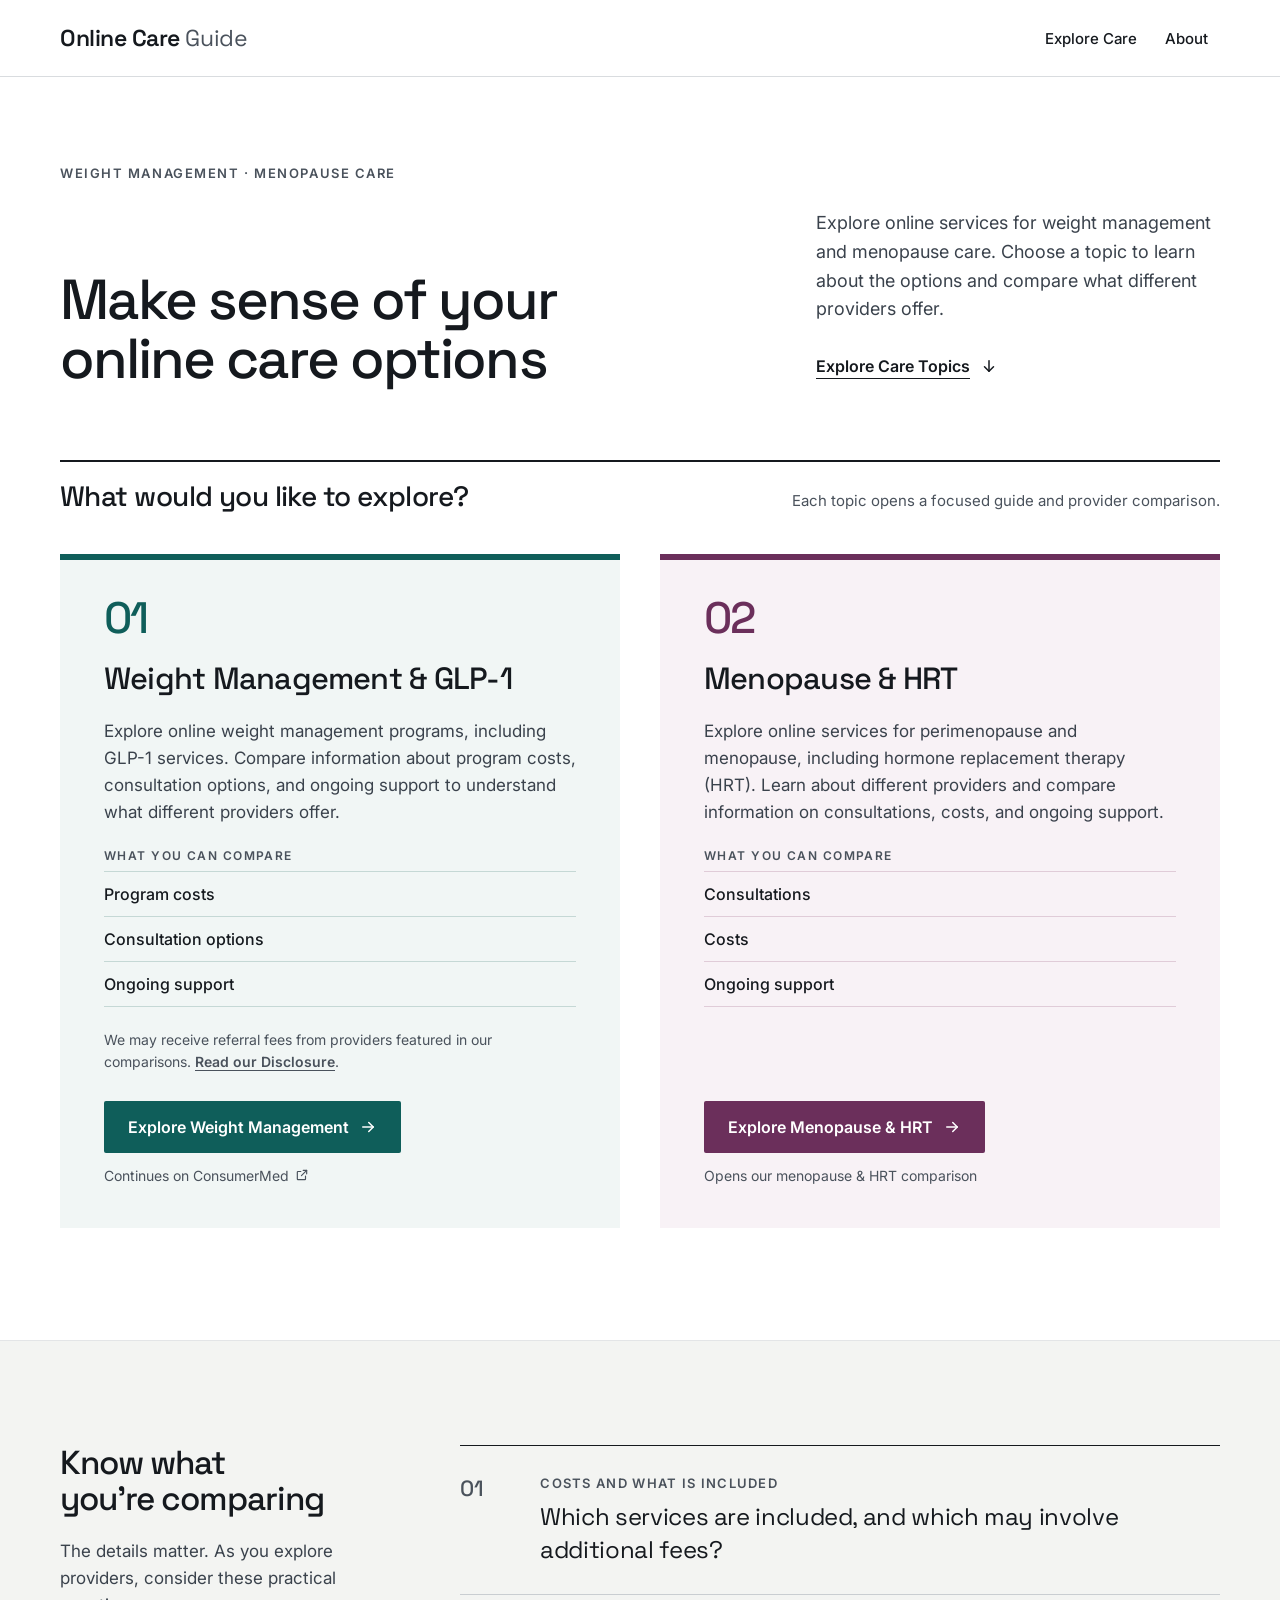
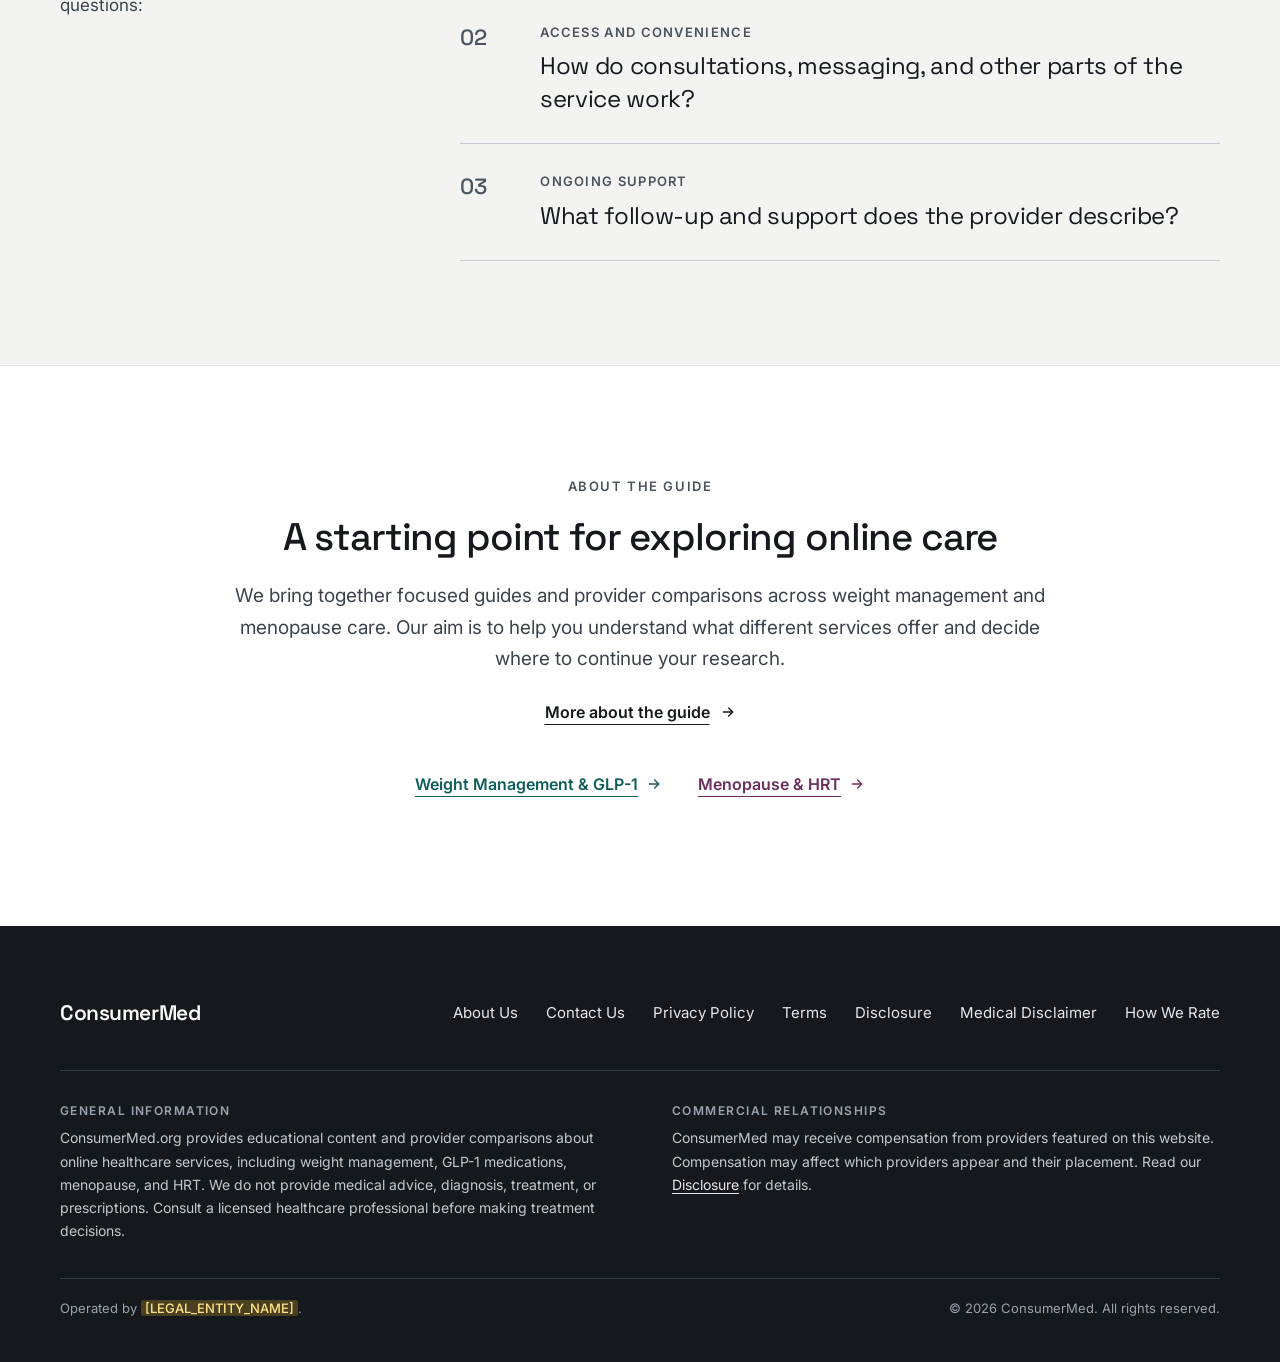
<file: index.html>
<!doctype html>
<!--
  Online Care Guide — homepage, design direction A3. Styles: assets/site.css.

  SWITCHES on <html>:
  - data-brand="separate" (umbrella site, default) | "consumermed" (ConsumerMed root page).
    Swaps the wordmark, weight attribution, ownership note, footer commercial text and copyright name.
    ConsumerMed mode also needs both data-todo="WEIGHT" hrefs changed and the content-pack section 7
    substitutions applied to every page.
  - data-hrt="active" (HRT comparison is live) | "interim" (unavailable; links go to menopause-hrt/).
    Set the same value on every page.

  BEFORE GOING LIVE: resolve every data-todo and every highlighted field in square brackets; no placeholder may remain. See 04-publishing.
-->
<html lang="en" data-brand="separate" data-hrt="active">
<head>
<meta charset="utf-8">
<meta name="viewport" content="width=device-width, initial-scale=1">
<title>Online Care Guide | Weight Management and Menopause Care</title>
<meta name="description" content="Explore online care resources for weight management and menopause. Compare program information, understand practical differences, and continue your research.">
<meta property="og:title" content="Online Care Guide">
<meta property="og:description" content="A starting point for exploring online weight management and menopause care.">
<meta property="og:type" content="website">
<!-- INTERIM: keeps the working-title site out of search results. Remove at the final launch. -->
<meta name="robots" content="noindex">
<link rel="preconnect" href="https://fonts.googleapis.com">
<link rel="preconnect" href="https://fonts.gstatic.com" crossorigin>
<link rel="stylesheet" href="https://fonts.googleapis.com/css2?family=Inter:wght@400;500;600&family=Space+Grotesk:wght@400;500;600&display=swap">
<link rel="stylesheet" href="assets/site.css">
</head>
<body>
<a class="skip-link" href="#main">Skip to content</a>

<header class="site-header">
  <div class="container site-header__bar">
    <a class="wordmark" href="./">
      <span data-only="separate">Online Care <span class="wordmark__light">Guide</span></span>
      <span data-only="consumermed">ConsumerMed</span>
    </a>
    <nav class="nav" aria-label="Main">
      <a href="#topics">Explore Care</a>
      <a href="about/">About</a>
    </nav>
  </div>
</header>

<main id="main">
  <section class="container opening" aria-labelledby="page-title">
    <p class="kicker">Weight management · Menopause care</p>
    <div class="opening__row">
      <h1 id="page-title">Make sense of your online care options</h1>
      <div class="opening__aside">
        <p class="lead" data-hrt-only="active">Explore online services for weight management and menopause care. Choose a topic to learn about the options and compare what different providers offer.</p>
        <a class="text-link" href="#topics">Explore Care Topics<svg width="18" height="18" viewBox="0 0 24 24" fill="none" stroke="currentColor" stroke-width="2" stroke-linecap="round" stroke-linejoin="round" aria-hidden="true"><path d="M12 5v14"/><path d="M6 13l6 6 6-6"/></svg></a>
      </div>
    </div>
  </section>

  <section class="container topics" id="topics" aria-labelledby="topics-title">
    <div class="topics__head">
      <h2 id="topics-title">What would you like to explore?</h2>
      <p class="topics__sub" data-hrt-only="active">Each topic opens a focused guide and provider comparison.</p>
    </div>

    <div class="topics__grid">
      <article class="card card--weight" aria-labelledby="weight-title">
        <span class="card__num" aria-hidden="true">01</span>
        <h3 id="weight-title">Weight Management &amp; GLP-1</h3>
        <p class="card__desc">Explore online weight management programs, including GLP-1 services. Compare information about program costs, consultation options, and ongoing support to understand what different providers offer.</p>
        <div>
          <p class="label" id="weight-compare">What you can compare</p>
          <ul class="compare-list" aria-labelledby="weight-compare">
            <li>Program costs</li>
            <li>Consultation options</li>
            <li>Ongoing support</li>
          </ul>
        </div>
        <p class="card__note" id="weight-note">
          We may receive referral fees from providers featured in our comparisons. <a href="disclosure/">Read our Disclosure</a>.
        </p>
        <div class="card__cta">
          <!-- data-todo="WEIGHT": in consumermed mode replace this href with the weight comparison's internal path -->
          <a class="btn" href="https://www.consumermed.org/" aria-describedby="weight-attr" data-todo="WEIGHT" target="_blank" rel="noopener">Explore Weight Management<svg width="18" height="18" viewBox="0 0 24 24" fill="none" stroke="currentColor" stroke-width="2" stroke-linecap="round" stroke-linejoin="round" aria-hidden="true"><path d="M5 12h14"/><path d="M13 6l6 6-6 6"/></svg><span class="visually-hidden"> (opens in a new tab)</span></a>
          <span class="attribution" id="weight-attr">
            <span data-only="separate">Continues on ConsumerMed<svg width="14" height="14" viewBox="0 0 24 24" fill="none" stroke="currentColor" stroke-width="2" stroke-linecap="round" stroke-linejoin="round" aria-hidden="true"><path d="M14 4h6v6"/><path d="M20 4l-9 9"/><path d="M18 14v5a1 1 0 0 1-1 1H5a1 1 0 0 1-1-1V7a1 1 0 0 1 1-1h5"/></svg></span>
            <span data-only="consumermed">Opens our weight management comparison</span>
          </span>
        </div>
      </article>

      <article class="card card--meno" aria-labelledby="meno-title">
        <span class="card__num" aria-hidden="true">02</span>
        <h3 id="meno-title">Menopause &amp; HRT</h3>
        <p class="card__desc" data-hrt-only="active">Explore online services for perimenopause and menopause, including hormone replacement therapy (HRT). Learn about different providers and compare information on consultations, costs, and ongoing support.</p>
        <div>
          <p class="label" id="meno-compare"><span data-hrt-only="active">What you can compare</span></p>
          <ul class="compare-list" aria-labelledby="meno-compare">
            <li>Consultations</li>
            <li>Costs</li>
            <li>Ongoing support</li>
          </ul>
        </div>
        <!-- Optional, active state only, once the arrangement is confirmed (content pack, section 6):
             <p class="card__note">The linked menopause and HRT guide is under common ownership with Online Care Guide and may receive referral fees from featured providers. <a href="disclosure/">Read our Disclosure</a>.</p> -->
        <div class="card__cta" data-hrt-only="active">
          <!-- data-todo="HRT": replace with the verified HRT resource URL from the owner (never the old third-party HRT domain; see CLAUDE.md) -->
          <a class="btn" href="#HRT_DESTINATION_TBD" aria-describedby="meno-attr" data-todo="HRT">Explore Menopause &amp; HRT<svg width="18" height="18" viewBox="0 0 24 24" fill="none" stroke="currentColor" stroke-width="2" stroke-linecap="round" stroke-linejoin="round" aria-hidden="true"><path d="M5 12h14"/><path d="M13 6l6 6-6 6"/></svg></a>
          <span class="attribution" id="meno-attr">Opens our menopause &amp; HRT comparison</span>
        </div>
      </article>
    </div>
  </section>

  <section class="compare" aria-labelledby="compare-title">
    <div class="container compare__inner">
      <div class="compare__intro">
        <h2 id="compare-title">Know what you're comparing</h2>
        <p>The details matter. As you explore providers, consider these practical questions:</p>
      </div>
      <ol class="questions">
        <li>
          <span class="questions__num" aria-hidden="true">01</span>
          <div>
            <h3>Costs and what is included</h3>
            <p>Which services are included, and which may involve additional fees?</p>
          </div>
        </li>
        <li>
          <span class="questions__num" aria-hidden="true">02</span>
          <div>
            <h3>Access and convenience</h3>
            <p>How do consultations, messaging, and other parts of the service work?</p>
          </div>
        </li>
        <li>
          <span class="questions__num" aria-hidden="true">03</span>
          <div>
            <h3>Ongoing support</h3>
            <p>What follow-up and support does the provider describe?</p>
          </div>
        </li>
      </ol>
    </div>
  </section>

  <section class="container about" id="about" aria-labelledby="about-title">
    <div class="about__inner">
      <p class="kicker">About the guide</p>
      <h2 id="about-title">A starting point for exploring online care</h2>
      <p class="about__body" data-hrt-only="active">We bring together focused guides and provider comparisons across weight management and menopause care. Our aim is to help you understand what different services offer and decide where to continue your research.</p>
      <a class="text-link about__more" href="about/">More about the guide<svg width="16" height="16" viewBox="0 0 24 24" fill="none" stroke="currentColor" stroke-width="2" stroke-linecap="round" stroke-linejoin="round" aria-hidden="true"><path d="M5 12h14"/><path d="M13 6l6 6-6 6"/></svg></a>
      <div class="about__links">
        <a class="is-weight" href="https://www.consumermed.org/" data-todo="WEIGHT" target="_blank" rel="noopener">Weight Management &amp; GLP-1<svg width="16" height="16" viewBox="0 0 24 24" fill="none" stroke="currentColor" stroke-width="2" stroke-linecap="round" stroke-linejoin="round" aria-hidden="true"><path d="M5 12h14"/><path d="M13 6l6 6-6 6"/></svg><span class="visually-hidden"> (opens in a new tab)</span></a>
        <a class="is-meno" href="#HRT_DESTINATION_TBD" data-todo="HRT" data-hrt-only="active">Menopause &amp; HRT<svg width="16" height="16" viewBox="0 0 24 24" fill="none" stroke="currentColor" stroke-width="2" stroke-linecap="round" stroke-linejoin="round" aria-hidden="true"><path d="M5 12h14"/><path d="M13 6l6 6-6 6"/></svg></a>
      </div>
    </div>
  </section>
</main>

<footer class="site-footer">
  <div class="container site-footer__inner">
    <div class="site-footer__top">
      <p class="footer-wordmark">ConsumerMed</p>
      <nav class="footer-nav" aria-label="Footer">
        <a href="about/">About Us</a>
        <a href="contact/">Contact Us</a>
        <a href="privacy/">Privacy Policy</a>
        <a href="terms/">Terms</a>
        <a href="disclosure/">Disclosure</a>
        <a href="disclaimer/">Medical Disclaimer</a>
        <a href="how-we-rate/">How We Rate</a>
      </nav>
    </div>
    <div class="site-footer__info">
      <div>
        <p class="footer-label">General information</p>
        <p class="footer-copy">ConsumerMed.org provides educational content and provider comparisons about online healthcare services, including weight management, GLP-1 medications, menopause, and HRT. We do not provide medical advice, diagnosis, treatment, or prescriptions. Consult a licensed healthcare professional before making treatment decisions.</p>
      </div>
      <div>
        <p class="footer-label">Commercial relationships</p>
        <p class="footer-copy">ConsumerMed may receive compensation from providers featured on this website. Compensation may affect which providers appear and their placement. Read our <a href="disclosure/">Disclosure</a> for details.</p>
      </div>
    </div>
    <div class="site-footer__legal">
      <p>Operated by <span class="ph">[LEGAL_ENTITY_NAME]</span>.</p>
      <p>© 2026 ConsumerMed. All rights reserved.</p>
    </div>
  </div>
</footer>

</body>
</html>
</file>
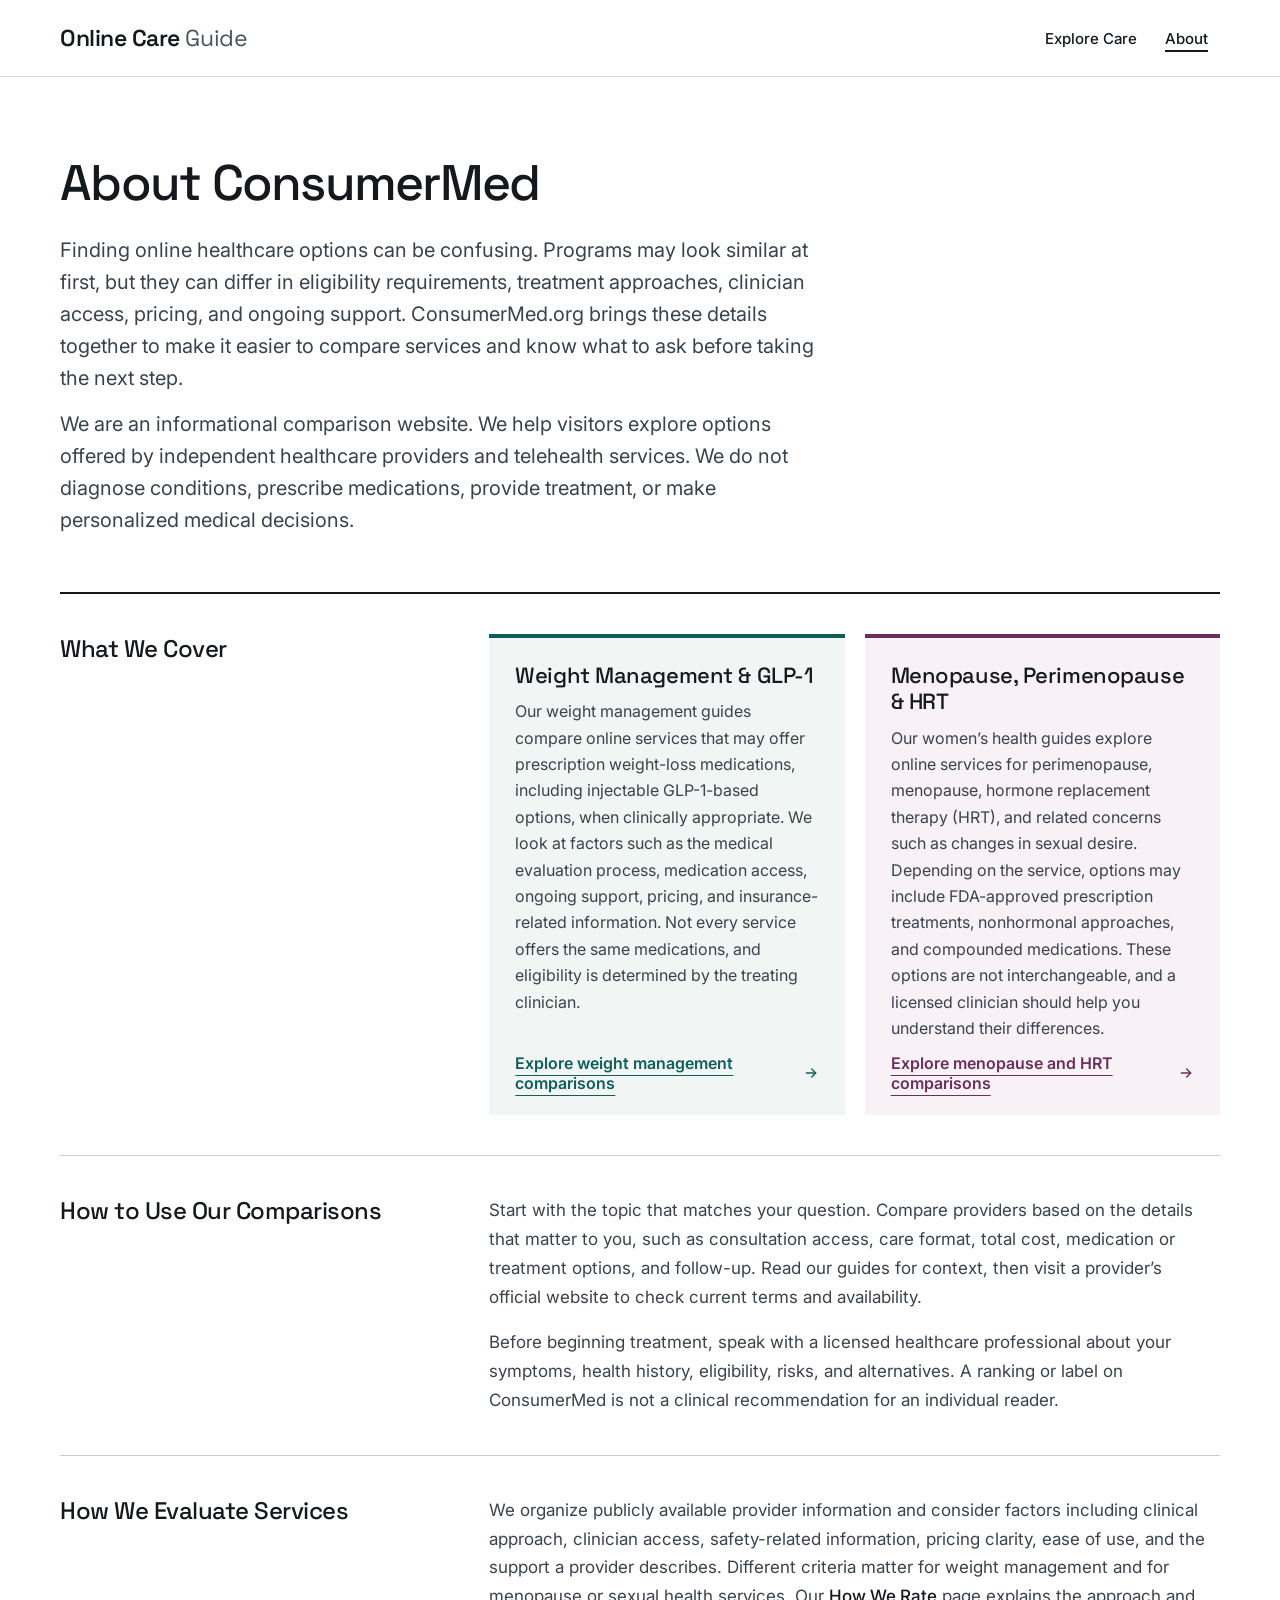
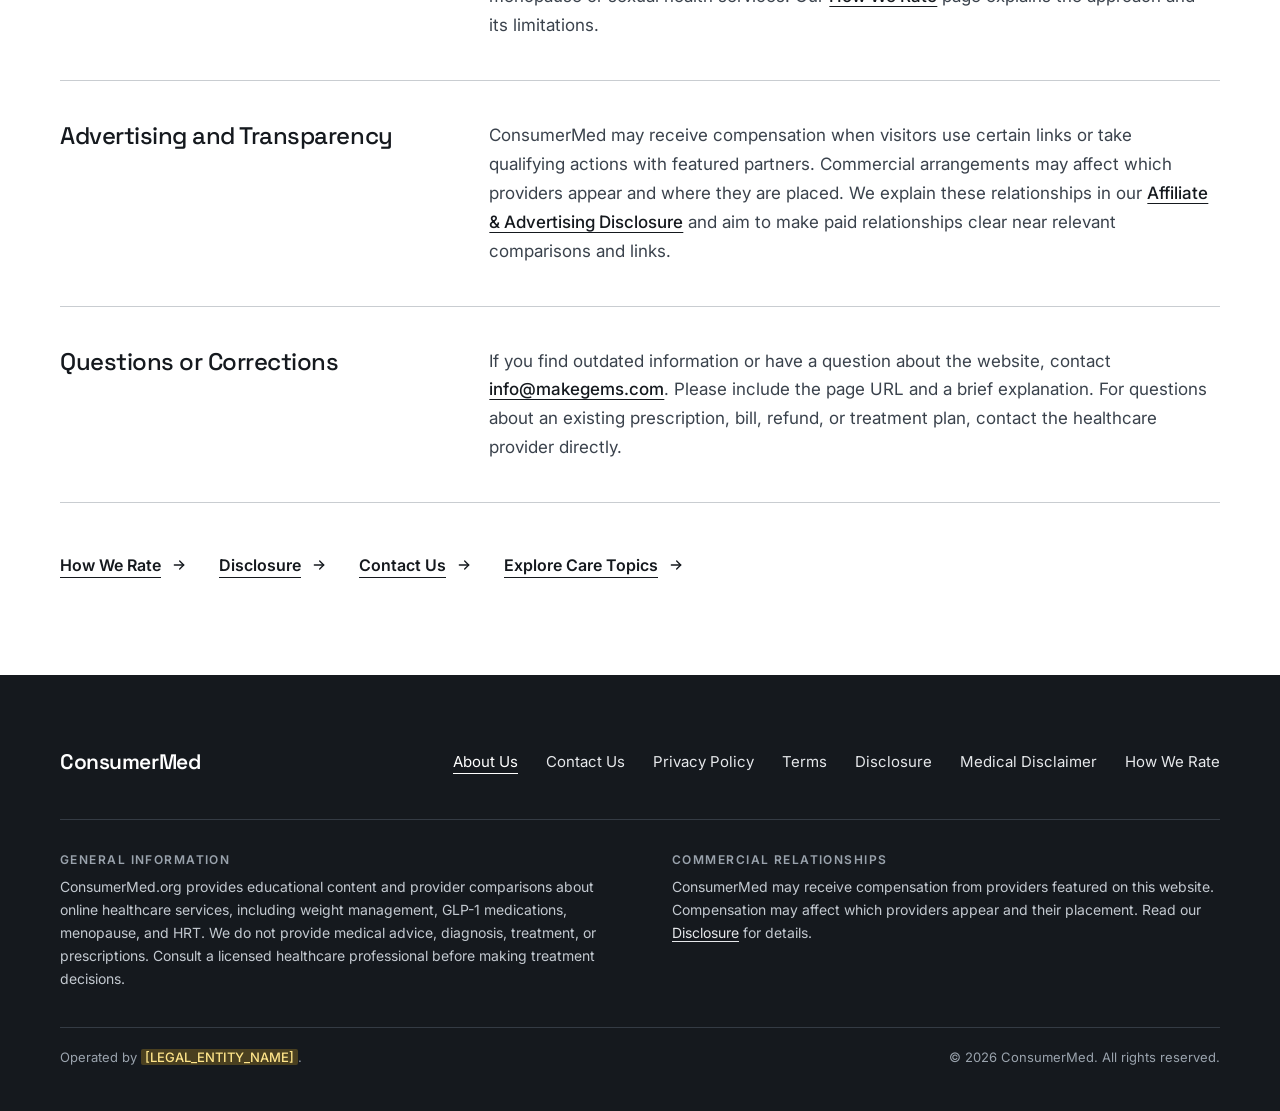
<file: about/index.html>
<!doctype html>
<html lang="en" data-brand="separate" data-hrt="active">
<head>
<meta charset="utf-8">
<meta name="viewport" content="width=device-width, initial-scale=1">
<title>About ConsumerMed | Online Health Provider Comparisons</title>
<meta name="description" content="Learn how ConsumerMed helps people compare online weight management, GLP-1, menopause, and HRT services, and understand our editorial and commercial approach.">
<!-- INTERIM: keeps the working-title site out of search results. Remove at the final launch. -->
<meta name="robots" content="noindex">
<link rel="preconnect" href="https://fonts.googleapis.com">
<link rel="preconnect" href="https://fonts.gstatic.com" crossorigin>
<link rel="stylesheet" href="https://fonts.googleapis.com/css2?family=Inter:wght@400;500;600&family=Space+Grotesk:wght@400;500;600&display=swap">
<link rel="stylesheet" href="../assets/site.css">
</head>
<body>
<div class="page">
<a class="skip-link" href="#main">Skip to content</a>
<header class="site-header">
<div class="container site-header__bar">
<a class="wordmark" href="../"><span>Online Care <span class="wordmark__light">Guide</span></span></a>
<nav class="nav" aria-label="Main">
<a href="../#topics">Explore Care</a>
<a href="../about/" aria-current="page">About</a>
</nav>
</div>
</header>

<main id="main">
<div class="container page-head">
<h1>About ConsumerMed</h1>
<div class="page-lead">
<p>Finding online healthcare options can be confusing. Programs may look similar at first, but they can differ in eligibility requirements, treatment approaches, clinician access, pricing, and ongoing support. ConsumerMed.org brings these details together to make it easier to compare services and know what to ask before taking the next step.</p>
<p>We are an informational comparison website. We help visitors explore options offered by independent healthcare providers and telehealth services. We do not diagnose conditions, prescribe medications, provide treatment, or make personalized medical decisions.</p>
</div>
</div>

<div class="container page-body">
<div class="rows">

<section class="row" aria-labelledby="what-we-cover">
<h2 class="row__title" id="what-we-cover">What We Cover</h2>
<div class="topic-tiles">
<article class="topic-tile" aria-labelledby="tile-weight">
<h3 id="tile-weight">Weight Management &amp; GLP-1</h3>
<p>Our weight management guides compare online services that may offer prescription weight-loss medications, including injectable GLP-1-based options, when clinically appropriate. We look at factors such as the medical evaluation process, medication access, ongoing support, pricing, and insurance-related information. Not every service offers the same medications, and eligibility is determined by the treating clinician.</p>
<a class="text-link" href="https://www.consumermed.org/" data-todo="WEIGHT" target="_blank" rel="noopener">Explore weight management comparisons<span class="visually-hidden"> (opens in a new tab)</span><svg width="16" height="16" viewBox="0 0 24 24" fill="none" stroke="currentColor" stroke-width="2" stroke-linecap="round" stroke-linejoin="round" aria-hidden="true"><path d="M5 12h14"></path><path d="M13 6l6 6-6 6"></path></svg></a>
</article>
<article class="topic-tile topic-tile--meno" aria-labelledby="tile-meno">
<h3 id="tile-meno">Menopause, Perimenopause &amp; HRT</h3>
<p>Our women’s health guides explore online services for perimenopause, menopause, hormone replacement therapy (HRT), and related concerns such as changes in sexual desire. Depending on the service, options may include FDA-approved prescription treatments, nonhormonal approaches, and compounded medications. These options are not interchangeable, and a licensed clinician should help you understand their differences.</p>
<a class="text-link" href="#HRT_DESTINATION_TBD" data-todo="HRT">Explore menopause and HRT comparisons<svg width="16" height="16" viewBox="0 0 24 24" fill="none" stroke="currentColor" stroke-width="2" stroke-linecap="round" stroke-linejoin="round" aria-hidden="true"><path d="M5 12h14"></path><path d="M13 6l6 6-6 6"></path></svg></a>
</article>
</div>
</section>

<section class="row" aria-labelledby="how-to-use">
<h2 class="row__title" id="how-to-use">How to Use Our Comparisons</h2>
<div class="prose">
<p>Start with the topic that matches your question. Compare providers based on the details that matter to you, such as consultation access, care format, total cost, medication or treatment options, and follow-up. Read our guides for context, then visit a provider’s official website to check current terms and availability.</p>
<p>Before beginning treatment, speak with a licensed healthcare professional about your symptoms, health history, eligibility, risks, and alternatives. A ranking or label on ConsumerMed is not a clinical recommendation for an individual reader.</p>
</div>
</section>

<section class="row" aria-labelledby="how-we-evaluate">
<h2 class="row__title" id="how-we-evaluate">How We Evaluate Services</h2>
<div class="prose">
<p>We organize publicly available provider information and consider factors including clinical approach, clinician access, safety-related information, pricing clarity, ease of use, and the support a provider describes. Different criteria matter for weight management and for menopause or sexual health services. Our <a href="../how-we-rate/">How We Rate</a> page explains the approach and its limitations.</p>
</div>
</section>

<section class="row" aria-labelledby="advertising">
<h2 class="row__title" id="advertising">Advertising and Transparency</h2>
<div class="prose">
<p>ConsumerMed may receive compensation when visitors use certain links or take qualifying actions with featured partners. Commercial arrangements may affect which providers appear and where they are placed. We explain these relationships in our <a href="../disclosure/">Affiliate &amp; Advertising Disclosure</a> and aim to make paid relationships clear near relevant comparisons and links.</p>
</div>
</section>

<section class="row" aria-labelledby="questions">
<h2 class="row__title" id="questions">Questions or Corrections</h2>
<div class="prose">
<p>If you find outdated information or have a question about the website, contact <a href="mailto:info@makegems.com">info@makegems.com</a>. Please include the page URL and a brief explanation. For questions about an existing prescription, bill, refund, or treatment plan, contact the healthcare provider directly.</p>
</div>
</section>

</div>
<div class="page-end">
<div class="links">
<a class="text-link" href="../how-we-rate/">How We Rate<svg width="16" height="16" viewBox="0 0 24 24" fill="none" stroke="currentColor" stroke-width="2" stroke-linecap="round" stroke-linejoin="round" aria-hidden="true"><path d="M5 12h14"></path><path d="M13 6l6 6-6 6"></path></svg></a>
<a class="text-link" href="../disclosure/">Disclosure<svg width="16" height="16" viewBox="0 0 24 24" fill="none" stroke="currentColor" stroke-width="2" stroke-linecap="round" stroke-linejoin="round" aria-hidden="true"><path d="M5 12h14"></path><path d="M13 6l6 6-6 6"></path></svg></a>
<a class="text-link" href="../contact/">Contact Us<svg width="16" height="16" viewBox="0 0 24 24" fill="none" stroke="currentColor" stroke-width="2" stroke-linecap="round" stroke-linejoin="round" aria-hidden="true"><path d="M5 12h14"></path><path d="M13 6l6 6-6 6"></path></svg></a>
<a class="text-link" href="../#topics">Explore Care Topics<svg width="16" height="16" viewBox="0 0 24 24" fill="none" stroke="currentColor" stroke-width="2" stroke-linecap="round" stroke-linejoin="round" aria-hidden="true"><path d="M5 12h14"></path><path d="M13 6l6 6-6 6"></path></svg></a>
</div>
</div>
</div>
</main>

<footer class="site-footer">
<div class="container site-footer__inner">
<div class="site-footer__top">
<p class="footer-wordmark">ConsumerMed</p>
<nav class="footer-nav" aria-label="Footer">
<a href="../about/" aria-current="page">About Us</a>
<a href="../contact/">Contact Us</a>
<a href="../privacy/">Privacy Policy</a>
<a href="../terms/">Terms</a>
<a href="../disclosure/">Disclosure</a>
<a href="../disclaimer/">Medical Disclaimer</a>
<a href="../how-we-rate/">How We Rate</a>
</nav>
</div>
<div class="site-footer__info">
<div>
<p class="footer-label">General information</p>
<p class="footer-copy">ConsumerMed.org provides educational content and provider comparisons about online healthcare services, including weight management, GLP-1 medications, menopause, and HRT. We do not provide medical advice, diagnosis, treatment, or prescriptions. Consult a licensed healthcare professional before making treatment decisions.</p>
</div>
<div>
<p class="footer-label">Commercial relationships</p>
<p class="footer-copy">ConsumerMed may receive compensation from providers featured on this website. Compensation may affect which providers appear and their placement. Read our <a href="../disclosure/">Disclosure</a> for details.</p>
</div>
</div>
<div class="site-footer__legal">
<p>Operated by <span class="ph">[LEGAL_ENTITY_NAME]</span>.</p>
<p>© 2026 ConsumerMed. All rights reserved.</p>
</div>
</div>
</footer>
</div>
</body>
</html>
</file>
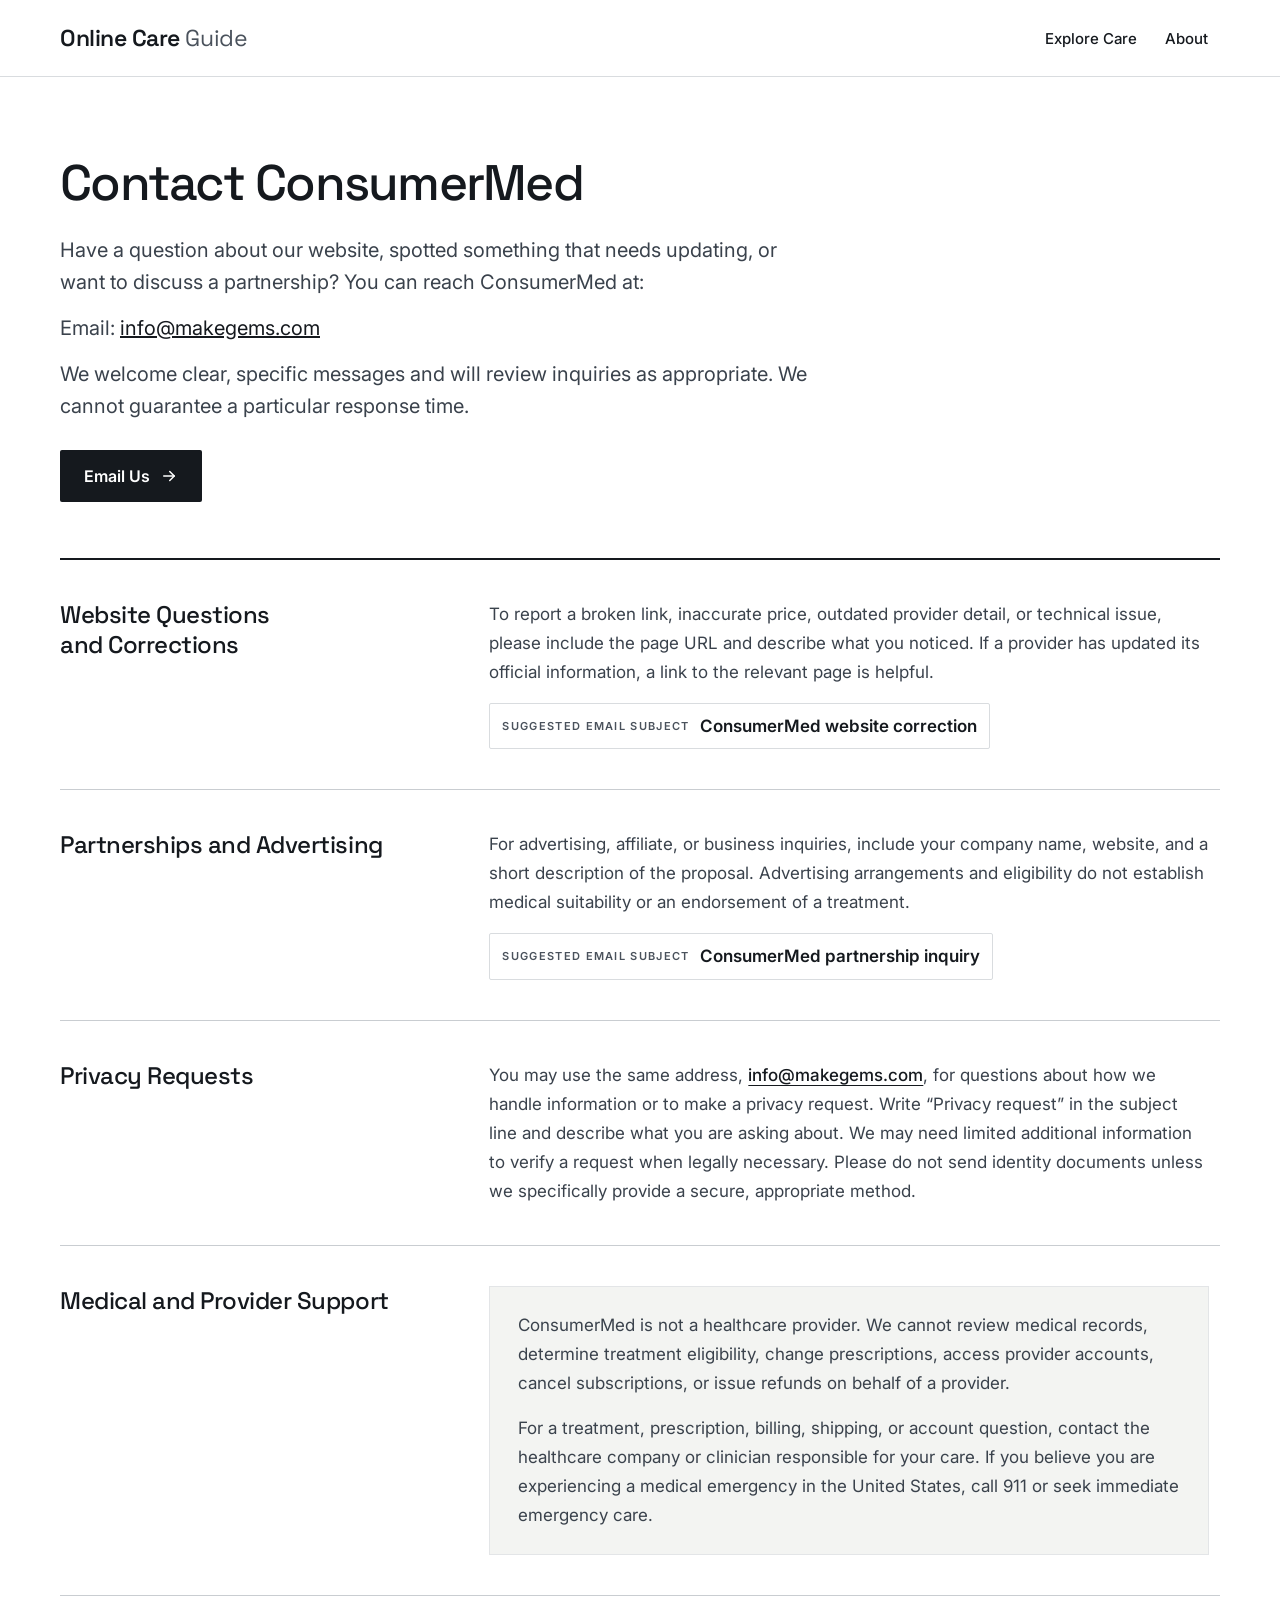
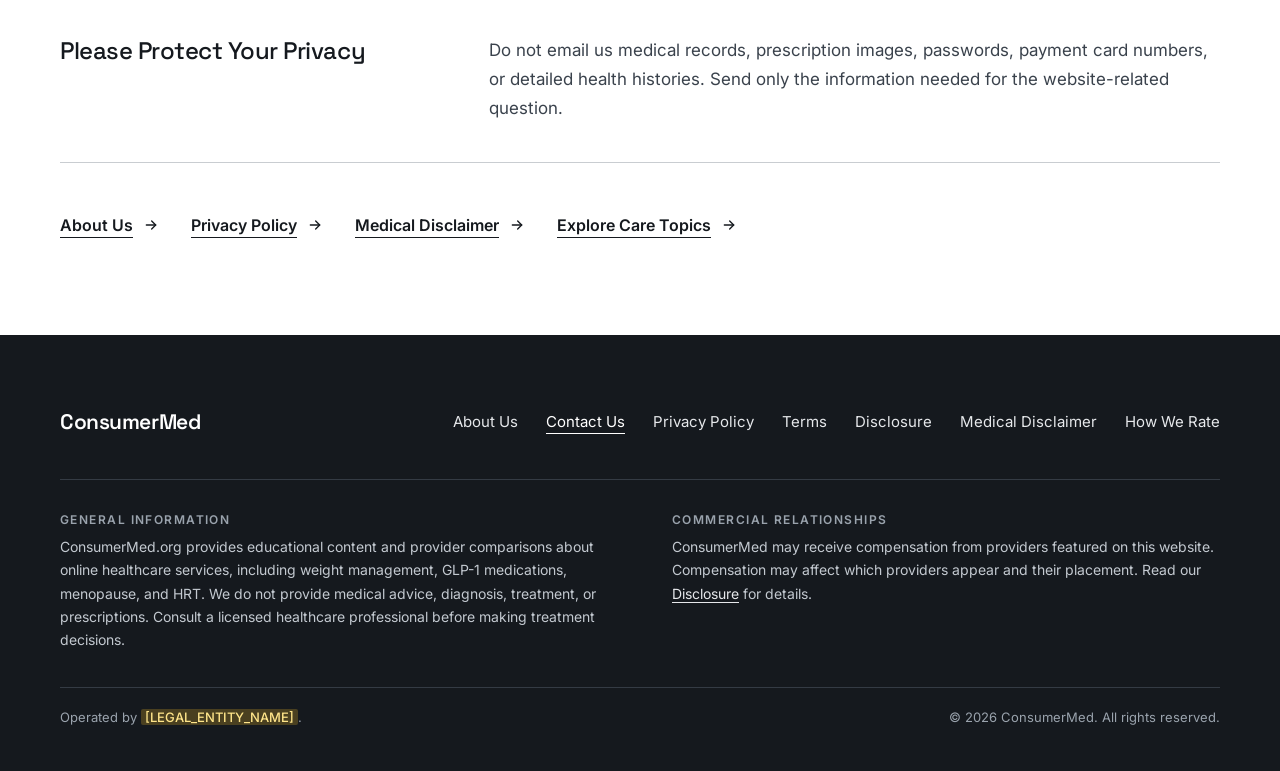
<file: contact/index.html>
<!doctype html>
<html lang="en" data-brand="separate" data-hrt="active">
<head>
<meta charset="utf-8">
<meta name="viewport" content="width=device-width, initial-scale=1">
<title>Contact ConsumerMed | Questions and Corrections</title>
<meta name="description" content="Contact ConsumerMed about website information, corrections, privacy requests, or partnerships. Medical treatment and account questions go to the provider.">
<!-- INTERIM: keeps the working-title site out of search results. Remove at the final launch. -->
<meta name="robots" content="noindex">
<link rel="preconnect" href="https://fonts.googleapis.com">
<link rel="preconnect" href="https://fonts.gstatic.com" crossorigin>
<link rel="stylesheet" href="https://fonts.googleapis.com/css2?family=Inter:wght@400;500;600&family=Space+Grotesk:wght@400;500;600&display=swap">
<link rel="stylesheet" href="../assets/site.css">
</head>
<body>
<div class="page">
<a class="skip-link" href="#main">Skip to content</a>
<header class="site-header">
<div class="container site-header__bar">
<a class="wordmark" href="../"><span>Online Care <span class="wordmark__light">Guide</span></span></a>
<nav class="nav" aria-label="Main">
<a href="../#topics">Explore Care</a>
<a href="../about/">About</a>
</nav>
</div>
</header>

<main id="main">
<div class="container page-head">
<h1>Contact ConsumerMed</h1>
<div class="page-lead">
<p>Have a question about our website, spotted something that needs updating, or want to discuss a partnership? You can reach ConsumerMed at:</p>
<p>Email: <a href="mailto:info@makegems.com">info@makegems.com</a></p>
<p>We welcome clear, specific messages and will review inquiries as appropriate. We cannot guarantee a particular response time.</p>
</div>
<div class="actions">
<a class="btn" href="mailto:info@makegems.com">Email Us<svg width="18" height="18" viewBox="0 0 24 24" fill="none" stroke="currentColor" stroke-width="2" stroke-linecap="round" stroke-linejoin="round" aria-hidden="true"><path d="M5 12h14"></path><path d="M13 6l6 6-6 6"></path></svg></a>
</div>
</div>

<div class="container page-body">
<div class="rows">

<section class="row" aria-labelledby="corrections">
<h2 class="row__title" id="corrections">Website Questions and Corrections</h2>
<div class="prose">
<p>To report a broken link, inaccurate price, outdated provider detail, or technical issue, please include the page URL and describe what you noticed. If a provider has updated its official information, a link to the relevant page is helpful.</p>
<p class="subject"><span class="subject__label">Suggested email subject</span><span class="subject__value">ConsumerMed website correction</span></p>
</div>
</section>

<section class="row" aria-labelledby="partnerships">
<h2 class="row__title" id="partnerships">Partnerships and Advertising</h2>
<div class="prose">
<p>For advertising, affiliate, or business inquiries, include your company name, website, and a short description of the proposal. Advertising arrangements and eligibility do not establish medical suitability or an endorsement of a treatment.</p>
<p class="subject"><span class="subject__label">Suggested email subject</span><span class="subject__value">ConsumerMed partnership inquiry</span></p>
</div>
</section>

<section class="row" aria-labelledby="privacy-requests">
<h2 class="row__title" id="privacy-requests">Privacy Requests</h2>
<div class="prose">
<p>You may use the same address, <a href="mailto:info@makegems.com">info@makegems.com</a>, for questions about how we handle information or to make a privacy request. Write “Privacy request” in the subject line and describe what you are asking about. We may need limited additional information to verify a request when legally necessary. Please do not send identity documents unless we specifically provide a secure, appropriate method.</p>
</div>
</section>

<section class="row" aria-labelledby="provider-support">
<h2 class="row__title" id="provider-support">Medical and Provider Support</h2>
<div class="prose notice">
<p>ConsumerMed is not a healthcare provider. We cannot review medical records, determine treatment eligibility, change prescriptions, access provider accounts, cancel subscriptions, or issue refunds on behalf of a provider.</p>
<p>For a treatment, prescription, billing, shipping, or account question, contact the healthcare company or clinician responsible for your care. If you believe you are experiencing a medical emergency in the United States, call 911 or seek immediate emergency care.</p>
</div>
</section>

<section class="row" aria-labelledby="protect-privacy">
<h2 class="row__title" id="protect-privacy">Please Protect Your Privacy</h2>
<div class="prose">
<p>Do not email us medical records, prescription images, passwords, payment card numbers, or detailed health histories. Send only the information needed for the website-related question.</p>
</div>
</section>

</div>
<div class="page-end">
<div class="links">
<a class="text-link" href="../about/">About Us<svg width="16" height="16" viewBox="0 0 24 24" fill="none" stroke="currentColor" stroke-width="2" stroke-linecap="round" stroke-linejoin="round" aria-hidden="true"><path d="M5 12h14"></path><path d="M13 6l6 6-6 6"></path></svg></a>
<a class="text-link" href="../privacy/">Privacy Policy<svg width="16" height="16" viewBox="0 0 24 24" fill="none" stroke="currentColor" stroke-width="2" stroke-linecap="round" stroke-linejoin="round" aria-hidden="true"><path d="M5 12h14"></path><path d="M13 6l6 6-6 6"></path></svg></a>
<a class="text-link" href="../disclaimer/">Medical Disclaimer<svg width="16" height="16" viewBox="0 0 24 24" fill="none" stroke="currentColor" stroke-width="2" stroke-linecap="round" stroke-linejoin="round" aria-hidden="true"><path d="M5 12h14"></path><path d="M13 6l6 6-6 6"></path></svg></a>
<a class="text-link" href="../#topics">Explore Care Topics<svg width="16" height="16" viewBox="0 0 24 24" fill="none" stroke="currentColor" stroke-width="2" stroke-linecap="round" stroke-linejoin="round" aria-hidden="true"><path d="M5 12h14"></path><path d="M13 6l6 6-6 6"></path></svg></a>
</div>
</div>
</div>
</main>

<footer class="site-footer">
<div class="container site-footer__inner">
<div class="site-footer__top">
<p class="footer-wordmark">ConsumerMed</p>
<nav class="footer-nav" aria-label="Footer">
<a href="../about/">About Us</a>
<a href="../contact/" aria-current="page">Contact Us</a>
<a href="../privacy/">Privacy Policy</a>
<a href="../terms/">Terms</a>
<a href="../disclosure/">Disclosure</a>
<a href="../disclaimer/">Medical Disclaimer</a>
<a href="../how-we-rate/">How We Rate</a>
</nav>
</div>
<div class="site-footer__info">
<div>
<p class="footer-label">General information</p>
<p class="footer-copy">ConsumerMed.org provides educational content and provider comparisons about online healthcare services, including weight management, GLP-1 medications, menopause, and HRT. We do not provide medical advice, diagnosis, treatment, or prescriptions. Consult a licensed healthcare professional before making treatment decisions.</p>
</div>
<div>
<p class="footer-label">Commercial relationships</p>
<p class="footer-copy">ConsumerMed may receive compensation from providers featured on this website. Compensation may affect which providers appear and their placement. Read our <a href="../disclosure/">Disclosure</a> for details.</p>
</div>
</div>
<div class="site-footer__legal">
<p>Operated by <span class="ph">[LEGAL_ENTITY_NAME]</span>.</p>
<p>© 2026 ConsumerMed. All rights reserved.</p>
</div>
</div>
</footer>
</div>
</body>
</html>
</file>
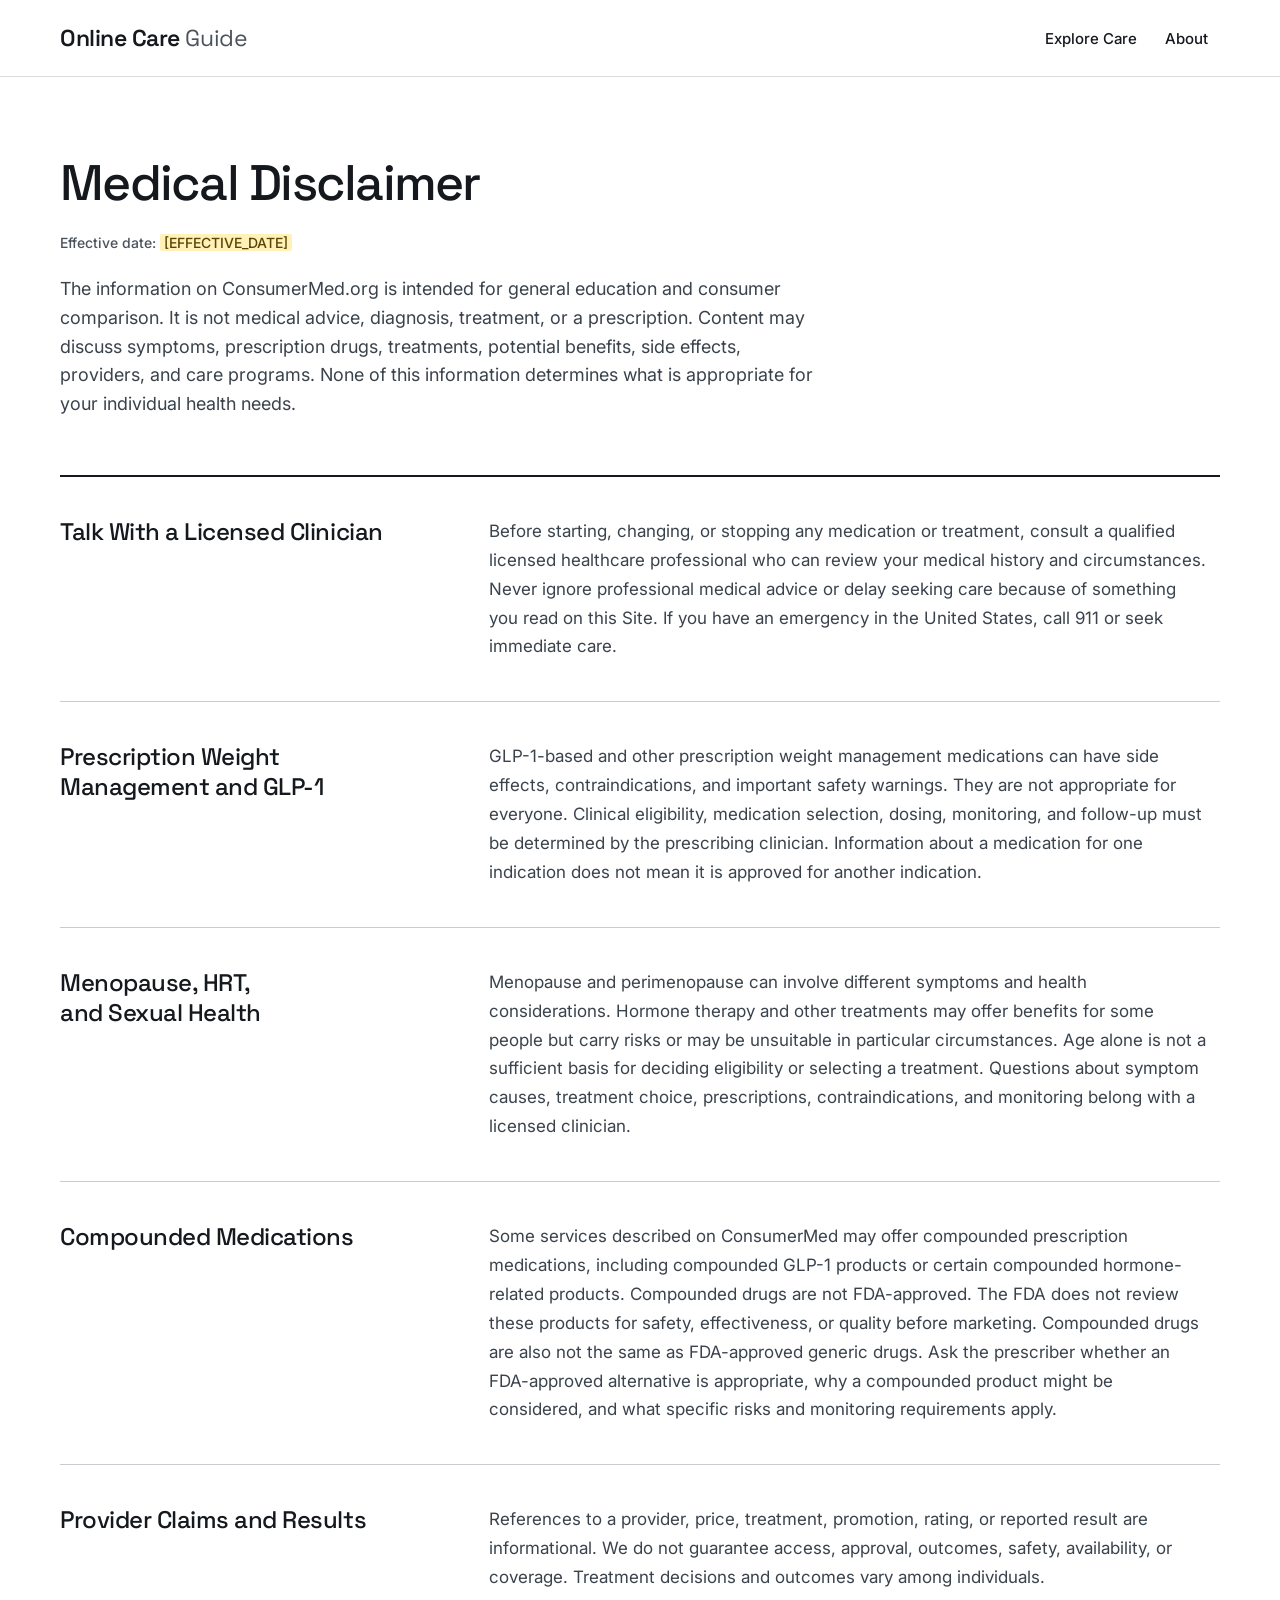
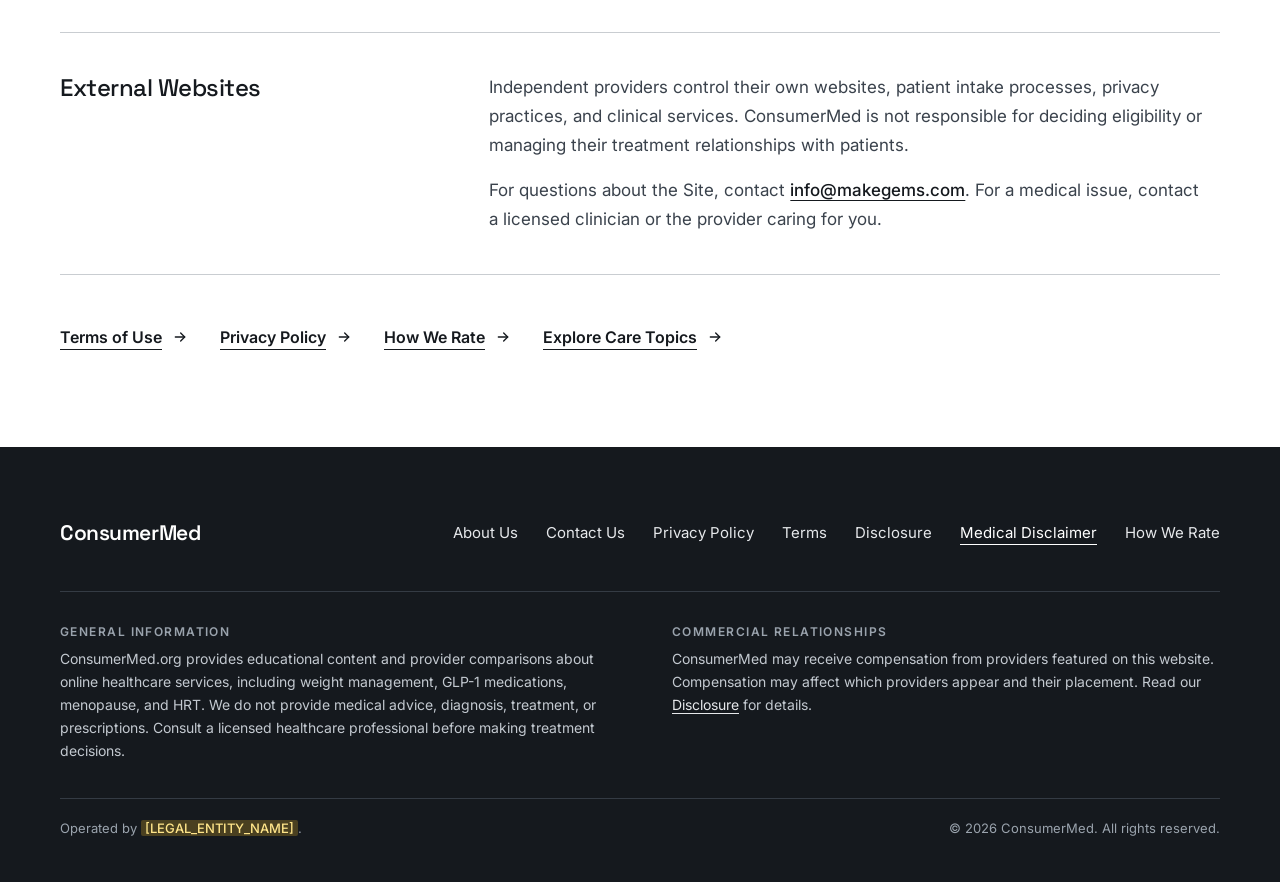
<file: disclaimer/index.html>
<!doctype html>
<html lang="en" data-brand="separate" data-hrt="active">
<head>
<meta charset="utf-8">
<meta name="viewport" content="width=device-width, initial-scale=1">
<title>Medical Disclaimer | ConsumerMed.org</title>
<meta name="description" content="Important medical information for ConsumerMed’s GLP-1, weight management, menopause, and HRT comparisons, including compounded medication notes.">
<!-- INTERIM: keeps the working-title site out of search results. Remove at the final launch. -->
<meta name="robots" content="noindex">
<link rel="preconnect" href="https://fonts.googleapis.com">
<link rel="preconnect" href="https://fonts.gstatic.com" crossorigin>
<link rel="stylesheet" href="https://fonts.googleapis.com/css2?family=Inter:wght@400;500;600&family=Space+Grotesk:wght@400;500;600&display=swap">
<link rel="stylesheet" href="../assets/site.css">
</head>
<body>
<div class="page">
<a class="skip-link" href="#main">Skip to content</a>
<header class="site-header">
<div class="container site-header__bar">
<a class="wordmark" href="../"><span>Online Care <span class="wordmark__light">Guide</span></span></a>
<nav class="nav" aria-label="Main">
<a href="../#topics">Explore Care</a>
<a href="../about/">About</a>
</nav>
</div>
</header>

<main id="main">
<div class="container page-head page-head--policy">
<h1>Medical Disclaimer</h1>
<p class="page-meta">Effective date: <span class="ph">[EFFECTIVE_DATE]</span></p>
<div class="page-lead">
<p>The information on ConsumerMed.org is intended for general education and consumer comparison. It is not medical advice, diagnosis, treatment, or a prescription. Content may discuss symptoms, prescription drugs, treatments, potential benefits, side effects, providers, and care programs. None of this information determines what is appropriate for your individual health needs.</p>
</div>
</div>

<div class="container page-body">
<div class="rows">

<section class="row" aria-labelledby="clinician">
<h2 class="row__title" id="clinician">Talk With a Licensed Clinician</h2>
<div class="prose">
<p>Before starting, changing, or stopping any medication or treatment, consult a qualified licensed healthcare professional who can review your medical history and circumstances. Never ignore professional medical advice or delay seeking care because of something you read on this Site. If you have an emergency in the United States, call 911 or seek immediate care.</p>
</div>
</section>

<section class="row" aria-labelledby="glp1">
<h2 class="row__title" id="glp1">Prescription Weight Management and GLP-1</h2>
<div class="prose">
<p>GLP-1-based and other prescription weight management medications can have side effects, contraindications, and important safety warnings. They are not appropriate for everyone. Clinical eligibility, medication selection, dosing, monitoring, and follow-up must be determined by the prescribing clinician. Information about a medication for one indication does not mean it is approved for another indication.</p>
</div>
</section>

<section class="row" aria-labelledby="menopause">
<h2 class="row__title" id="menopause">Menopause, HRT, and Sexual Health</h2>
<div class="prose">
<p>Menopause and perimenopause can involve different symptoms and health considerations. Hormone therapy and other treatments may offer benefits for some people but carry risks or may be unsuitable in particular circumstances. Age alone is not a sufficient basis for deciding eligibility or selecting a treatment. Questions about symptom causes, treatment choice, prescriptions, contraindications, and monitoring belong with a licensed clinician.</p>
</div>
</section>

<section class="row" aria-labelledby="compounded">
<h2 class="row__title" id="compounded">Compounded Medications</h2>
<div class="prose">
<p>Some services described on ConsumerMed may offer compounded prescription medications, including compounded GLP-1 products or certain compounded hormone-related products. Compounded drugs are not FDA-approved. The FDA does not review these products for safety, effectiveness, or quality before marketing. Compounded drugs are also not the same as FDA-approved generic drugs. Ask the prescriber whether an FDA-approved alternative is appropriate, why a compounded product might be considered, and what specific risks and monitoring requirements apply.</p>
</div>
</section>

<section class="row" aria-labelledby="claims">
<h2 class="row__title" id="claims">Provider Claims and Results</h2>
<div class="prose">
<p>References to a provider, price, treatment, promotion, rating, or reported result are informational. We do not guarantee access, approval, outcomes, safety, availability, or coverage. Treatment decisions and outcomes vary among individuals.</p>
</div>
</section>

<section class="row" aria-labelledby="external">
<h2 class="row__title" id="external">External Websites</h2>
<div class="prose">
<p>Independent providers control their own websites, patient intake processes, privacy practices, and clinical services. ConsumerMed is not responsible for deciding eligibility or managing their treatment relationships with patients.</p>
<p>For questions about the Site, contact <a href="mailto:info@makegems.com">info@makegems.com</a>. For a medical issue, contact a licensed clinician or the provider caring for you.</p>
</div>
</section>

</div>
<div class="page-end">
<div class="links">
<a class="text-link" href="../terms/">Terms of Use<svg width="16" height="16" viewBox="0 0 24 24" fill="none" stroke="currentColor" stroke-width="2" stroke-linecap="round" stroke-linejoin="round" aria-hidden="true"><path d="M5 12h14"></path><path d="M13 6l6 6-6 6"></path></svg></a>
<a class="text-link" href="../privacy/">Privacy Policy<svg width="16" height="16" viewBox="0 0 24 24" fill="none" stroke="currentColor" stroke-width="2" stroke-linecap="round" stroke-linejoin="round" aria-hidden="true"><path d="M5 12h14"></path><path d="M13 6l6 6-6 6"></path></svg></a>
<a class="text-link" href="../how-we-rate/">How We Rate<svg width="16" height="16" viewBox="0 0 24 24" fill="none" stroke="currentColor" stroke-width="2" stroke-linecap="round" stroke-linejoin="round" aria-hidden="true"><path d="M5 12h14"></path><path d="M13 6l6 6-6 6"></path></svg></a>
<a class="text-link" href="../#topics">Explore Care Topics<svg width="16" height="16" viewBox="0 0 24 24" fill="none" stroke="currentColor" stroke-width="2" stroke-linecap="round" stroke-linejoin="round" aria-hidden="true"><path d="M5 12h14"></path><path d="M13 6l6 6-6 6"></path></svg></a>
</div>
</div>
</div>
</main>

<footer class="site-footer">
<div class="container site-footer__inner">
<div class="site-footer__top">
<p class="footer-wordmark">ConsumerMed</p>
<nav class="footer-nav" aria-label="Footer">
<a href="../about/">About Us</a>
<a href="../contact/">Contact Us</a>
<a href="../privacy/">Privacy Policy</a>
<a href="../terms/">Terms</a>
<a href="../disclosure/">Disclosure</a>
<a href="../disclaimer/" aria-current="page">Medical Disclaimer</a>
<a href="../how-we-rate/">How We Rate</a>
</nav>
</div>
<div class="site-footer__info">
<div>
<p class="footer-label">General information</p>
<p class="footer-copy">ConsumerMed.org provides educational content and provider comparisons about online healthcare services, including weight management, GLP-1 medications, menopause, and HRT. We do not provide medical advice, diagnosis, treatment, or prescriptions. Consult a licensed healthcare professional before making treatment decisions.</p>
</div>
<div>
<p class="footer-label">Commercial relationships</p>
<p class="footer-copy">ConsumerMed may receive compensation from providers featured on this website. Compensation may affect which providers appear and their placement. Read our <a href="../disclosure/">Disclosure</a> for details.</p>
</div>
</div>
<div class="site-footer__legal">
<p>Operated by <span class="ph">[LEGAL_ENTITY_NAME]</span>.</p>
<p>© 2026 ConsumerMed. All rights reserved.</p>
</div>
</div>
</footer>
</div>
</body>
</html>
</file>
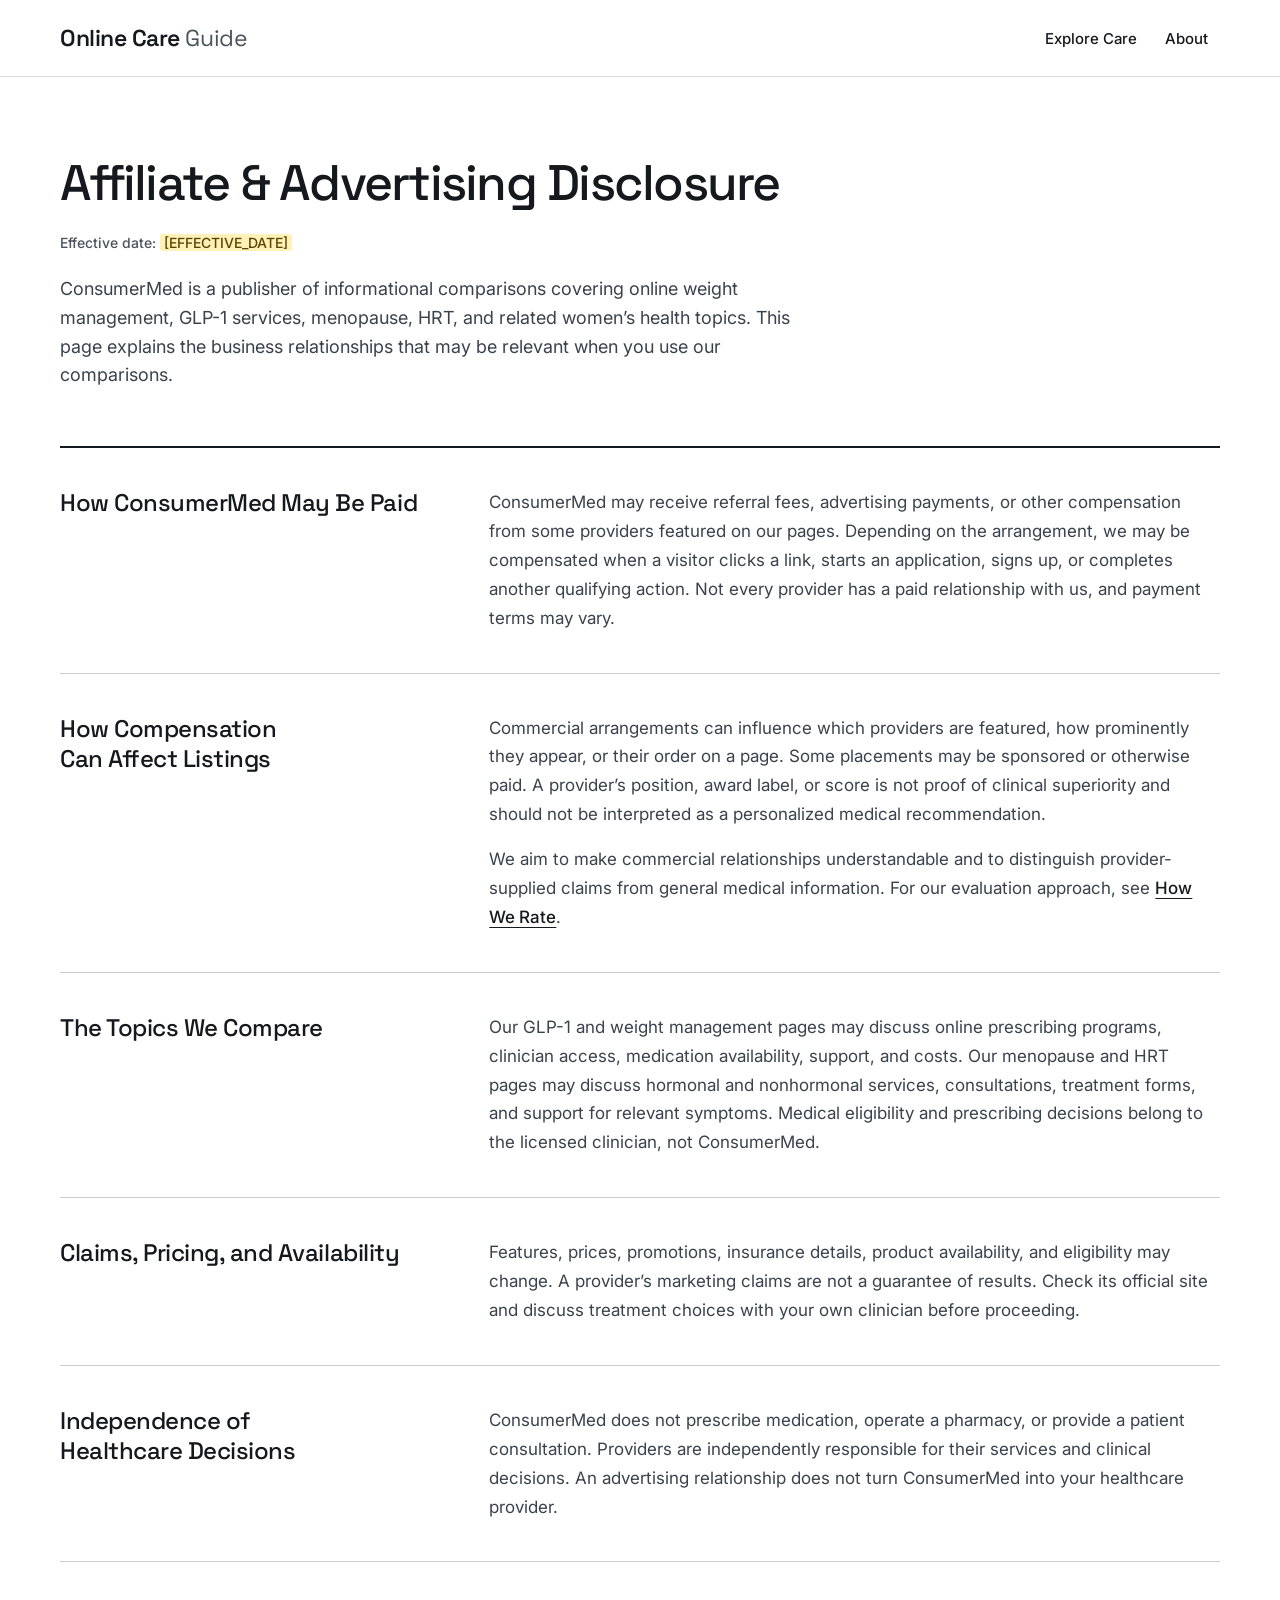
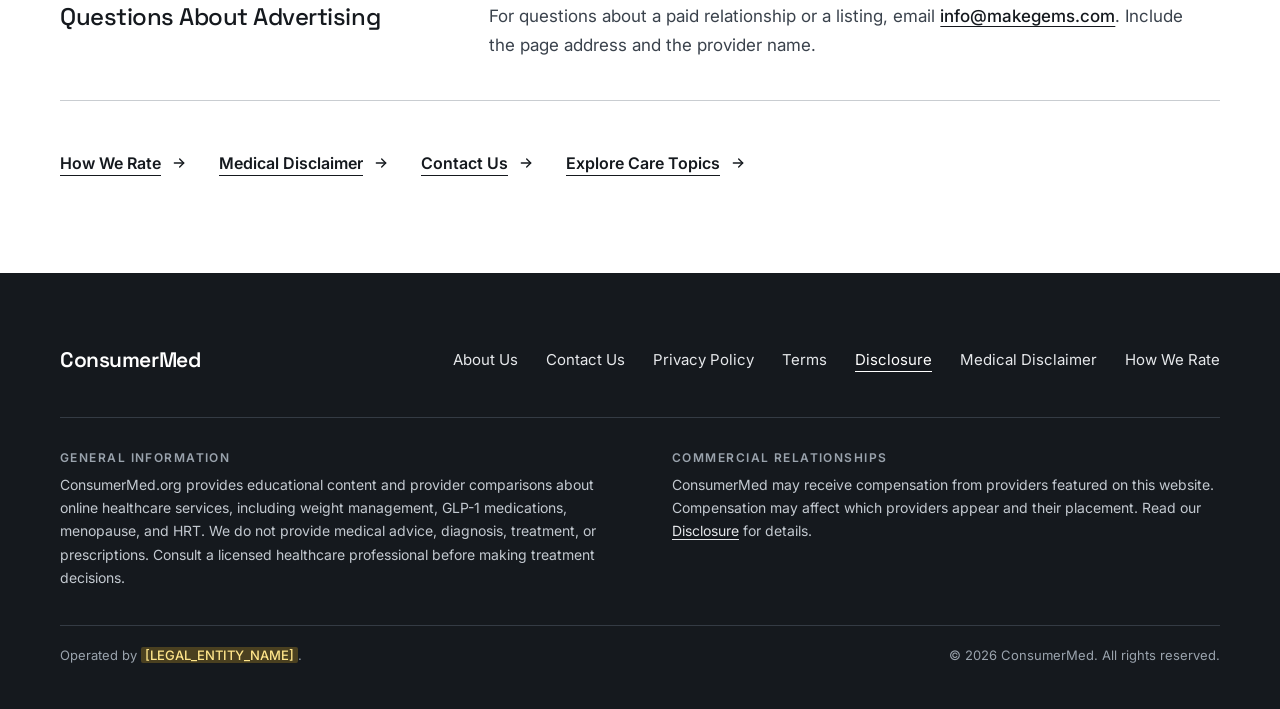
<file: disclosure/index.html>
<!doctype html>
<html lang="en" data-brand="separate" data-hrt="active">
<head>
<meta charset="utf-8">
<meta name="viewport" content="width=device-width, initial-scale=1">
<title>Advertising &amp; Affiliate Disclosure | ConsumerMed.org</title>
<meta name="description" content="Understand ConsumerMed’s affiliate relationships, possible compensation, provider rankings, and how to interpret comparison links.">
<!-- INTERIM: keeps the working-title site out of search results. Remove at the final launch. -->
<meta name="robots" content="noindex">
<link rel="preconnect" href="https://fonts.googleapis.com">
<link rel="preconnect" href="https://fonts.gstatic.com" crossorigin>
<link rel="stylesheet" href="https://fonts.googleapis.com/css2?family=Inter:wght@400;500;600&family=Space+Grotesk:wght@400;500;600&display=swap">
<link rel="stylesheet" href="../assets/site.css">
</head>
<body>
<div class="page">
<a class="skip-link" href="#main">Skip to content</a>
<header class="site-header">
<div class="container site-header__bar">
<a class="wordmark" href="../"><span>Online Care <span class="wordmark__light">Guide</span></span></a>
<nav class="nav" aria-label="Main">
<a href="../#topics">Explore Care</a>
<a href="../about/">About</a>
</nav>
</div>
</header>

<main id="main">
<div class="container page-head page-head--policy">
<h1>Affiliate &amp; Advertising Disclosure</h1>
<p class="page-meta">Effective date: <span class="ph">[EFFECTIVE_DATE]</span></p>
<div class="page-lead">
<p>ConsumerMed is a publisher of informational comparisons covering online weight management, GLP-1 services, menopause, HRT, and related women’s health topics. This page explains the business relationships that may be relevant when you use our comparisons.</p>
</div>
</div>

<div class="container page-body">
<div class="rows">

<section class="row" aria-labelledby="paid">
<h2 class="row__title" id="paid">How ConsumerMed May Be Paid</h2>
<div class="prose">
<p>ConsumerMed may receive referral fees, advertising payments, or other compensation from some providers featured on our pages. Depending on the arrangement, we may be compensated when a visitor clicks a link, starts an application, signs up, or completes another qualifying action. Not every provider has a paid relationship with us, and payment terms may vary.</p>
</div>
</section>

<section class="row" aria-labelledby="listings">
<h2 class="row__title" id="listings">How Compensation Can Affect Listings</h2>
<div class="prose">
<p>Commercial arrangements can influence which providers are featured, how prominently they appear, or their order on a page. Some placements may be sponsored or otherwise paid. A provider’s position, award label, or score is not proof of clinical superiority and should not be interpreted as a personalized medical recommendation.</p>
<p>We aim to make commercial relationships understandable and to distinguish provider-supplied claims from general medical information. For our evaluation approach, see <a href="../how-we-rate/">How We Rate</a>.</p>
</div>
</section>

<section class="row" aria-labelledby="topics">
<h2 class="row__title" id="topics">The Topics We Compare</h2>
<div class="prose">
<p>Our GLP-1 and weight management pages may discuss online prescribing programs, clinician access, medication availability, support, and costs. Our menopause and HRT pages may discuss hormonal and nonhormonal services, consultations, treatment forms, and support for relevant symptoms. Medical eligibility and prescribing decisions belong to the licensed clinician, not ConsumerMed.</p>
</div>
</section>

<section class="row" aria-labelledby="claims">
<h2 class="row__title" id="claims">Claims, Pricing, and Availability</h2>
<div class="prose">
<p>Features, prices, promotions, insurance details, product availability, and eligibility may change. A provider’s marketing claims are not a guarantee of results. Check its official site and discuss treatment choices with your own clinician before proceeding.</p>
</div>
</section>

<section class="row" aria-labelledby="independence">
<h2 class="row__title" id="independence">Independence of Healthcare Decisions</h2>
<div class="prose">
<p>ConsumerMed does not prescribe medication, operate a pharmacy, or provide a patient consultation. Providers are independently responsible for their services and clinical decisions. An advertising relationship does not turn ConsumerMed into your healthcare provider.</p>
</div>
</section>

<section class="row" aria-labelledby="ad-questions">
<h2 class="row__title" id="ad-questions">Questions About Advertising</h2>
<div class="prose">
<p>For questions about a paid relationship or a listing, email <a href="mailto:info@makegems.com">info@makegems.com</a>. Include the page address and the provider name.</p>
</div>
</section>

</div>
<div class="page-end">
<div class="links">
<a class="text-link" href="../how-we-rate/">How We Rate<svg width="16" height="16" viewBox="0 0 24 24" fill="none" stroke="currentColor" stroke-width="2" stroke-linecap="round" stroke-linejoin="round" aria-hidden="true"><path d="M5 12h14"></path><path d="M13 6l6 6-6 6"></path></svg></a>
<a class="text-link" href="../disclaimer/">Medical Disclaimer<svg width="16" height="16" viewBox="0 0 24 24" fill="none" stroke="currentColor" stroke-width="2" stroke-linecap="round" stroke-linejoin="round" aria-hidden="true"><path d="M5 12h14"></path><path d="M13 6l6 6-6 6"></path></svg></a>
<a class="text-link" href="../contact/">Contact Us<svg width="16" height="16" viewBox="0 0 24 24" fill="none" stroke="currentColor" stroke-width="2" stroke-linecap="round" stroke-linejoin="round" aria-hidden="true"><path d="M5 12h14"></path><path d="M13 6l6 6-6 6"></path></svg></a>
<a class="text-link" href="../#topics">Explore Care Topics<svg width="16" height="16" viewBox="0 0 24 24" fill="none" stroke="currentColor" stroke-width="2" stroke-linecap="round" stroke-linejoin="round" aria-hidden="true"><path d="M5 12h14"></path><path d="M13 6l6 6-6 6"></path></svg></a>
</div>
</div>
</div>
</main>

<footer class="site-footer">
<div class="container site-footer__inner">
<div class="site-footer__top">
<p class="footer-wordmark">ConsumerMed</p>
<nav class="footer-nav" aria-label="Footer">
<a href="../about/">About Us</a>
<a href="../contact/">Contact Us</a>
<a href="../privacy/">Privacy Policy</a>
<a href="../terms/">Terms</a>
<a href="../disclosure/" aria-current="page">Disclosure</a>
<a href="../disclaimer/">Medical Disclaimer</a>
<a href="../how-we-rate/">How We Rate</a>
</nav>
</div>
<div class="site-footer__info">
<div>
<p class="footer-label">General information</p>
<p class="footer-copy">ConsumerMed.org provides educational content and provider comparisons about online healthcare services, including weight management, GLP-1 medications, menopause, and HRT. We do not provide medical advice, diagnosis, treatment, or prescriptions. Consult a licensed healthcare professional before making treatment decisions.</p>
</div>
<div>
<p class="footer-label">Commercial relationships</p>
<p class="footer-copy">ConsumerMed may receive compensation from providers featured on this website. Compensation may affect which providers appear and their placement. Read our <a href="../disclosure/">Disclosure</a> for details.</p>
</div>
</div>
<div class="site-footer__legal">
<p>Operated by <span class="ph">[LEGAL_ENTITY_NAME]</span>.</p>
<p>© 2026 ConsumerMed. All rights reserved.</p>
</div>
</div>
</footer>
</div>
</body>
</html>
</file>
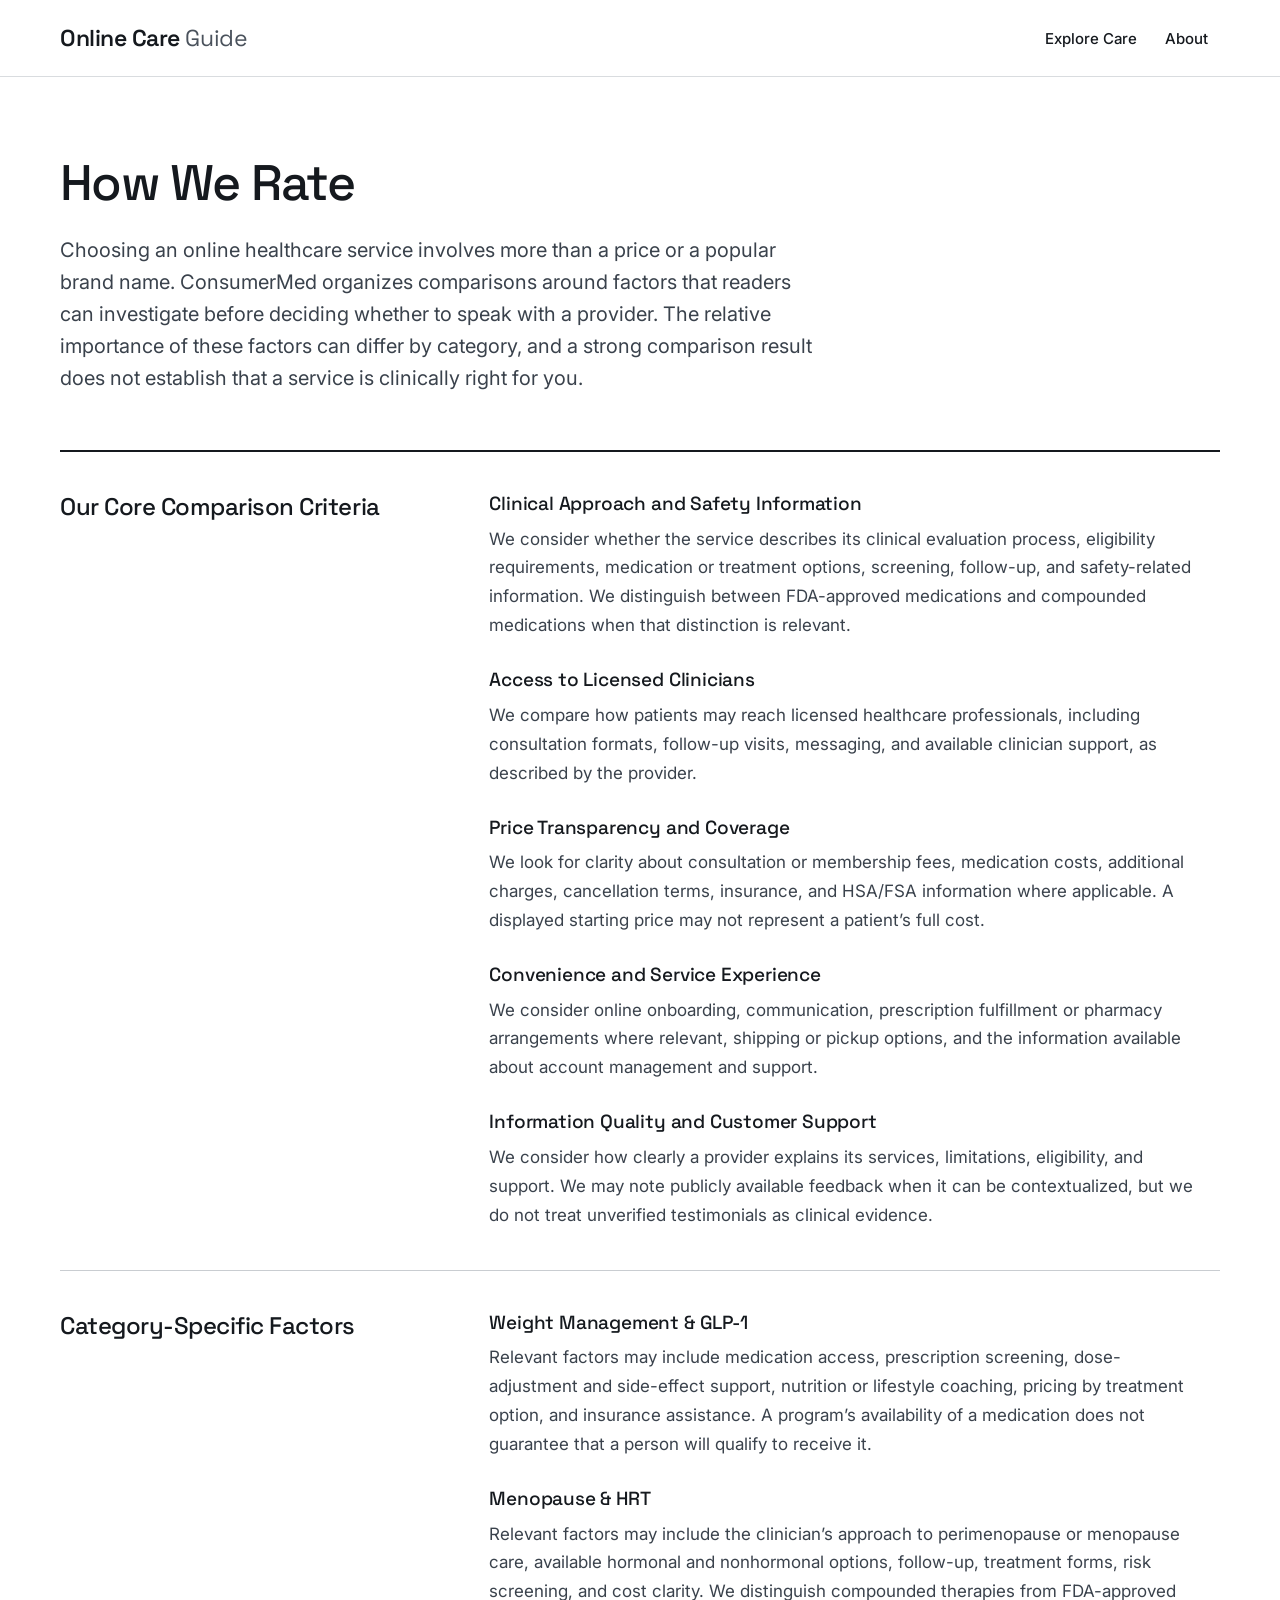
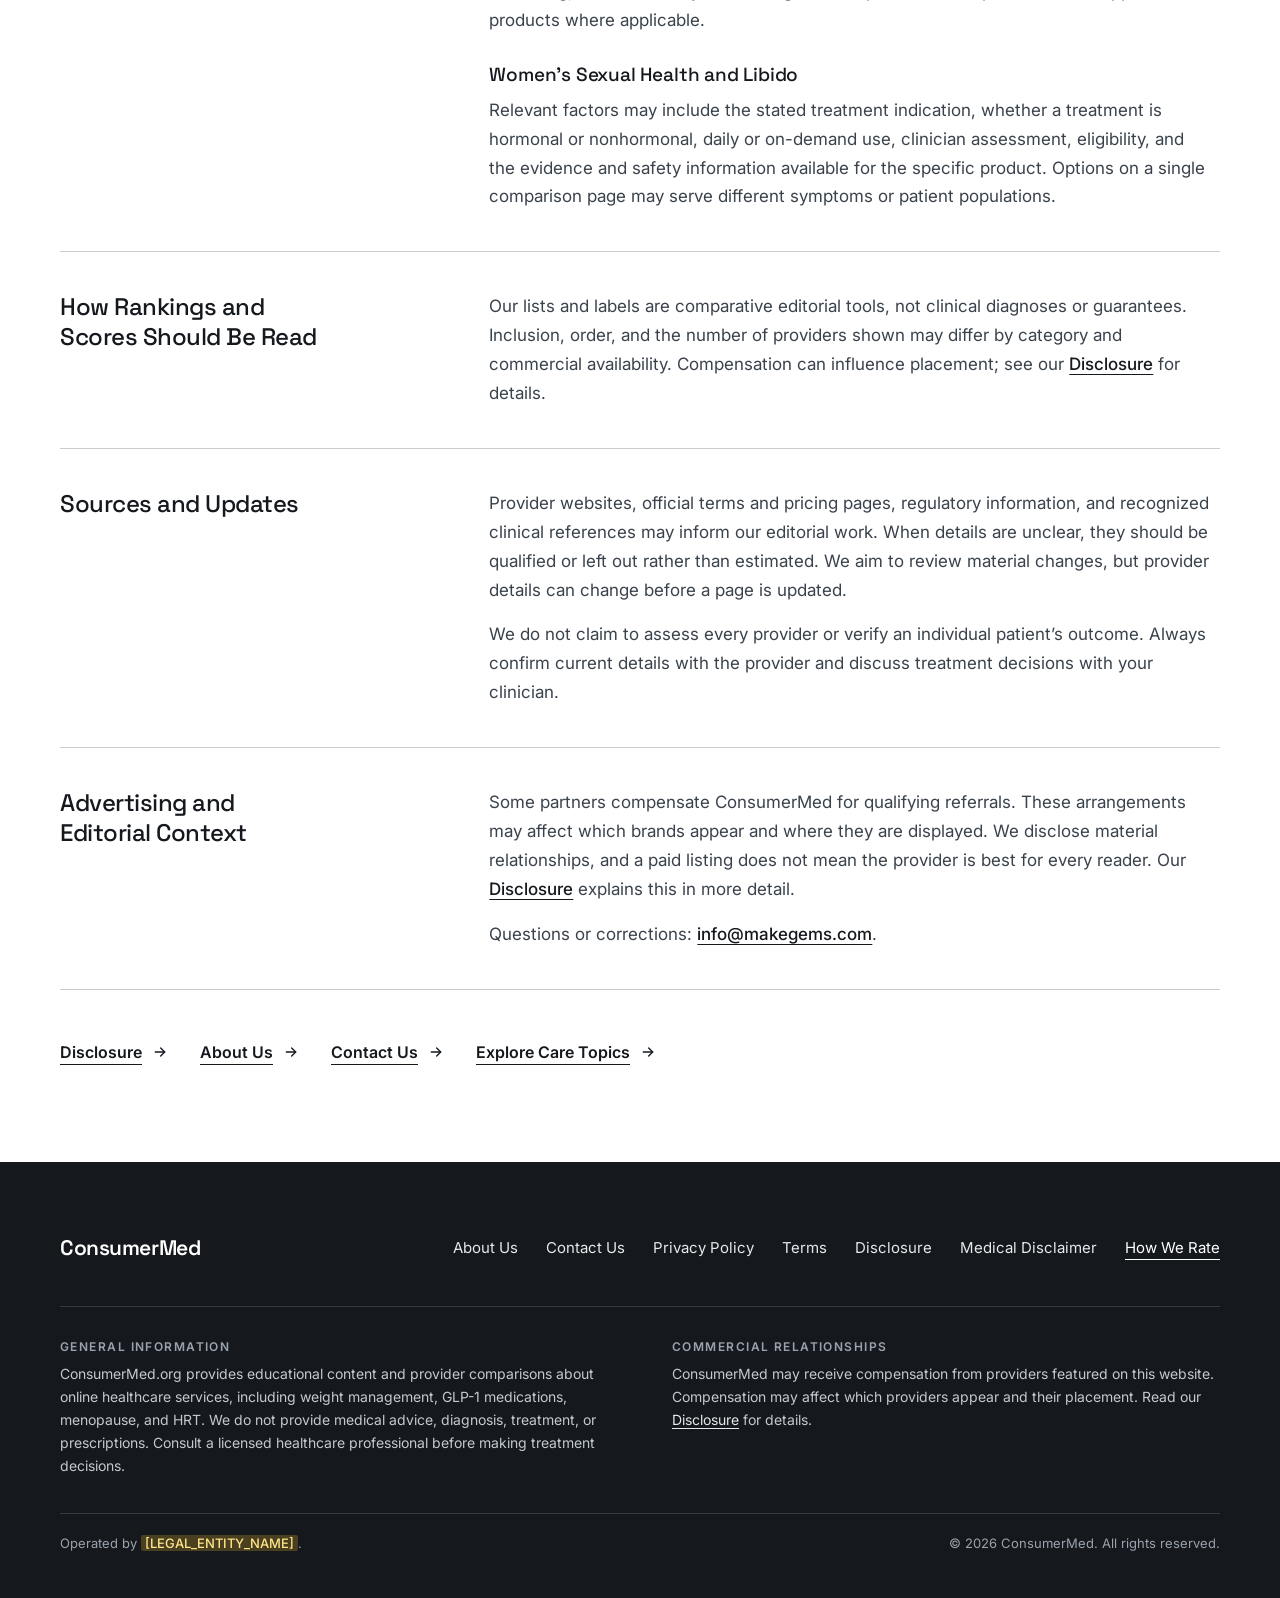
<file: how-we-rate/index.html>
<!doctype html>
<html lang="en" data-brand="separate" data-hrt="active">
<head>
<meta charset="utf-8">
<meta name="viewport" content="width=device-width, initial-scale=1">
<title>How We Rate Healthcare Services | ConsumerMed.org</title>
<meta name="description" content="See the criteria ConsumerMed uses to compare online GLP-1, weight management, menopause, HRT, and women’s health providers, plus methodology limitations.">
<!-- INTERIM: keeps the working-title site out of search results. Remove at the final launch. -->
<meta name="robots" content="noindex">
<link rel="preconnect" href="https://fonts.googleapis.com">
<link rel="preconnect" href="https://fonts.gstatic.com" crossorigin>
<link rel="stylesheet" href="https://fonts.googleapis.com/css2?family=Inter:wght@400;500;600&family=Space+Grotesk:wght@400;500;600&display=swap">
<link rel="stylesheet" href="../assets/site.css">
</head>
<body>
<div class="page">
<a class="skip-link" href="#main">Skip to content</a>
<header class="site-header">
<div class="container site-header__bar">
<a class="wordmark" href="../"><span>Online Care <span class="wordmark__light">Guide</span></span></a>
<nav class="nav" aria-label="Main">
<a href="../#topics">Explore Care</a>
<a href="../about/">About</a>
</nav>
</div>
</header>

<main id="main">
<div class="container page-head">
<h1>How We Rate</h1>
<div class="page-lead">
<p>Choosing an online healthcare service involves more than a price or a popular brand name. ConsumerMed organizes comparisons around factors that readers can investigate before deciding whether to speak with a provider. The relative importance of these factors can differ by category, and a strong comparison result does not establish that a service is clinically right for you.</p>
</div>
</div>

<div class="container page-body">
<div class="rows">

<section class="row" aria-labelledby="core">
<h2 class="row__title" id="core">Our Core Comparison Criteria</h2>
<div class="prose">
<h3>Clinical Approach and Safety Information</h3>
<p>We consider whether the service describes its clinical evaluation process, eligibility requirements, medication or treatment options, screening, follow-up, and safety-related information. We distinguish between FDA-approved medications and compounded medications when that distinction is relevant.</p>
<h3>Access to Licensed Clinicians</h3>
<p>We compare how patients may reach licensed healthcare professionals, including consultation formats, follow-up visits, messaging, and available clinician support, as described by the provider.</p>
<h3>Price Transparency and Coverage</h3>
<p>We look for clarity about consultation or membership fees, medication costs, additional charges, cancellation terms, insurance, and HSA/FSA information where applicable. A displayed starting price may not represent a patient’s full cost.</p>
<h3>Convenience and Service Experience</h3>
<p>We consider online onboarding, communication, prescription fulfillment or pharmacy arrangements where relevant, shipping or pickup options, and the information available about account management and support.</p>
<h3>Information Quality and Customer Support</h3>
<p>We consider how clearly a provider explains its services, limitations, eligibility, and support. We may note publicly available feedback when it can be contextualized, but we do not treat unverified testimonials as clinical evidence.</p>
</div>
</section>

<section class="row" aria-labelledby="category">
<h2 class="row__title" id="category">Category-Specific Factors</h2>
<div class="prose">
<h3>Weight Management &amp; GLP-1</h3>
<p>Relevant factors may include medication access, prescription screening, dose-adjustment and side-effect support, nutrition or lifestyle coaching, pricing by treatment option, and insurance assistance. A program’s availability of a medication does not guarantee that a person will qualify to receive it.</p>
<h3>Menopause &amp; HRT</h3>
<p>Relevant factors may include the clinician’s approach to perimenopause or menopause care, available hormonal and nonhormonal options, follow-up, treatment forms, risk screening, and cost clarity. We distinguish compounded therapies from FDA-approved products where applicable.</p>
<h3>Women’s Sexual Health and Libido</h3>
<p>Relevant factors may include the stated treatment indication, whether a treatment is hormonal or nonhormonal, daily or on-demand use, clinician assessment, eligibility, and the evidence and safety information available for the specific product. Options on a single comparison page may serve different symptoms or patient populations.</p>
</div>
</section>

<section class="row" aria-labelledby="read">
<h2 class="row__title" id="read">How Rankings and Scores Should Be Read</h2>
<div class="prose">
<p>Our lists and labels are comparative editorial tools, not clinical diagnoses or guarantees. Inclusion, order, and the number of providers shown may differ by category and commercial availability. Compensation can influence placement; see our <a href="../disclosure/">Disclosure</a> for details.</p>
</div>
</section>

<section class="row" aria-labelledby="sources">
<h2 class="row__title" id="sources">Sources and Updates</h2>
<div class="prose">
<p>Provider websites, official terms and pricing pages, regulatory information, and recognized clinical references may inform our editorial work. When details are unclear, they should be qualified or left out rather than estimated. We aim to review material changes, but provider details can change before a page is updated.</p>
<p>We do not claim to assess every provider or verify an individual patient’s outcome. Always confirm current details with the provider and discuss treatment decisions with your clinician.</p>
</div>
</section>

<section class="row" aria-labelledby="editorial">
<h2 class="row__title" id="editorial">Advertising and Editorial Context</h2>
<div class="prose">
<p>Some partners compensate ConsumerMed for qualifying referrals. These arrangements may affect which brands appear and where they are displayed. We disclose material relationships, and a paid listing does not mean the provider is best for every reader. Our <a href="../disclosure/">Disclosure</a> explains this in more detail.</p>
<p>Questions or corrections: <a href="mailto:info@makegems.com">info@makegems.com</a>.</p>
</div>
</section>

</div>
<div class="page-end">
<div class="links">
<a class="text-link" href="../disclosure/">Disclosure<svg width="16" height="16" viewBox="0 0 24 24" fill="none" stroke="currentColor" stroke-width="2" stroke-linecap="round" stroke-linejoin="round" aria-hidden="true"><path d="M5 12h14"></path><path d="M13 6l6 6-6 6"></path></svg></a>
<a class="text-link" href="../about/">About Us<svg width="16" height="16" viewBox="0 0 24 24" fill="none" stroke="currentColor" stroke-width="2" stroke-linecap="round" stroke-linejoin="round" aria-hidden="true"><path d="M5 12h14"></path><path d="M13 6l6 6-6 6"></path></svg></a>
<a class="text-link" href="../contact/">Contact Us<svg width="16" height="16" viewBox="0 0 24 24" fill="none" stroke="currentColor" stroke-width="2" stroke-linecap="round" stroke-linejoin="round" aria-hidden="true"><path d="M5 12h14"></path><path d="M13 6l6 6-6 6"></path></svg></a>
<a class="text-link" href="../#topics">Explore Care Topics<svg width="16" height="16" viewBox="0 0 24 24" fill="none" stroke="currentColor" stroke-width="2" stroke-linecap="round" stroke-linejoin="round" aria-hidden="true"><path d="M5 12h14"></path><path d="M13 6l6 6-6 6"></path></svg></a>
</div>
</div>
</div>
</main>

<footer class="site-footer">
<div class="container site-footer__inner">
<div class="site-footer__top">
<p class="footer-wordmark">ConsumerMed</p>
<nav class="footer-nav" aria-label="Footer">
<a href="../about/">About Us</a>
<a href="../contact/">Contact Us</a>
<a href="../privacy/">Privacy Policy</a>
<a href="../terms/">Terms</a>
<a href="../disclosure/">Disclosure</a>
<a href="../disclaimer/">Medical Disclaimer</a>
<a href="../how-we-rate/" aria-current="page">How We Rate</a>
</nav>
</div>
<div class="site-footer__info">
<div>
<p class="footer-label">General information</p>
<p class="footer-copy">ConsumerMed.org provides educational content and provider comparisons about online healthcare services, including weight management, GLP-1 medications, menopause, and HRT. We do not provide medical advice, diagnosis, treatment, or prescriptions. Consult a licensed healthcare professional before making treatment decisions.</p>
</div>
<div>
<p class="footer-label">Commercial relationships</p>
<p class="footer-copy">ConsumerMed may receive compensation from providers featured on this website. Compensation may affect which providers appear and their placement. Read our <a href="../disclosure/">Disclosure</a> for details.</p>
</div>
</div>
<div class="site-footer__legal">
<p>Operated by <span class="ph">[LEGAL_ENTITY_NAME]</span>.</p>
<p>© 2026 ConsumerMed. All rights reserved.</p>
</div>
</div>
</footer>
</div>
</body>
</html>
</file>
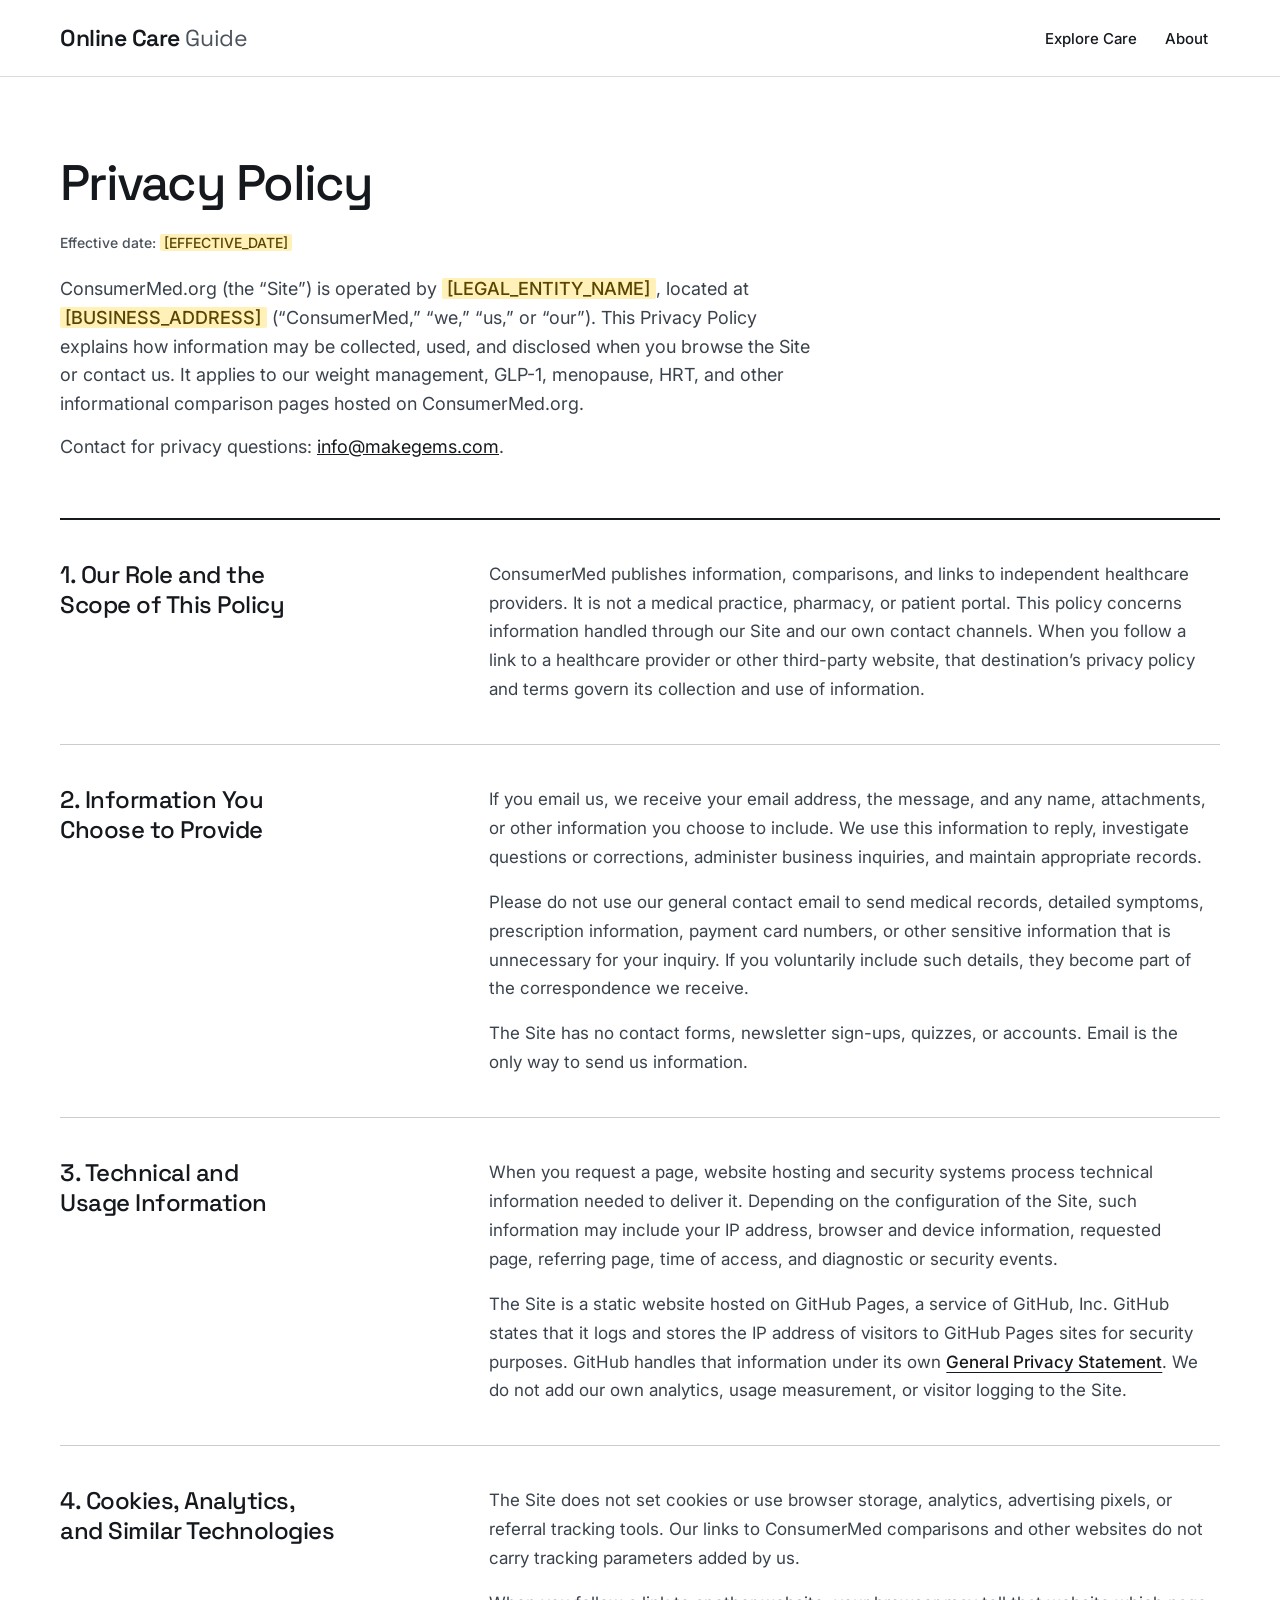
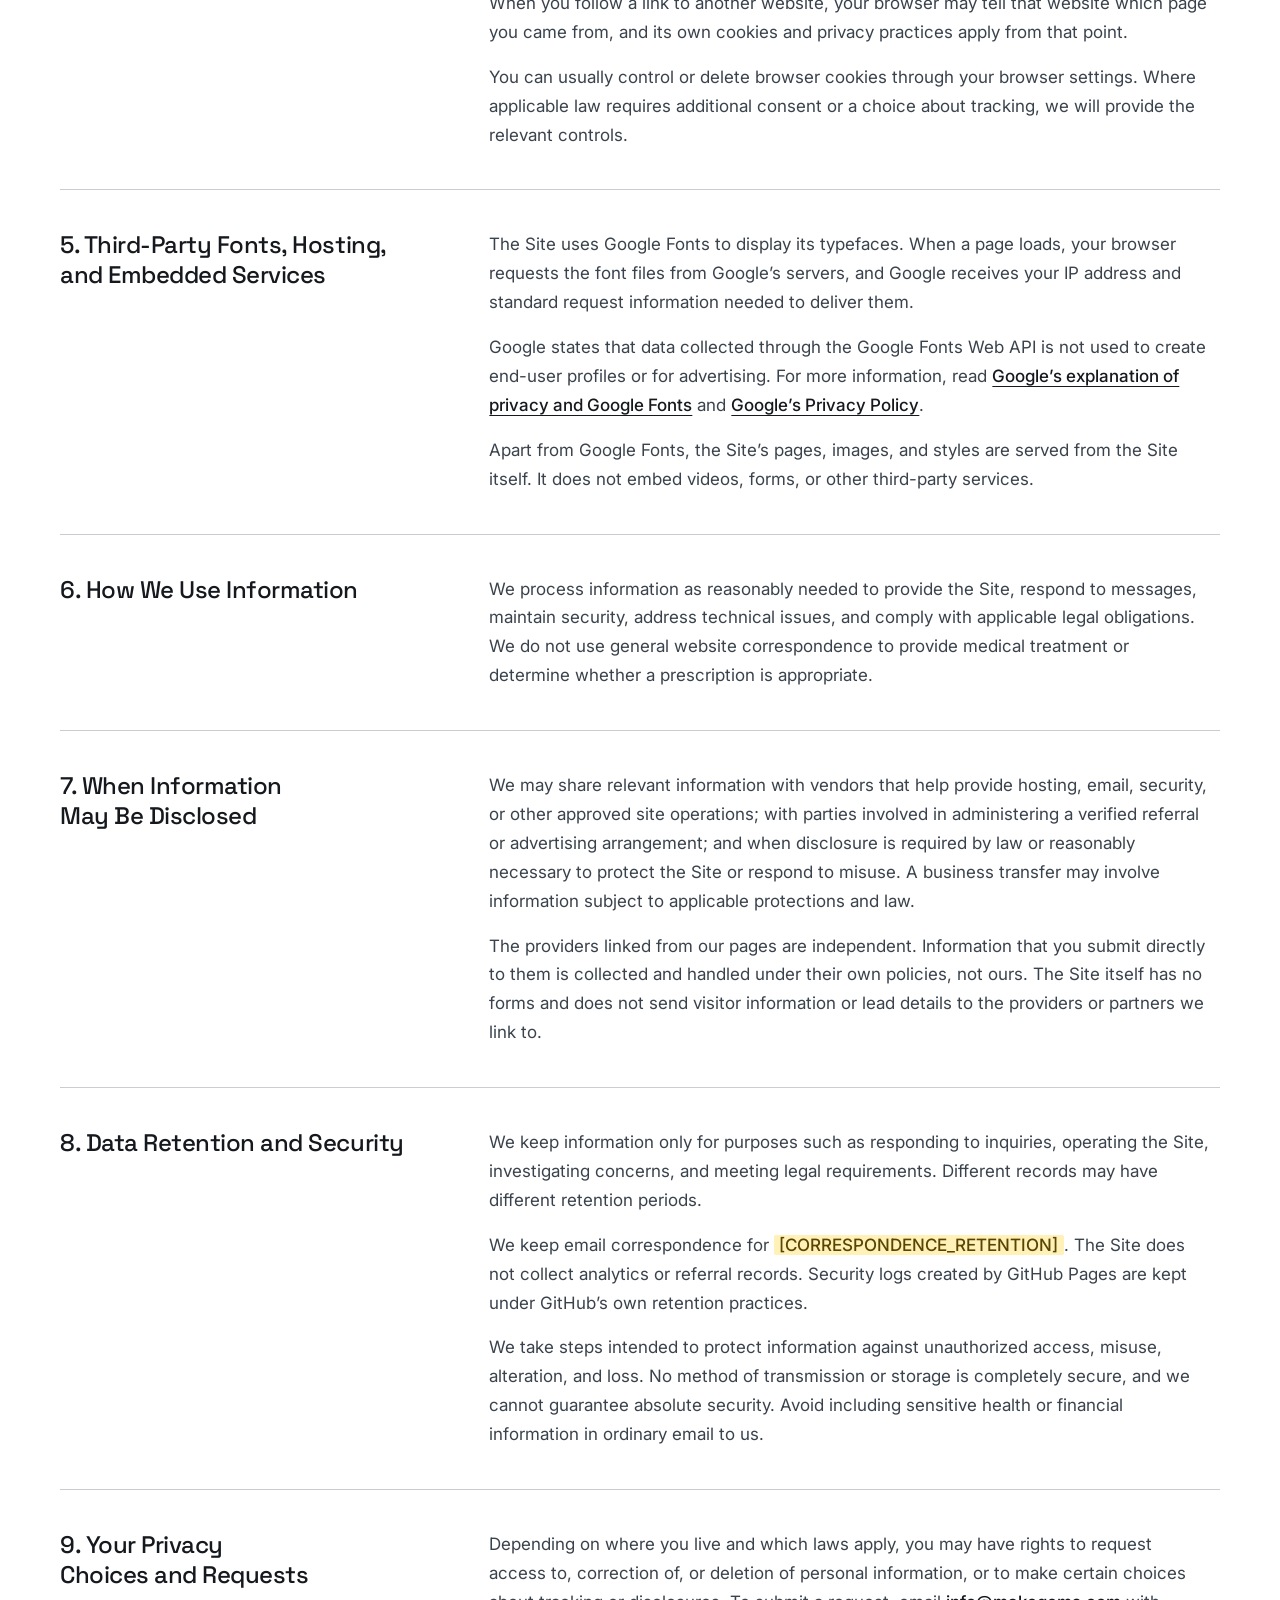
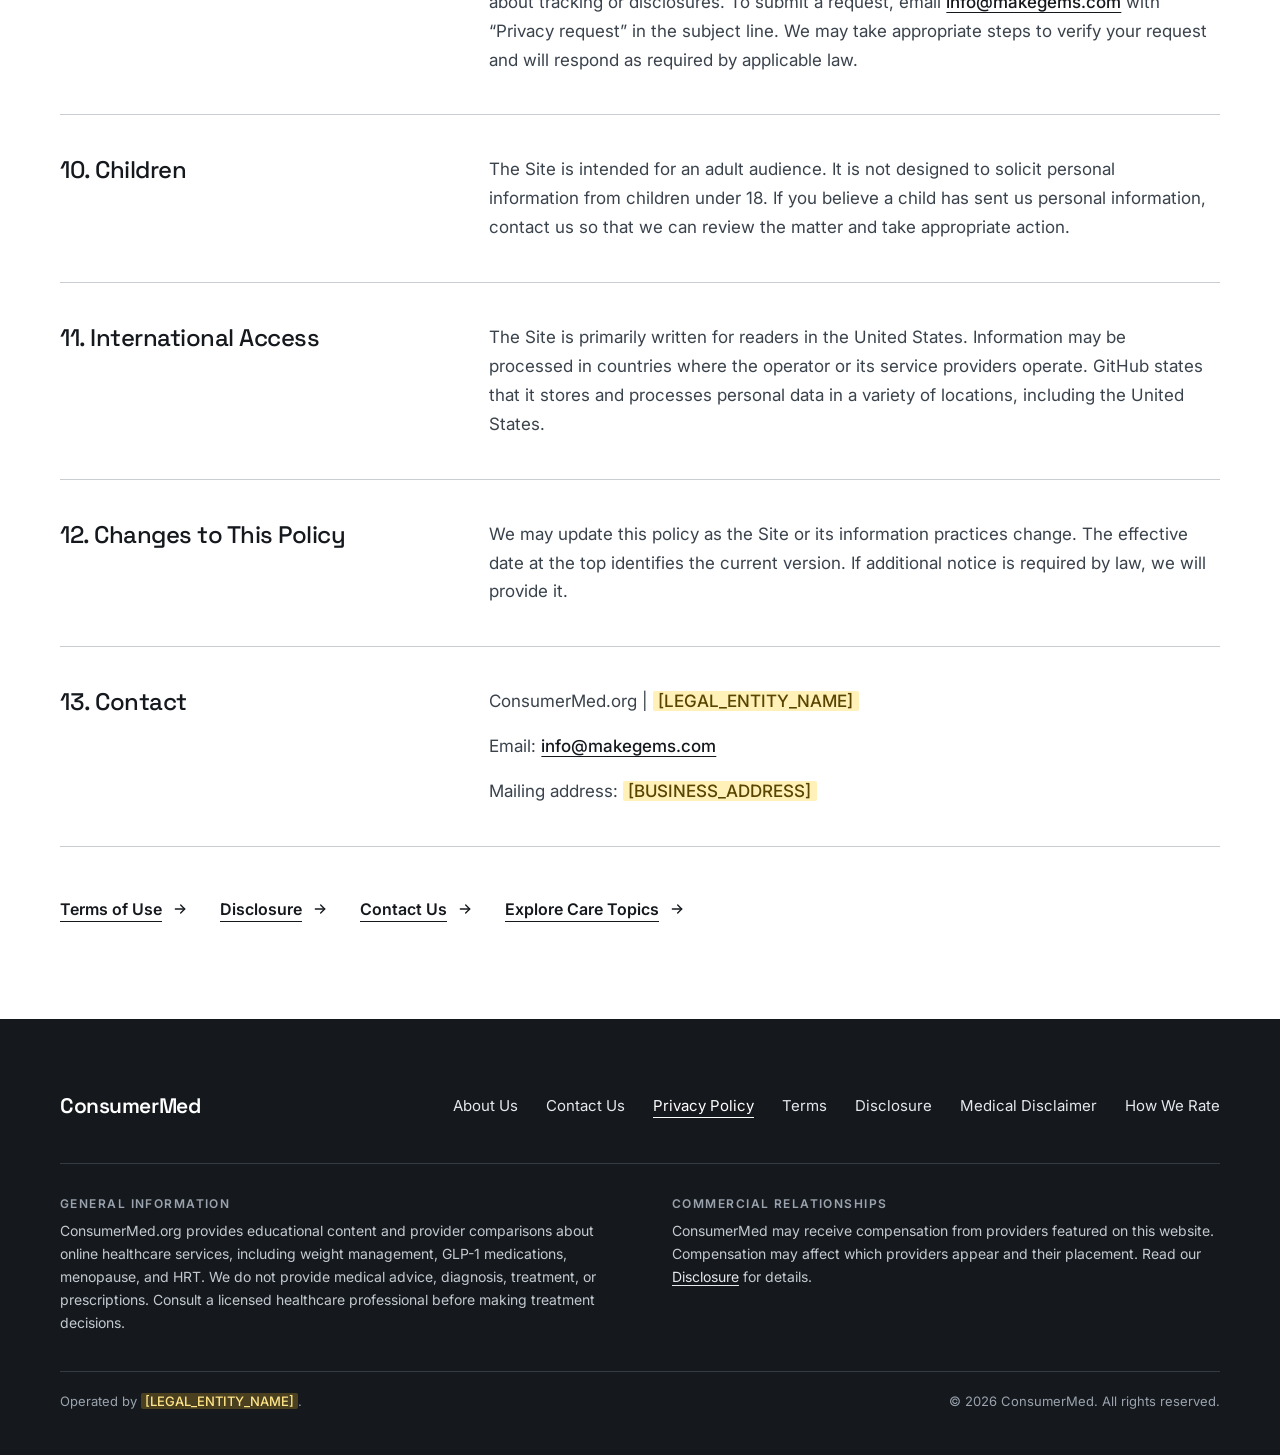
<file: privacy/index.html>
<!doctype html>
<html lang="en" data-brand="separate" data-hrt="active">
<head>
<meta charset="utf-8">
<meta name="viewport" content="width=device-width, initial-scale=1">
<title>Privacy Policy | ConsumerMed.org</title>
<meta name="description" content="Learn how ConsumerMed handles contact inquiries, technical website information, cookies, affiliate links, and privacy requests across its health comparison pages.">
<!-- INTERIM: keeps the working-title site out of search results. Remove at the final launch. -->
<meta name="robots" content="noindex">
<link rel="preconnect" href="https://fonts.googleapis.com">
<link rel="preconnect" href="https://fonts.gstatic.com" crossorigin>
<link rel="stylesheet" href="https://fonts.googleapis.com/css2?family=Inter:wght@400;500;600&family=Space+Grotesk:wght@400;500;600&display=swap">
<link rel="stylesheet" href="../assets/site.css">
</head>
<body>
<div class="page">
<a class="skip-link" href="#main">Skip to content</a>
<header class="site-header">
<div class="container site-header__bar">
<a class="wordmark" href="../"><span>Online Care <span class="wordmark__light">Guide</span></span></a>
<nav class="nav" aria-label="Main">
<a href="../#topics">Explore Care</a>
<a href="../about/">About</a>
</nav>
</div>
</header>

<main id="main">
<div class="container page-head page-head--policy">
<h1>Privacy Policy</h1>
<p class="page-meta">Effective date: <span class="ph">[EFFECTIVE_DATE]</span></p>
<div class="page-lead">
<p>ConsumerMed.org (the “Site”) is operated by <span class="ph">[LEGAL_ENTITY_NAME]</span>, located at <span class="ph">[BUSINESS_ADDRESS]</span> (“ConsumerMed,” “we,” “us,” or “our”). This Privacy Policy explains how information may be collected, used, and disclosed when you browse the Site or contact us. It applies to our weight management, GLP-1, menopause, HRT, and other informational comparison pages hosted on ConsumerMed.org.</p>
<p>Contact for privacy questions: <a href="mailto:info@makegems.com">info@makegems.com</a>.</p>
</div>
</div>

<div class="container page-body">
<div class="rows">

<section class="row" aria-labelledby="scope">
<h2 class="row__title" id="scope">1. Our Role and the Scope of This Policy</h2>
<div class="prose">
<p>ConsumerMed publishes information, comparisons, and links to independent healthcare providers. It is not a medical practice, pharmacy, or patient portal. This policy concerns information handled through our Site and our own contact channels. When you follow a link to a healthcare provider or other third-party website, that destination’s privacy policy and terms govern its collection and use of information.</p>
</div>
</section>

<section class="row" aria-labelledby="you-provide">
<h2 class="row__title" id="you-provide">2. Information You Choose to Provide</h2>
<div class="prose">
<p>If you email us, we receive your email address, the message, and any name, attachments, or other information you choose to include. We use this information to reply, investigate questions or corrections, administer business inquiries, and maintain appropriate records.</p>
<p>Please do not use our general contact email to send medical records, detailed symptoms, prescription information, payment card numbers, or other sensitive information that is unnecessary for your inquiry. If you voluntarily include such details, they become part of the correspondence we receive.</p>
<p>The Site has no contact forms, newsletter sign-ups, quizzes, or accounts. Email is the only way to send us information.</p>
</div>
</section>

<section class="row" aria-labelledby="technical">
<h2 class="row__title" id="technical">3. Technical and Usage Information</h2>
<div class="prose">
<p>When you request a page, website hosting and security systems process technical information needed to deliver it. Depending on the configuration of the Site, such information may include your IP address, browser and device information, requested page, referring page, time of access, and diagnostic or security events.</p>
<p>The Site is a static website hosted on GitHub Pages, a service of GitHub, Inc. GitHub states that it logs and stores the IP address of visitors to GitHub Pages sites for security purposes. GitHub handles that information under its own <a href="https://docs.github.com/en/site-policy/privacy-policies/github-general-privacy-statement" target="_blank" rel="noopener">General Privacy Statement<span class="visually-hidden"> (opens in a new tab)</span></a>. We do not add our own analytics, usage measurement, or visitor logging to the Site.</p>
</div>
</section>

<section class="row" aria-labelledby="cookies">
<h2 class="row__title" id="cookies">4. Cookies, Analytics, and Similar Technologies</h2>
<div class="prose">
<p>The Site does not set cookies or use browser storage, analytics, advertising pixels, or referral tracking tools. Our links to ConsumerMed comparisons and other websites do not carry tracking parameters added by us.</p>
<p>When you follow a link to another website, your browser may tell that website which page you came from, and its own cookies and privacy practices apply from that point.</p>
<p>You can usually control or delete browser cookies through your browser settings. Where applicable law requires additional consent or a choice about tracking, we will provide the relevant controls.</p>
</div>
</section>

<section class="row" aria-labelledby="fonts">
<h2 class="row__title" id="fonts">5. Third-Party Fonts, Hosting, and Embedded Services</h2>
<div class="prose">
<p>The Site uses Google Fonts to display its typefaces. When a page loads, your browser requests the font files from Google’s servers, and Google receives your IP address and standard request information needed to deliver them.</p>
<p>Google states that data collected through the Google Fonts Web API is not used to create end-user profiles or for advertising. For more information, read <a href="https://fonts.googleblog.com/2022/11/your-privacy-and-google-fonts.html" target="_blank" rel="noopener">Google’s explanation of privacy and Google Fonts<span class="visually-hidden"> (opens in a new tab)</span></a> and <a href="https://policies.google.com/privacy" target="_blank" rel="noopener">Google’s Privacy Policy<span class="visually-hidden"> (opens in a new tab)</span></a>.</p>
<p>Apart from Google Fonts, the Site’s pages, images, and styles are served from the Site itself. It does not embed videos, forms, or other third-party services.</p>
</div>
</section>

<section class="row" aria-labelledby="use">
<h2 class="row__title" id="use">6. How We Use Information</h2>
<div class="prose">
<p>We process information as reasonably needed to provide the Site, respond to messages, maintain security, address technical issues, and comply with applicable legal obligations. We do not use general website correspondence to provide medical treatment or determine whether a prescription is appropriate.</p>
</div>
</section>

<section class="row" aria-labelledby="disclosed">
<h2 class="row__title" id="disclosed">7. When Information May Be Disclosed</h2>
<div class="prose">
<p>We may share relevant information with vendors that help provide hosting, email, security, or other approved site operations; with parties involved in administering a verified referral or advertising arrangement; and when disclosure is required by law or reasonably necessary to protect the Site or respond to misuse. A business transfer may involve information subject to applicable protections and law.</p>
<p>The providers linked from our pages are independent. Information that you submit directly to them is collected and handled under their own policies, not ours. The Site itself has no forms and does not send visitor information or lead details to the providers or partners we link to.</p>
</div>
</section>

<section class="row" aria-labelledby="retention">
<h2 class="row__title" id="retention">8. Data Retention and Security</h2>
<div class="prose">
<p>We keep information only for purposes such as responding to inquiries, operating the Site, investigating concerns, and meeting legal requirements. Different records may have different retention periods.</p>
<p>We keep email correspondence for <span class="ph">[CORRESPONDENCE_RETENTION]</span>. The Site does not collect analytics or referral records. Security logs created by GitHub Pages are kept under GitHub’s own retention practices.</p>
<p>We take steps intended to protect information against unauthorized access, misuse, alteration, and loss. No method of transmission or storage is completely secure, and we cannot guarantee absolute security. Avoid including sensitive health or financial information in ordinary email to us.</p>
</div>
</section>

<section class="row" aria-labelledby="choices">
<h2 class="row__title" id="choices">9. Your Privacy Choices and Requests</h2>
<div class="prose">
<p>Depending on where you live and which laws apply, you may have rights to request access to, correction of, or deletion of personal information, or to make certain choices about tracking or disclosures. To submit a request, email <a href="mailto:info@makegems.com">info@makegems.com</a> with “Privacy request” in the subject line. We may take appropriate steps to verify your request and will respond as required by applicable law.</p>
</div>
</section>

<section class="row" aria-labelledby="children">
<h2 class="row__title" id="children">10. Children</h2>
<div class="prose">
<p>The Site is intended for an adult audience. It is not designed to solicit personal information from children under 18. If you believe a child has sent us personal information, contact us so that we can review the matter and take appropriate action.</p>
</div>
</section>

<section class="row" aria-labelledby="international">
<h2 class="row__title" id="international">11. International Access</h2>
<div class="prose">
<p>The Site is primarily written for readers in the United States. Information may be processed in countries where the operator or its service providers operate. GitHub states that it stores and processes personal data in a variety of locations, including the United States.</p>
</div>
</section>

<section class="row" aria-labelledby="changes">
<h2 class="row__title" id="changes">12. Changes to This Policy</h2>
<div class="prose">
<p>We may update this policy as the Site or its information practices change. The effective date at the top identifies the current version. If additional notice is required by law, we will provide it.</p>
</div>
</section>

<section class="row" aria-labelledby="privacy-contact">
<h2 class="row__title" id="privacy-contact">13. Contact</h2>
<div class="prose">
<p>ConsumerMed.org | <span class="ph">[LEGAL_ENTITY_NAME]</span></p>
<p>Email: <a href="mailto:info@makegems.com">info@makegems.com</a></p>
<p>Mailing address: <span class="ph">[BUSINESS_ADDRESS]</span></p>
</div>
</section>

</div>
<div class="page-end">
<div class="links">
<a class="text-link" href="../terms/">Terms of Use<svg width="16" height="16" viewBox="0 0 24 24" fill="none" stroke="currentColor" stroke-width="2" stroke-linecap="round" stroke-linejoin="round" aria-hidden="true"><path d="M5 12h14"></path><path d="M13 6l6 6-6 6"></path></svg></a>
<a class="text-link" href="../disclosure/">Disclosure<svg width="16" height="16" viewBox="0 0 24 24" fill="none" stroke="currentColor" stroke-width="2" stroke-linecap="round" stroke-linejoin="round" aria-hidden="true"><path d="M5 12h14"></path><path d="M13 6l6 6-6 6"></path></svg></a>
<a class="text-link" href="../contact/">Contact Us<svg width="16" height="16" viewBox="0 0 24 24" fill="none" stroke="currentColor" stroke-width="2" stroke-linecap="round" stroke-linejoin="round" aria-hidden="true"><path d="M5 12h14"></path><path d="M13 6l6 6-6 6"></path></svg></a>
<a class="text-link" href="../#topics">Explore Care Topics<svg width="16" height="16" viewBox="0 0 24 24" fill="none" stroke="currentColor" stroke-width="2" stroke-linecap="round" stroke-linejoin="round" aria-hidden="true"><path d="M5 12h14"></path><path d="M13 6l6 6-6 6"></path></svg></a>
</div>
</div>
</div>
</main>

<footer class="site-footer">
<div class="container site-footer__inner">
<div class="site-footer__top">
<p class="footer-wordmark">ConsumerMed</p>
<nav class="footer-nav" aria-label="Footer">
<a href="../about/">About Us</a>
<a href="../contact/">Contact Us</a>
<a href="../privacy/" aria-current="page">Privacy Policy</a>
<a href="../terms/">Terms</a>
<a href="../disclosure/">Disclosure</a>
<a href="../disclaimer/">Medical Disclaimer</a>
<a href="../how-we-rate/">How We Rate</a>
</nav>
</div>
<div class="site-footer__info">
<div>
<p class="footer-label">General information</p>
<p class="footer-copy">ConsumerMed.org provides educational content and provider comparisons about online healthcare services, including weight management, GLP-1 medications, menopause, and HRT. We do not provide medical advice, diagnosis, treatment, or prescriptions. Consult a licensed healthcare professional before making treatment decisions.</p>
</div>
<div>
<p class="footer-label">Commercial relationships</p>
<p class="footer-copy">ConsumerMed may receive compensation from providers featured on this website. Compensation may affect which providers appear and their placement. Read our <a href="../disclosure/">Disclosure</a> for details.</p>
</div>
</div>
<div class="site-footer__legal">
<p>Operated by <span class="ph">[LEGAL_ENTITY_NAME]</span>.</p>
<p>© 2026 ConsumerMed. All rights reserved.</p>
</div>
</div>
</footer>
</div>
</body>
</html>
</file>
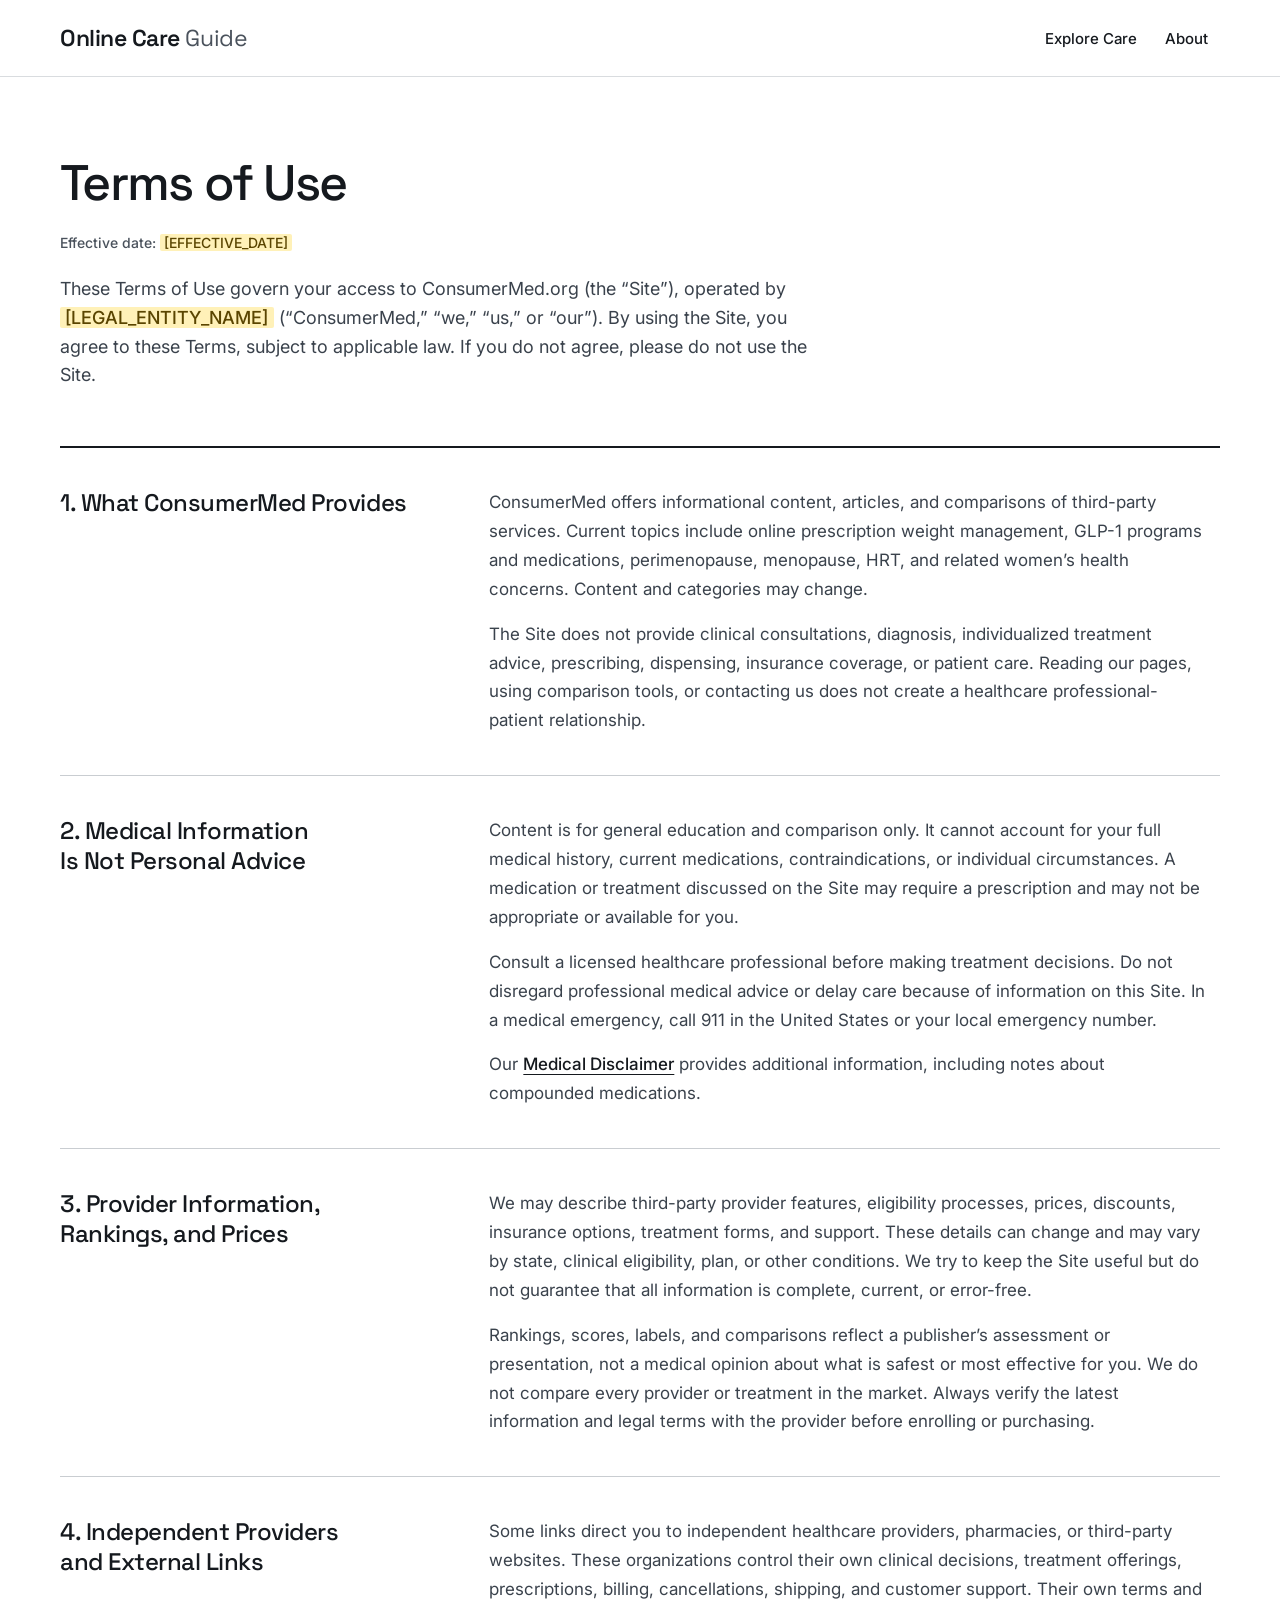
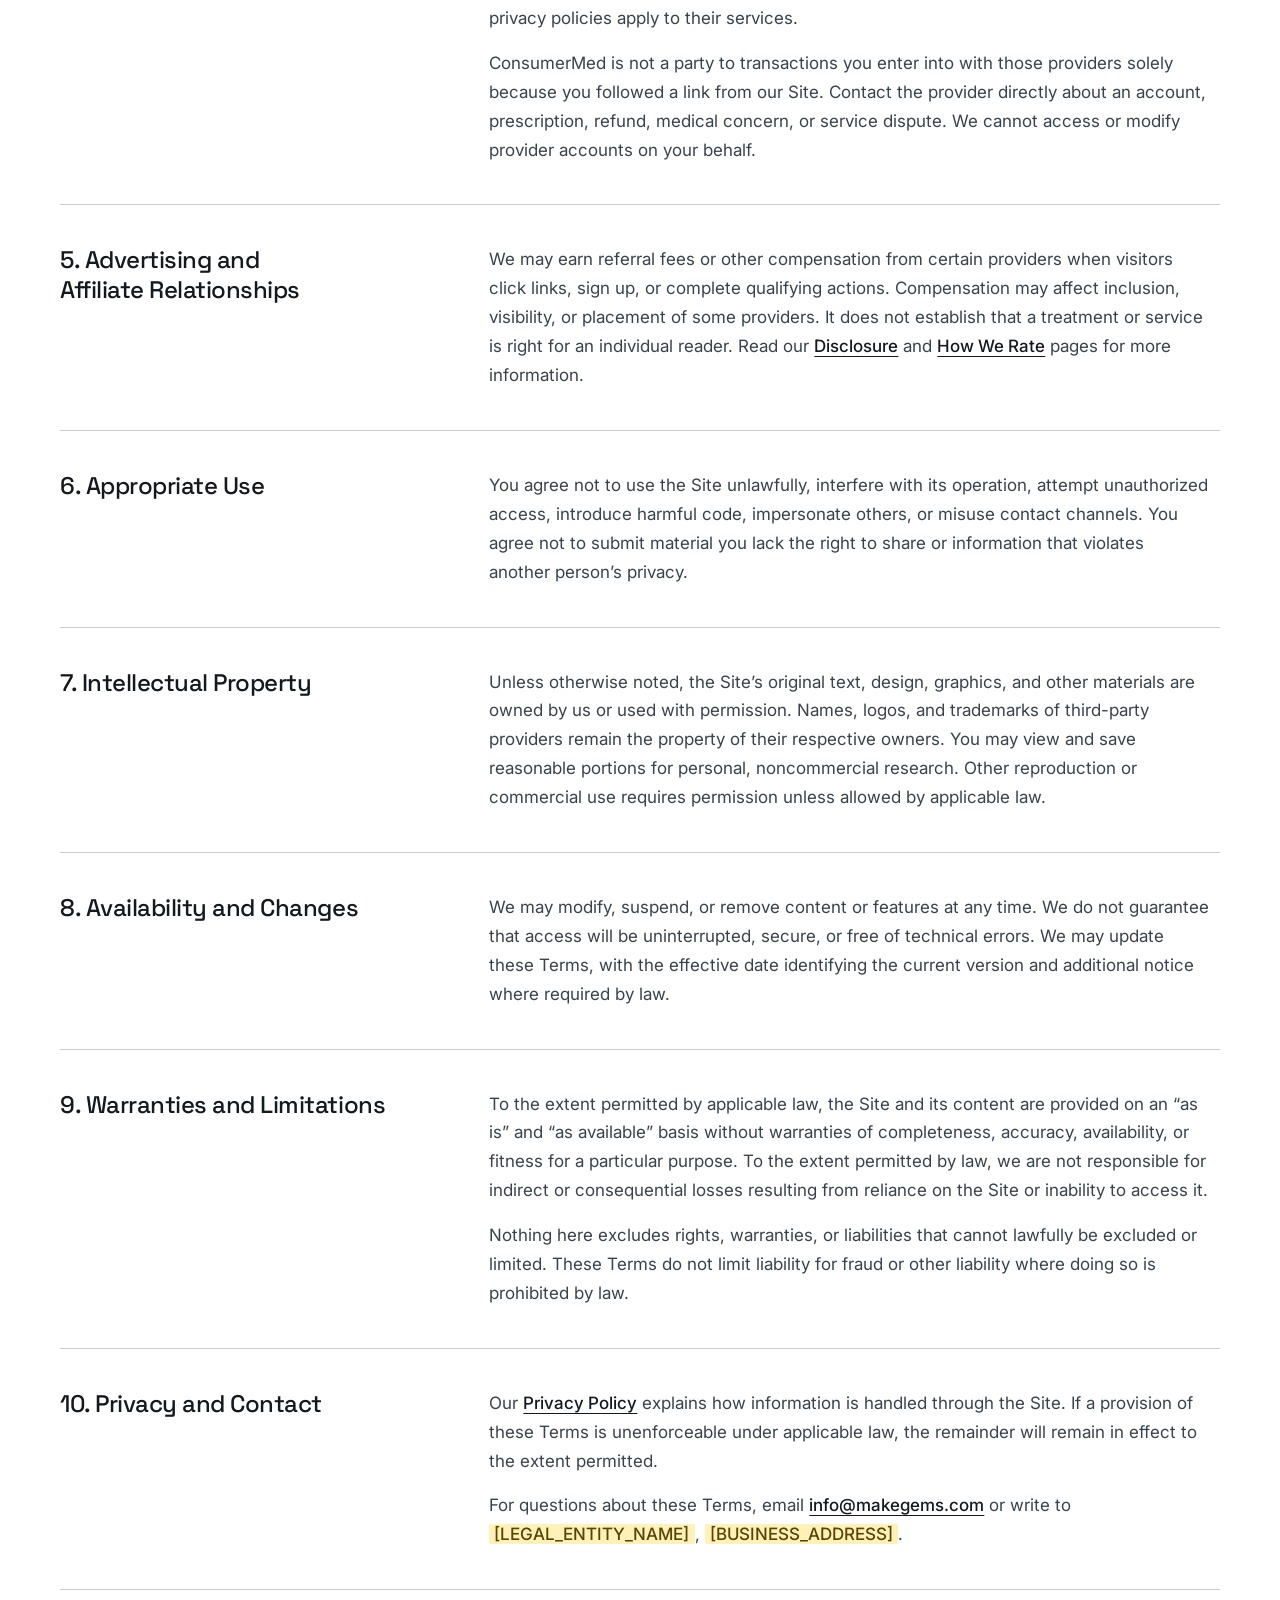
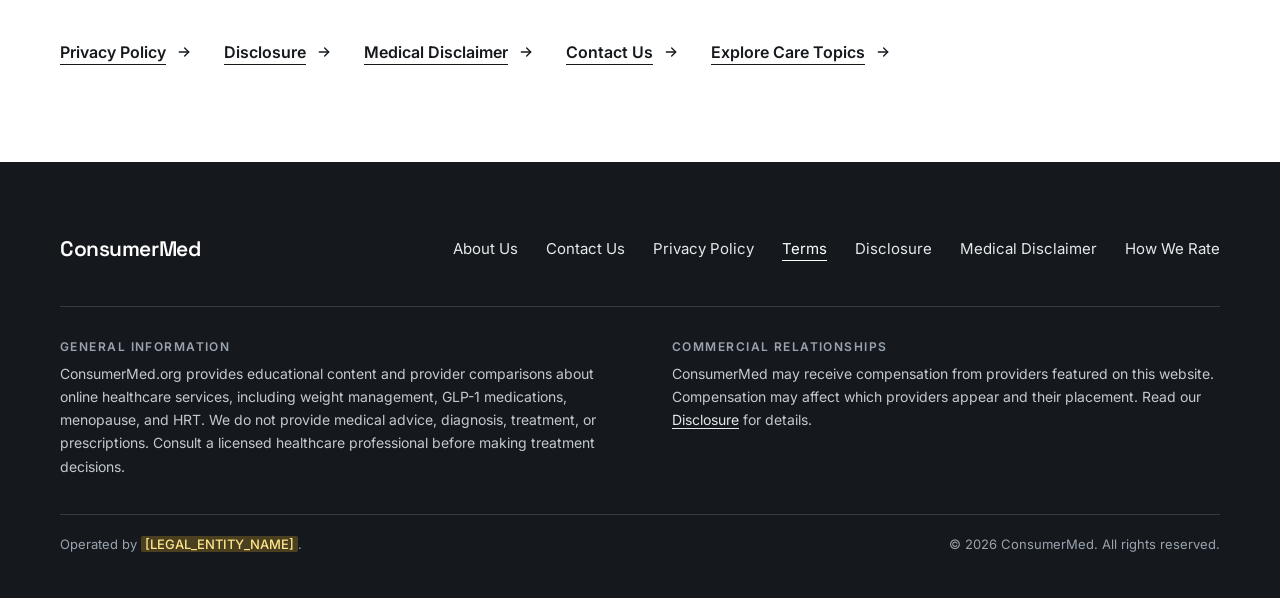
<file: terms/index.html>
<!doctype html>
<html lang="en" data-brand="separate" data-hrt="active">
<head>
<meta charset="utf-8">
<meta name="viewport" content="width=device-width, initial-scale=1">
<title>Terms of Use | ConsumerMed.org</title>
<meta name="description" content="Read the terms governing ConsumerMed’s informational comparisons, provider links, healthcare disclaimers, and website content.">
<!-- INTERIM: keeps the working-title site out of search results. Remove at the final launch. -->
<meta name="robots" content="noindex">
<link rel="preconnect" href="https://fonts.googleapis.com">
<link rel="preconnect" href="https://fonts.gstatic.com" crossorigin>
<link rel="stylesheet" href="https://fonts.googleapis.com/css2?family=Inter:wght@400;500;600&family=Space+Grotesk:wght@400;500;600&display=swap">
<link rel="stylesheet" href="../assets/site.css">
</head>
<body>
<div class="page">
<a class="skip-link" href="#main">Skip to content</a>
<header class="site-header">
<div class="container site-header__bar">
<a class="wordmark" href="../"><span>Online Care <span class="wordmark__light">Guide</span></span></a>
<nav class="nav" aria-label="Main">
<a href="../#topics">Explore Care</a>
<a href="../about/">About</a>
</nav>
</div>
</header>

<main id="main">
<div class="container page-head page-head--policy">
<h1>Terms of Use</h1>
<p class="page-meta">Effective date: <span class="ph">[EFFECTIVE_DATE]</span></p>
<div class="page-lead">
<p>These Terms of Use govern your access to ConsumerMed.org (the “Site”), operated by <span class="ph">[LEGAL_ENTITY_NAME]</span> (“ConsumerMed,” “we,” “us,” or “our”). By using the Site, you agree to these Terms, subject to applicable law. If you do not agree, please do not use the Site.</p>
</div>
</div>

<div class="container page-body">
<div class="rows">

<section class="row" aria-labelledby="provides">
<h2 class="row__title" id="provides">1. What ConsumerMed Provides</h2>
<div class="prose">
<p>ConsumerMed offers informational content, articles, and comparisons of third-party services. Current topics include online prescription weight management, GLP-1 programs and medications, perimenopause, menopause, HRT, and related women’s health concerns. Content and categories may change.</p>
<p>The Site does not provide clinical consultations, diagnosis, individualized treatment advice, prescribing, dispensing, insurance coverage, or patient care. Reading our pages, using comparison tools, or contacting us does not create a healthcare professional-patient relationship.</p>
</div>
</section>

<section class="row" aria-labelledby="not-advice">
<h2 class="row__title" id="not-advice">2. Medical Information Is Not Personal Advice</h2>
<div class="prose">
<p>Content is for general education and comparison only. It cannot account for your full medical history, current medications, contraindications, or individual circumstances. A medication or treatment discussed on the Site may require a prescription and may not be appropriate or available for you.</p>
<p>Consult a licensed healthcare professional before making treatment decisions. Do not disregard professional medical advice or delay care because of information on this Site. In a medical emergency, call 911 in the United States or your local emergency number.</p>
<p>Our <a href="../disclaimer/">Medical Disclaimer</a> provides additional information, including notes about compounded medications.</p>
</div>
</section>

<section class="row" aria-labelledby="provider-info">
<h2 class="row__title" id="provider-info">3. Provider Information, Rankings, and Prices</h2>
<div class="prose">
<p>We may describe third-party provider features, eligibility processes, prices, discounts, insurance options, treatment forms, and support. These details can change and may vary by state, clinical eligibility, plan, or other conditions. We try to keep the Site useful but do not guarantee that all information is complete, current, or error-free.</p>
<p>Rankings, scores, labels, and comparisons reflect a publisher’s assessment or presentation, not a medical opinion about what is safest or most effective for you. We do not compare every provider or treatment in the market. Always verify the latest information and legal terms with the provider before enrolling or purchasing.</p>
</div>
</section>

<section class="row" aria-labelledby="external">
<h2 class="row__title" id="external">4. Independent Providers and External Links</h2>
<div class="prose">
<p>Some links direct you to independent healthcare providers, pharmacies, or third-party websites. These organizations control their own clinical decisions, treatment offerings, prescriptions, billing, cancellations, shipping, and customer support. Their own terms and privacy policies apply to their services.</p>
<p>ConsumerMed is not a party to transactions you enter into with those providers solely because you followed a link from our Site. Contact the provider directly about an account, prescription, refund, medical concern, or service dispute. We cannot access or modify provider accounts on your behalf.</p>
</div>
</section>

<section class="row" aria-labelledby="affiliate">
<h2 class="row__title" id="affiliate">5. Advertising and Affiliate Relationships</h2>
<div class="prose">
<p>We may earn referral fees or other compensation from certain providers when visitors click links, sign up, or complete qualifying actions. Compensation may affect inclusion, visibility, or placement of some providers. It does not establish that a treatment or service is right for an individual reader. Read our <a href="../disclosure/">Disclosure</a> and <a href="../how-we-rate/">How We Rate</a> pages for more information.</p>
</div>
</section>

<section class="row" aria-labelledby="use">
<h2 class="row__title" id="use">6. Appropriate Use</h2>
<div class="prose">
<p>You agree not to use the Site unlawfully, interfere with its operation, attempt unauthorized access, introduce harmful code, impersonate others, or misuse contact channels. You agree not to submit material you lack the right to share or information that violates another person’s privacy.</p>
</div>
</section>

<section class="row" aria-labelledby="ip">
<h2 class="row__title" id="ip">7. Intellectual Property</h2>
<div class="prose">
<p>Unless otherwise noted, the Site’s original text, design, graphics, and other materials are owned by us or used with permission. Names, logos, and trademarks of third-party providers remain the property of their respective owners. You may view and save reasonable portions for personal, noncommercial research. Other reproduction or commercial use requires permission unless allowed by applicable law.</p>
</div>
</section>

<section class="row" aria-labelledby="availability">
<h2 class="row__title" id="availability">8. Availability and Changes</h2>
<div class="prose">
<p>We may modify, suspend, or remove content or features at any time. We do not guarantee that access will be uninterrupted, secure, or free of technical errors. We may update these Terms, with the effective date identifying the current version and additional notice where required by law.</p>
</div>
</section>

<section class="row" aria-labelledby="warranties">
<h2 class="row__title" id="warranties">9. Warranties and Limitations</h2>
<div class="prose">
<p>To the extent permitted by applicable law, the Site and its content are provided on an “as is” and “as available” basis without warranties of completeness, accuracy, availability, or fitness for a particular purpose. To the extent permitted by law, we are not responsible for indirect or consequential losses resulting from reliance on the Site or inability to access it.</p>
<p>Nothing here excludes rights, warranties, or liabilities that cannot lawfully be excluded or limited. These Terms do not limit liability for fraud or other liability where doing so is prohibited by law.</p>
</div>
</section>

<section class="row" aria-labelledby="terms-contact">
<h2 class="row__title" id="terms-contact">10. Privacy and Contact</h2>
<div class="prose">
<p>Our <a href="../privacy/">Privacy Policy</a> explains how information is handled through the Site. If a provision of these Terms is unenforceable under applicable law, the remainder will remain in effect to the extent permitted.</p>
<p>For questions about these Terms, email <a href="mailto:info@makegems.com">info@makegems.com</a> or write to <span class="ph">[LEGAL_ENTITY_NAME]</span>, <span class="ph">[BUSINESS_ADDRESS]</span>.</p>
</div>
</section>

</div>
<div class="page-end">
<div class="links">
<a class="text-link" href="../privacy/">Privacy Policy<svg width="16" height="16" viewBox="0 0 24 24" fill="none" stroke="currentColor" stroke-width="2" stroke-linecap="round" stroke-linejoin="round" aria-hidden="true"><path d="M5 12h14"></path><path d="M13 6l6 6-6 6"></path></svg></a>
<a class="text-link" href="../disclosure/">Disclosure<svg width="16" height="16" viewBox="0 0 24 24" fill="none" stroke="currentColor" stroke-width="2" stroke-linecap="round" stroke-linejoin="round" aria-hidden="true"><path d="M5 12h14"></path><path d="M13 6l6 6-6 6"></path></svg></a>
<a class="text-link" href="../disclaimer/">Medical Disclaimer<svg width="16" height="16" viewBox="0 0 24 24" fill="none" stroke="currentColor" stroke-width="2" stroke-linecap="round" stroke-linejoin="round" aria-hidden="true"><path d="M5 12h14"></path><path d="M13 6l6 6-6 6"></path></svg></a>
<a class="text-link" href="../contact/">Contact Us<svg width="16" height="16" viewBox="0 0 24 24" fill="none" stroke="currentColor" stroke-width="2" stroke-linecap="round" stroke-linejoin="round" aria-hidden="true"><path d="M5 12h14"></path><path d="M13 6l6 6-6 6"></path></svg></a>
<a class="text-link" href="../#topics">Explore Care Topics<svg width="16" height="16" viewBox="0 0 24 24" fill="none" stroke="currentColor" stroke-width="2" stroke-linecap="round" stroke-linejoin="round" aria-hidden="true"><path d="M5 12h14"></path><path d="M13 6l6 6-6 6"></path></svg></a>
</div>
</div>
</div>
</main>

<footer class="site-footer">
<div class="container site-footer__inner">
<div class="site-footer__top">
<p class="footer-wordmark">ConsumerMed</p>
<nav class="footer-nav" aria-label="Footer">
<a href="../about/">About Us</a>
<a href="../contact/">Contact Us</a>
<a href="../privacy/">Privacy Policy</a>
<a href="../terms/" aria-current="page">Terms</a>
<a href="../disclosure/">Disclosure</a>
<a href="../disclaimer/">Medical Disclaimer</a>
<a href="../how-we-rate/">How We Rate</a>
</nav>
</div>
<div class="site-footer__info">
<div>
<p class="footer-label">General information</p>
<p class="footer-copy">ConsumerMed.org provides educational content and provider comparisons about online healthcare services, including weight management, GLP-1 medications, menopause, and HRT. We do not provide medical advice, diagnosis, treatment, or prescriptions. Consult a licensed healthcare professional before making treatment decisions.</p>
</div>
<div>
<p class="footer-label">Commercial relationships</p>
<p class="footer-copy">ConsumerMed may receive compensation from providers featured on this website. Compensation may affect which providers appear and their placement. Read our <a href="../disclosure/">Disclosure</a> for details.</p>
</div>
</div>
<div class="site-footer__legal">
<p>Operated by <span class="ph">[LEGAL_ENTITY_NAME]</span>.</p>
<p>© 2026 ConsumerMed. All rights reserved.</p>
</div>
</div>
</footer>
</div>
</body>
</html>
</file>
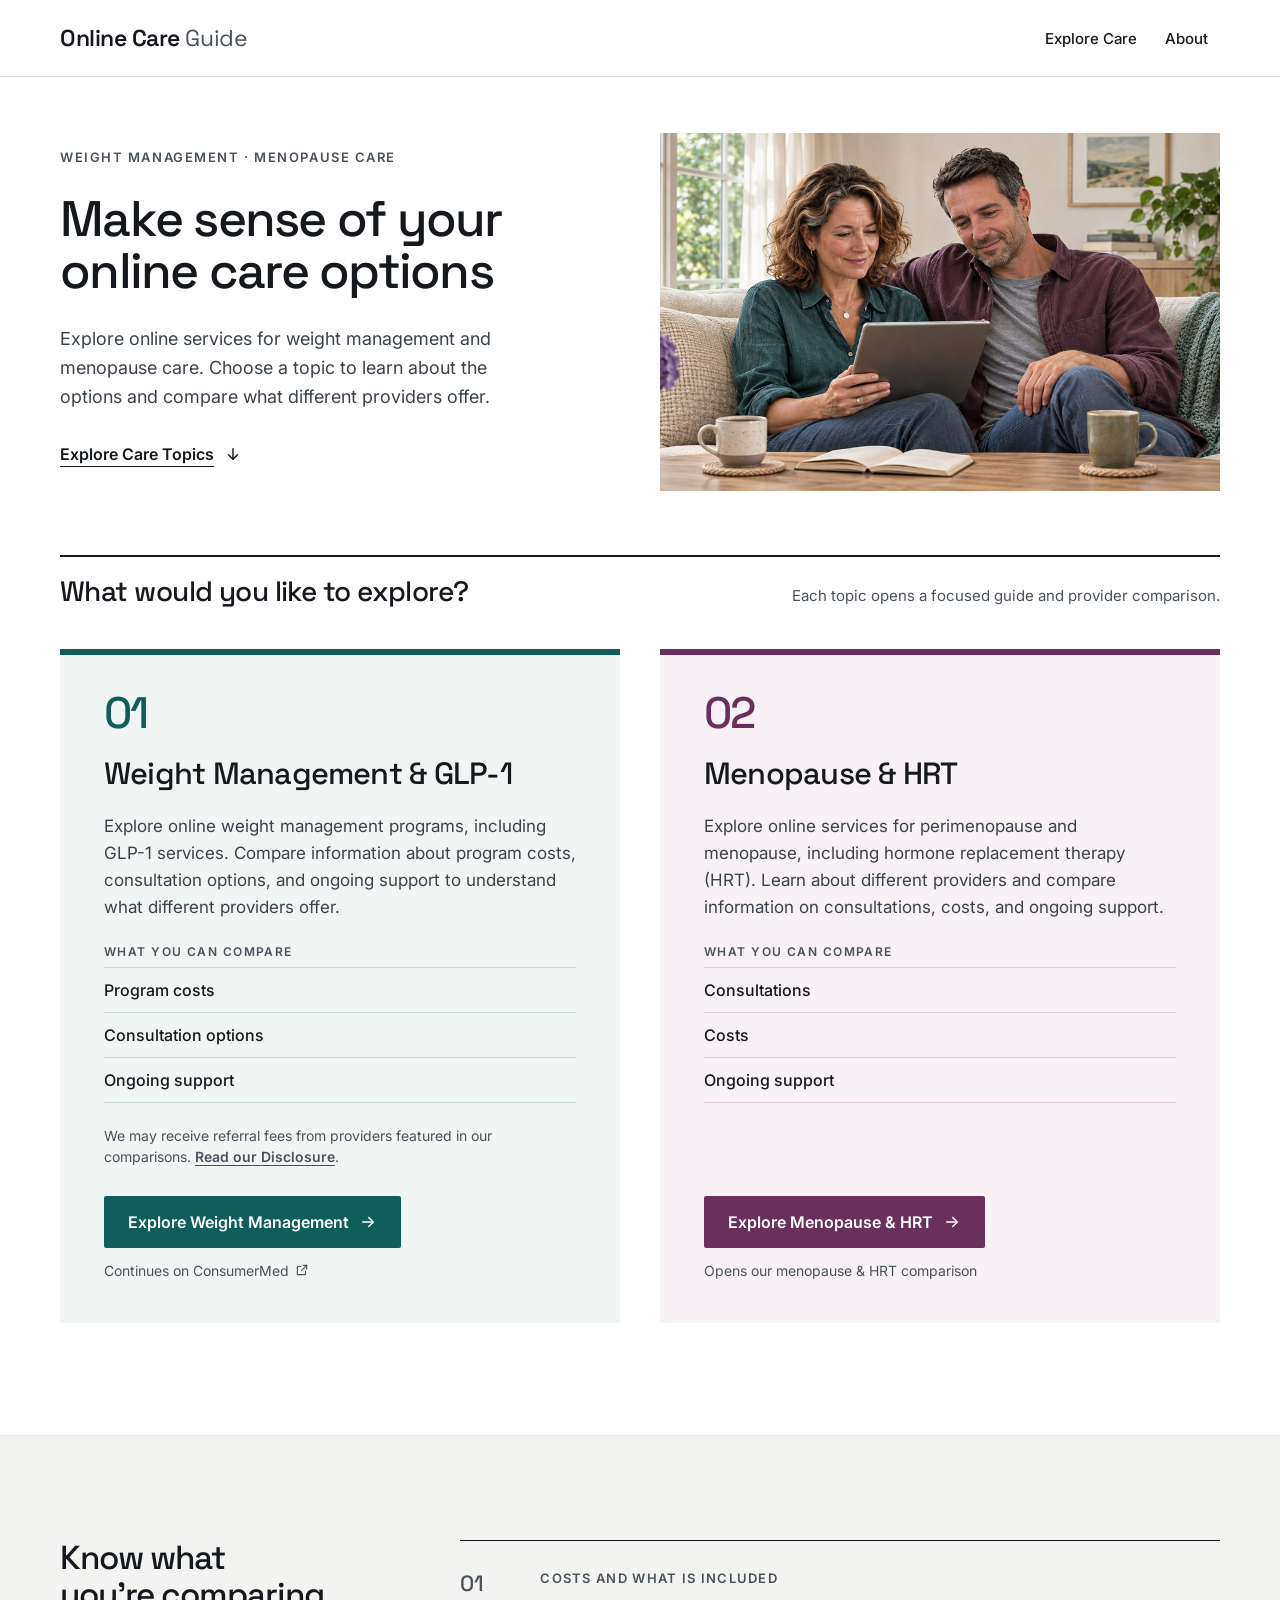
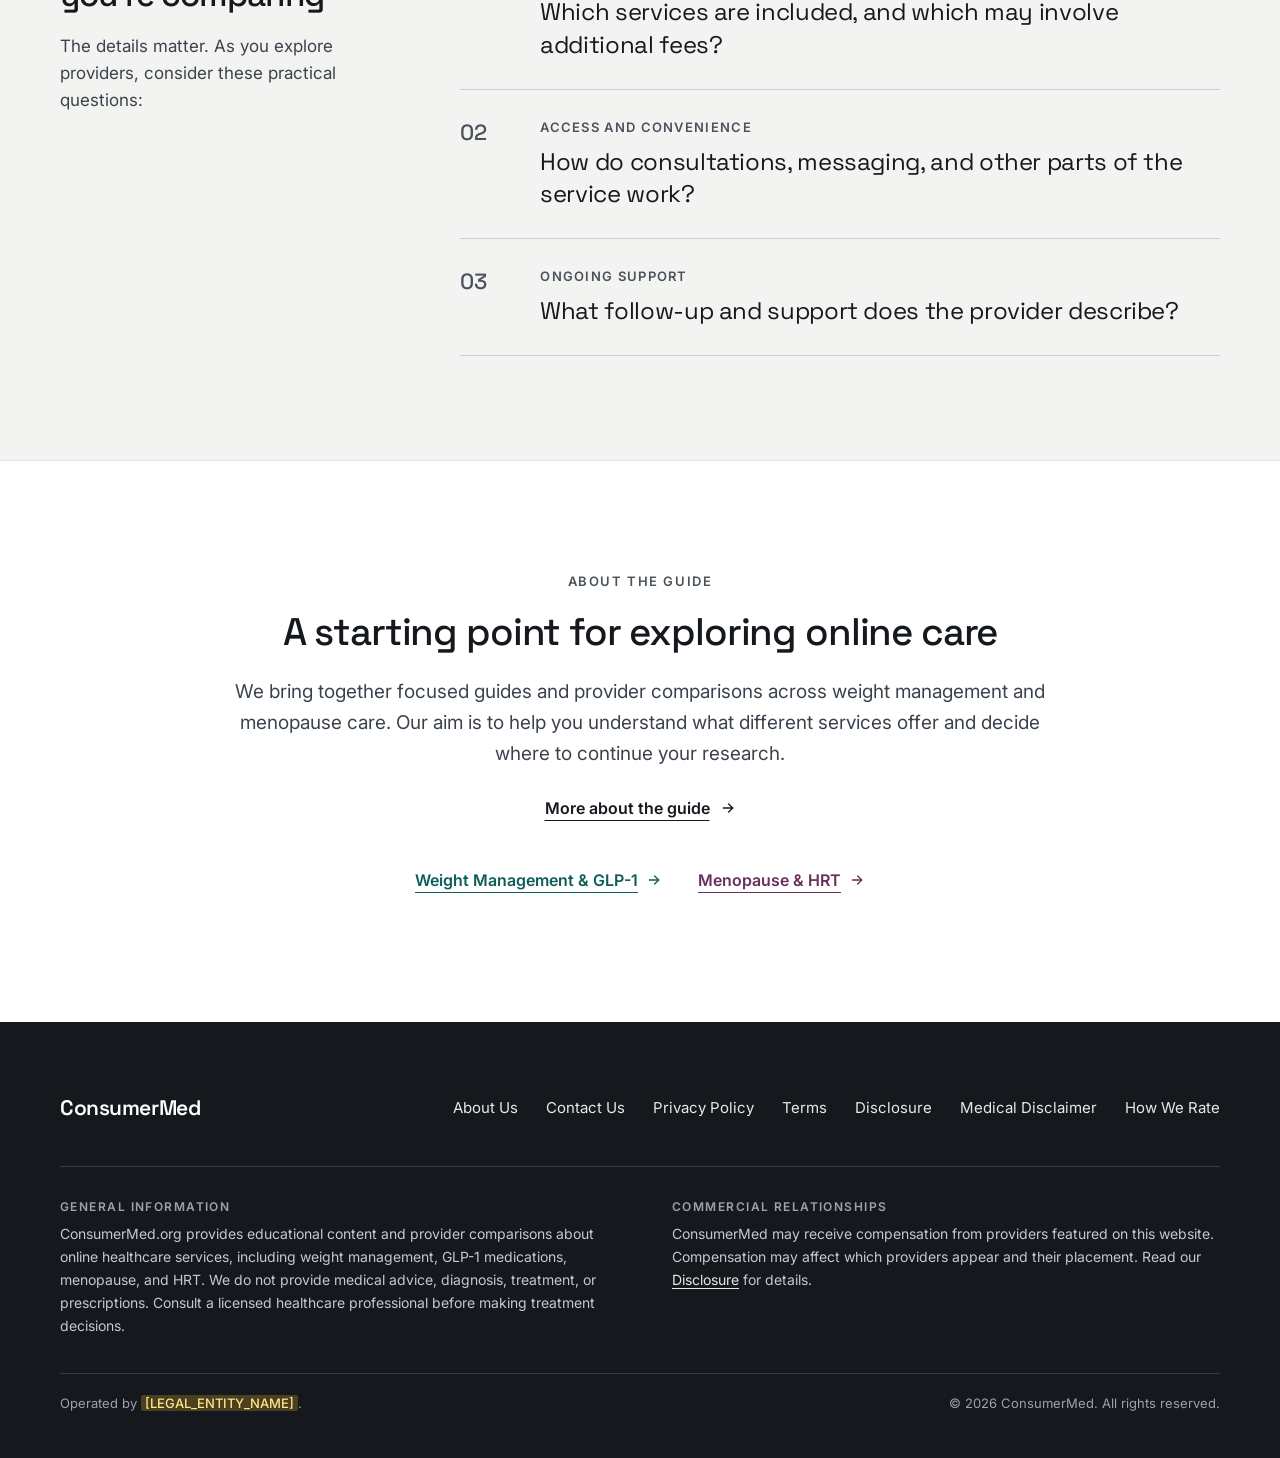
<file: v2/index.html>
<!doctype html>
<!--
  Online Care Guide — homepage variant v2: design direction A4 (A3 with a photo opening), served at /v2/.
  The main homepage (/) stays A3. Styles: ../assets/site.css plus ../assets/v2.css. Photo: ../assets/img/.
  Links to the content pages go up one level (../about/ etc.); the wordmark stays on this variant.

  SWITCHES on <html>:
  - data-brand="separate" (umbrella site, default) | "consumermed" (ConsumerMed root page).
    Swaps the wordmark, weight attribution, ownership note, footer commercial text and copyright name.
    ConsumerMed mode also needs both data-todo="WEIGHT" hrefs changed and the content-pack section 7
    substitutions applied to every page.
  - data-hrt="active" (HRT comparison is live) | "interim" (unavailable; links go to menopause-hrt/).
    Set the same value on every page.

  BEFORE GOING LIVE: resolve every data-todo and every highlighted field in square brackets; no placeholder may remain. See 04-publishing.
-->
<html lang="en" data-brand="separate" data-hrt="active">
<head>
<meta charset="utf-8">
<meta name="viewport" content="width=device-width, initial-scale=1">
<title>Online Care Guide | Weight Management and Menopause Care</title>
<meta name="description" content="Explore online care resources for weight management and menopause. Compare program information, understand practical differences, and continue your research.">
<meta property="og:title" content="Online Care Guide">
<meta property="og:description" content="A starting point for exploring online weight management and menopause care.">
<meta property="og:type" content="website">
<!-- TEST VARIANT: keep noindex on /v2/ even after the final launch, unless it replaces the homepage. -->
<meta name="robots" content="noindex">
<link rel="preconnect" href="https://fonts.googleapis.com">
<link rel="preconnect" href="https://fonts.gstatic.com" crossorigin>
<link rel="stylesheet" href="https://fonts.googleapis.com/css2?family=Inter:wght@400;500;600&family=Space+Grotesk:wght@400;500;600&display=swap">
<link rel="stylesheet" href="../assets/site.css">
<link rel="stylesheet" href="../assets/v2.css">
</head>
<body>
<a class="skip-link" href="#main">Skip to content</a>

<header class="site-header">
  <div class="container site-header__bar">
    <a class="wordmark" href="./">
      <span data-only="separate">Online Care <span class="wordmark__light">Guide</span></span>
      <span data-only="consumermed">ConsumerMed</span>
    </a>
    <nav class="nav" aria-label="Main">
      <a href="#topics">Explore Care</a>
      <a href="../about/">About</a>
    </nav>
  </div>
</header>

<main id="main">
  <section class="hero" aria-labelledby="page-title">
    <div class="hero__text">
      <p class="kicker">Weight management · Menopause care</p>
      <h1 id="page-title">Make sense of your online care options</h1>
      <p class="lead" data-hrt-only="active">Explore online services for weight management and menopause care. Choose a topic to learn about the options and compare what different providers offer.</p>
      <a class="text-link" href="#topics">Explore Care Topics<svg width="18" height="18" viewBox="0 0 24 24" fill="none" stroke="currentColor" stroke-width="2" stroke-linecap="round" stroke-linejoin="round" aria-hidden="true"><path d="M12 5v14"/><path d="M6 13l6 6 6-6"/></svg></a>
    </div>
    <!-- Decorative photo (empty alt). The owner must confirm the rights to use it before launch. -->
    <div class="hero__media">
      <img src="../assets/img/together-reviewing-tablet-1774.jpg" srcset="../assets/img/together-reviewing-tablet-1200.jpg 1200w, ../assets/img/together-reviewing-tablet-1774.jpg 1774w" sizes="(max-width: 899px) 125vw, 1000px" width="1774" height="887" alt="" fetchpriority="high" decoding="async">
    </div>
  </section>

  <section class="container topics" id="topics" aria-labelledby="topics-title">
    <div class="topics__head">
      <h2 id="topics-title">What would you like to explore?</h2>
      <p class="topics__sub" data-hrt-only="active">Each topic opens a focused guide and provider comparison.</p>
    </div>

    <div class="topics__grid">
      <article class="card card--weight" aria-labelledby="weight-title">
        <span class="card__num" aria-hidden="true">01</span>
        <h3 id="weight-title">Weight Management &amp; GLP-1</h3>
        <p class="card__desc">Explore online weight management programs, including GLP-1 services. Compare information about program costs, consultation options, and ongoing support to understand what different providers offer.</p>
        <div>
          <p class="label" id="weight-compare">What you can compare</p>
          <ul class="compare-list" aria-labelledby="weight-compare">
            <li>Program costs</li>
            <li>Consultation options</li>
            <li>Ongoing support</li>
          </ul>
        </div>
        <p class="card__note" id="weight-note">
          We may receive referral fees from providers featured in our comparisons. <a href="../disclosure/">Read our Disclosure</a>.
        </p>
        <div class="card__cta">
          <!-- data-todo="WEIGHT": in consumermed mode replace this href with the weight comparison's internal path -->
          <a class="btn" href="https://www.consumermed.org/" aria-describedby="weight-attr" data-todo="WEIGHT" target="_blank" rel="noopener">Explore Weight Management<svg width="18" height="18" viewBox="0 0 24 24" fill="none" stroke="currentColor" stroke-width="2" stroke-linecap="round" stroke-linejoin="round" aria-hidden="true"><path d="M5 12h14"/><path d="M13 6l6 6-6 6"/></svg><span class="visually-hidden"> (opens in a new tab)</span></a>
          <span class="attribution" id="weight-attr">
            <span data-only="separate">Continues on ConsumerMed<svg width="14" height="14" viewBox="0 0 24 24" fill="none" stroke="currentColor" stroke-width="2" stroke-linecap="round" stroke-linejoin="round" aria-hidden="true"><path d="M14 4h6v6"/><path d="M20 4l-9 9"/><path d="M18 14v5a1 1 0 0 1-1 1H5a1 1 0 0 1-1-1V7a1 1 0 0 1 1-1h5"/></svg></span>
            <span data-only="consumermed">Opens our weight management comparison</span>
          </span>
        </div>
      </article>

      <article class="card card--meno" aria-labelledby="meno-title">
        <span class="card__num" aria-hidden="true">02</span>
        <h3 id="meno-title">Menopause &amp; HRT</h3>
        <p class="card__desc" data-hrt-only="active">Explore online services for perimenopause and menopause, including hormone replacement therapy (HRT). Learn about different providers and compare information on consultations, costs, and ongoing support.</p>
        <div>
          <p class="label" id="meno-compare"><span data-hrt-only="active">What you can compare</span></p>
          <ul class="compare-list" aria-labelledby="meno-compare">
            <li>Consultations</li>
            <li>Costs</li>
            <li>Ongoing support</li>
          </ul>
        </div>
        <!-- Optional, active state only, once the arrangement is confirmed (content pack, section 6):
             <p class="card__note">The linked menopause and HRT guide is under common ownership with Online Care Guide and may receive referral fees from featured providers. <a href="../disclosure/">Read our Disclosure</a>.</p> -->
        <div class="card__cta" data-hrt-only="active">
          <!-- data-todo="HRT": replace with the verified HRT resource URL from the owner (never the old third-party HRT domain; see CLAUDE.md) -->
          <a class="btn" href="#HRT_DESTINATION_TBD" aria-describedby="meno-attr" data-todo="HRT">Explore Menopause &amp; HRT<svg width="18" height="18" viewBox="0 0 24 24" fill="none" stroke="currentColor" stroke-width="2" stroke-linecap="round" stroke-linejoin="round" aria-hidden="true"><path d="M5 12h14"/><path d="M13 6l6 6-6 6"/></svg></a>
          <span class="attribution" id="meno-attr">Opens our menopause &amp; HRT comparison</span>
        </div>
      </article>
    </div>
  </section>

  <section class="compare" aria-labelledby="compare-title">
    <div class="container compare__inner">
      <div class="compare__intro">
        <h2 id="compare-title">Know what you're comparing</h2>
        <p>The details matter. As you explore providers, consider these practical questions:</p>
      </div>
      <ol class="questions">
        <li>
          <span class="questions__num" aria-hidden="true">01</span>
          <div>
            <h3>Costs and what is included</h3>
            <p>Which services are included, and which may involve additional fees?</p>
          </div>
        </li>
        <li>
          <span class="questions__num" aria-hidden="true">02</span>
          <div>
            <h3>Access and convenience</h3>
            <p>How do consultations, messaging, and other parts of the service work?</p>
          </div>
        </li>
        <li>
          <span class="questions__num" aria-hidden="true">03</span>
          <div>
            <h3>Ongoing support</h3>
            <p>What follow-up and support does the provider describe?</p>
          </div>
        </li>
      </ol>
    </div>
  </section>

  <section class="container about" id="about" aria-labelledby="about-title">
    <div class="about__inner">
      <p class="kicker">About the guide</p>
      <h2 id="about-title">A starting point for exploring online care</h2>
      <p class="about__body" data-hrt-only="active">We bring together focused guides and provider comparisons across weight management and menopause care. Our aim is to help you understand what different services offer and decide where to continue your research.</p>
      <a class="text-link about__more" href="../about/">More about the guide<svg width="16" height="16" viewBox="0 0 24 24" fill="none" stroke="currentColor" stroke-width="2" stroke-linecap="round" stroke-linejoin="round" aria-hidden="true"><path d="M5 12h14"/><path d="M13 6l6 6-6 6"/></svg></a>
      <div class="about__links">
        <a class="is-weight" href="https://www.consumermed.org/" data-todo="WEIGHT" target="_blank" rel="noopener">Weight Management &amp; GLP-1<svg width="16" height="16" viewBox="0 0 24 24" fill="none" stroke="currentColor" stroke-width="2" stroke-linecap="round" stroke-linejoin="round" aria-hidden="true"><path d="M5 12h14"/><path d="M13 6l6 6-6 6"/></svg><span class="visually-hidden"> (opens in a new tab)</span></a>
        <a class="is-meno" href="#HRT_DESTINATION_TBD" data-todo="HRT" data-hrt-only="active">Menopause &amp; HRT<svg width="16" height="16" viewBox="0 0 24 24" fill="none" stroke="currentColor" stroke-width="2" stroke-linecap="round" stroke-linejoin="round" aria-hidden="true"><path d="M5 12h14"/><path d="M13 6l6 6-6 6"/></svg></a>
      </div>
    </div>
  </section>
</main>

<footer class="site-footer">
  <div class="container site-footer__inner">
    <div class="site-footer__top">
      <p class="footer-wordmark">ConsumerMed</p>
      <nav class="footer-nav" aria-label="Footer">
        <a href="../about/">About Us</a>
        <a href="../contact/">Contact Us</a>
        <a href="../privacy/">Privacy Policy</a>
        <a href="../terms/">Terms</a>
        <a href="../disclosure/">Disclosure</a>
        <a href="../disclaimer/">Medical Disclaimer</a>
        <a href="../how-we-rate/">How We Rate</a>
      </nav>
    </div>
    <div class="site-footer__info">
      <div>
        <p class="footer-label">General information</p>
        <p class="footer-copy">ConsumerMed.org provides educational content and provider comparisons about online healthcare services, including weight management, GLP-1 medications, menopause, and HRT. We do not provide medical advice, diagnosis, treatment, or prescriptions. Consult a licensed healthcare professional before making treatment decisions.</p>
      </div>
      <div>
        <p class="footer-label">Commercial relationships</p>
        <p class="footer-copy">ConsumerMed may receive compensation from providers featured on this website. Compensation may affect which providers appear and their placement. Read our <a href="../disclosure/">Disclosure</a> for details.</p>
      </div>
    </div>
    <div class="site-footer__legal">
      <p>Operated by <span class="ph">[LEGAL_ENTITY_NAME]</span>.</p>
      <p>© 2026 ConsumerMed. All rights reserved.</p>
    </div>
  </div>
</footer>

</body>
</html>
</file>
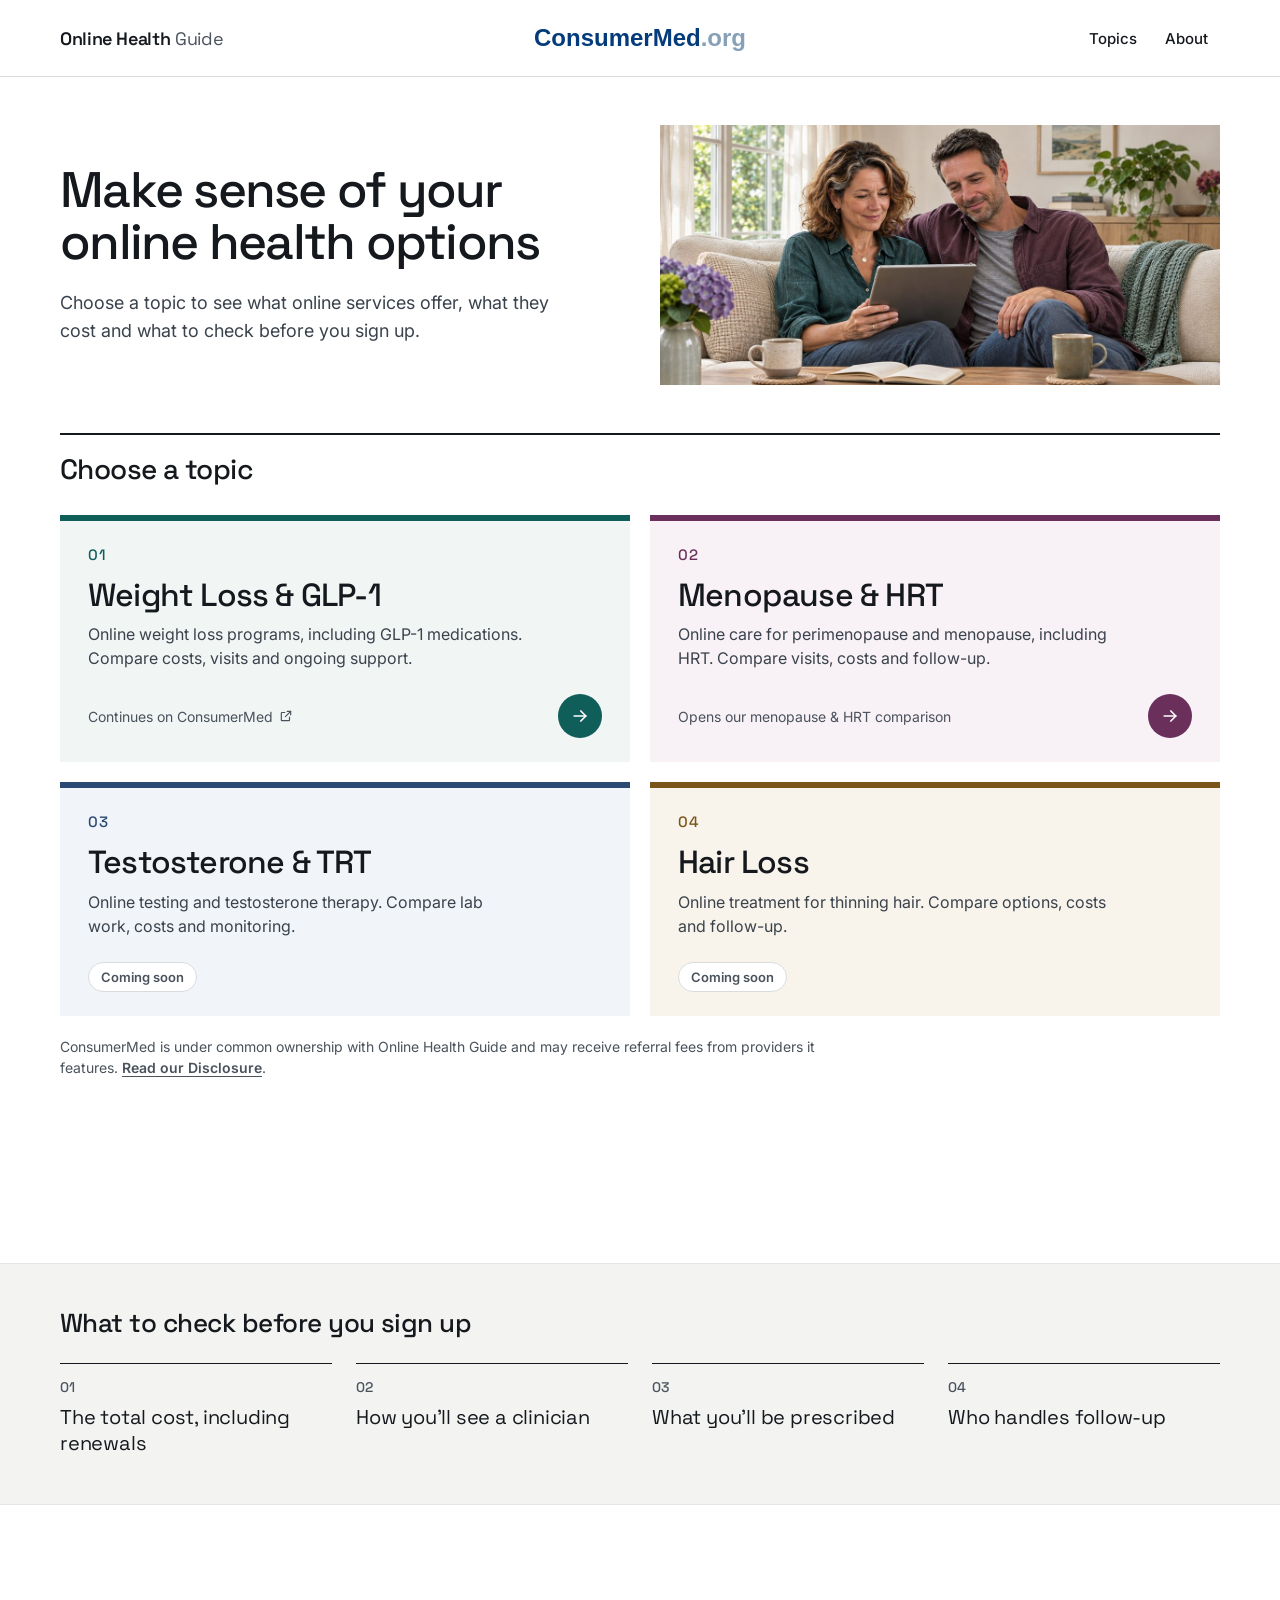
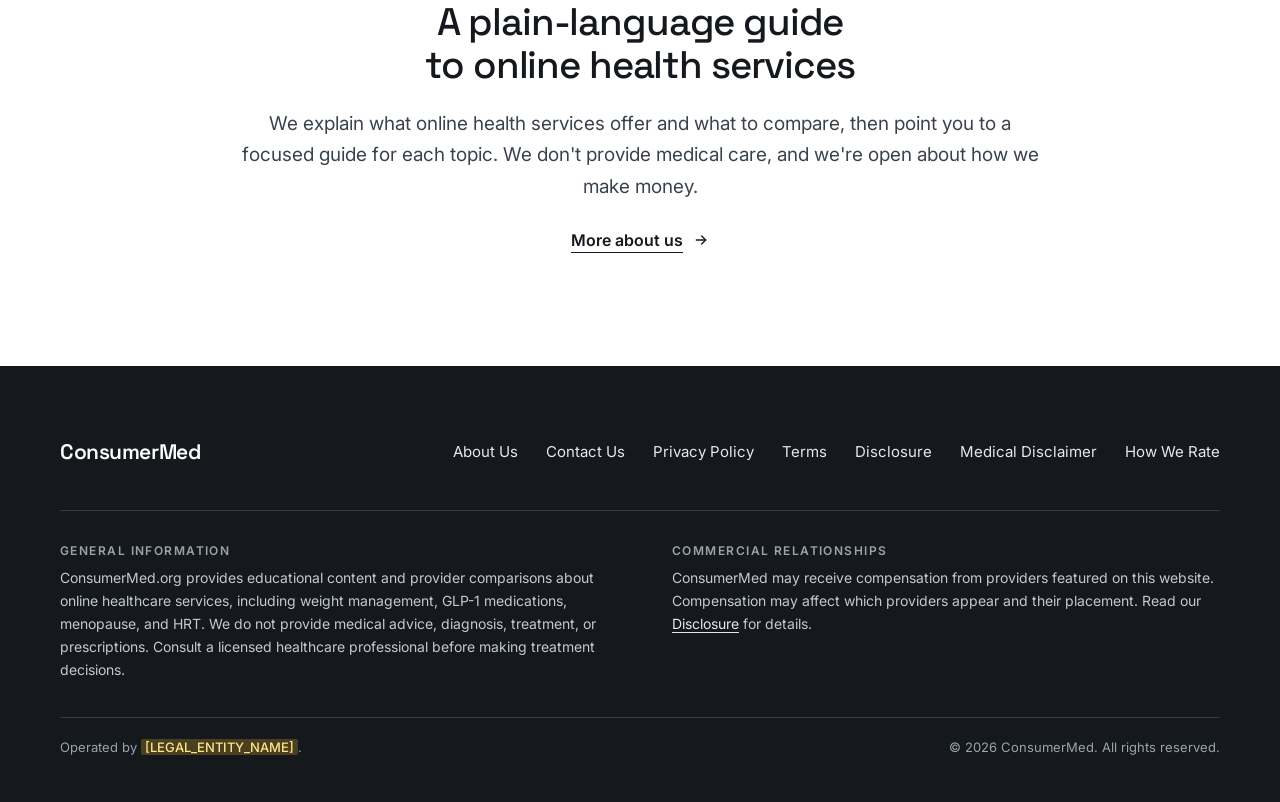
<file: v3/index.html>
<!doctype html>
<html lang="en" data-brand="separate" data-hrt="active">
<head>
<meta charset="utf-8">
<meta name="viewport" content="width=device-width, initial-scale=1">
<title>Online Health Guide | Compare Online Health Services by Topic</title>
<meta name="description" content="Explore online services for weight loss, menopause care and more. See what to compare and continue to a focused guide for each topic.">
<!-- TEST VARIANT: keep noindex on /v3/ even after the final launch, unless it replaces the homepage. -->
<meta name="robots" content="noindex">
<link rel="preconnect" href="https://fonts.googleapis.com">
<link rel="preconnect" href="https://fonts.gstatic.com" crossorigin>
<link rel="stylesheet" href="https://fonts.googleapis.com/css2?family=Inter:wght@400;500;600&family=Space+Grotesk:wght@400;500;600&display=swap">
<link rel="stylesheet" href="../assets/site.css">
<link rel="stylesheet" href="../assets/v3.css">
</head>
<body>
<!--
  Online Health Guide: homepage test variant /v3/ (design A5, fewer words and bigger topics, 4 topics).
  The main homepage (/) and /v2/ are unchanged. Links to the content pages go up one level (../about/ etc.).
  Topics marked "Coming soon" have no guide yet and no link. The HRT switch works as on the homepage:
  keep the state the live site uses and delete the elements for the other one.
-->
<div class="page">
<a class="skip-link" href="#main">Skip to content</a>

<header class="site-header">
<div class="container site-header__bar">
<a class="wordmark" href="./"><span>Online Health <span class="wordmark__light">Guide</span></span></a>
<span class="cm-logo">ConsumerMed<span class="cm-logo__tld">.org</span></span>
<nav class="nav" aria-label="Main">
<a href="#topics">Topics</a>
<a href="../about/">About</a>
</nav>
</div>
</header>

<main id="main">

<section class="intro" aria-labelledby="page-title">
<div class="container intro__inner">
<div>
<h1 id="page-title">Make sense of your online health options</h1>
<p class="lead">Choose a topic to see what online services offer, what they cost and what to check before you sign up.</p>
</div>
<figure class="intro__media"><img src="../assets/img/together-reviewing-tablet-1774.jpg" srcset="../assets/img/together-reviewing-tablet-1200.jpg 1200w, ../assets/img/together-reviewing-tablet-1774.jpg 1774w" sizes="(max-width: 899px) 100vw, 560px" width="1774" height="887" alt="" fetchpriority="high" decoding="async"></figure>
</div>
</section>

<section class="container topics" id="topics" aria-labelledby="topics-title">
<div class="topics__head">
<h2 id="topics-title">Choose a topic</h2>
</div>

<div class="cats cats--4">

<article class="cat cat--weight">
<span class="cat__num" aria-hidden="true">01</span>
<h3 class="cat__title"><a class="cat__link" href="https://www.consumermed.org/" aria-describedby="c1-attr" target="_blank" rel="noopener">Weight Loss &amp; <span class="nw">GLP-1</span><span class="visually-hidden"> (opens in a new tab)</span></a></h3>
<p class="cat__desc">Online weight loss programs, including <span class="nw">GLP-1</span> medications. Compare costs, visits and ongoing support.</p>
<div class="cat__foot">
<span class="attribution" id="c1-attr">Continues on ConsumerMed<svg width="14" height="14" viewBox="0 0 24 24" fill="none" stroke="currentColor" stroke-width="2" stroke-linecap="round" stroke-linejoin="round" aria-hidden="true"><path d="M14 4h6v6"></path><path d="M20 4l-9 9"></path><path d="M18 14v5a1 1 0 0 1-1 1H5a1 1 0 0 1-1-1V7a1 1 0 0 1 1-1h5"></path></svg></span>
<span class="cat__arrow" aria-hidden="true"><svg width="20" height="20" viewBox="0 0 24 24" fill="none" stroke="currentColor" stroke-width="2" stroke-linecap="round" stroke-linejoin="round"><path d="M5 12h14"></path><path d="M13 6l6 6-6 6"></path></svg></span>
</div>
</article>

<article class="cat cat--meno">
<span class="cat__num" aria-hidden="true">02</span>
<div data-hrt-only="active" class="hrt-group">
<h3 class="cat__title"><a class="cat__link" href="#HRT_DESTINATION_TBD" data-todo="HRT" aria-describedby="c2-attr">Menopause &amp; HRT</a></h3>
<p class="cat__desc">Online care for perimenopause and menopause, including HRT. Compare visits, costs and follow-up.</p>
<div class="cat__foot">
<span class="attribution" id="c2-attr">Opens our menopause &amp; HRT comparison</span>
<span class="cat__arrow" aria-hidden="true"><svg width="20" height="20" viewBox="0 0 24 24" fill="none" stroke="currentColor" stroke-width="2" stroke-linecap="round" stroke-linejoin="round"><path d="M5 12h14"></path><path d="M13 6l6 6-6 6"></path></svg></span>
</div>
</div>
</article>

<article class="cat cat--c3 cat--soon">
<span class="cat__num" aria-hidden="true">03</span>
<h3 class="cat__title">Testosterone &amp; TRT</h3>
<p class="cat__desc">Online testing and testosterone therapy. Compare lab work, costs and monitoring.</p>
<div class="cat__foot"><span class="soon">Coming soon</span></div>
</article>

<article class="cat cat--c4 cat--soon">
<span class="cat__num" aria-hidden="true">04</span>
<h3 class="cat__title">Hair Loss</h3>
<p class="cat__desc">Online treatment for thinning hair. Compare options, costs and follow-up.</p>
<div class="cat__foot"><span class="soon">Coming soon</span></div>
</article>



</div>

<p class="cats__note">ConsumerMed is under common ownership with Online Health Guide and may receive referral fees from providers it features. <a href="../disclosure/">Read our Disclosure</a>.</p>
</section>

<section class="checks" aria-labelledby="checks-title">
<div class="container checks__inner">
<h2 id="checks-title">What to check before you sign up</h2>
<ol class="checks__list">
<li><span aria-hidden="true">01</span>The total cost, including renewals</li>
<li><span aria-hidden="true">02</span>How you'll see a clinician</li>
<li><span aria-hidden="true">03</span>What you'll be prescribed</li>
<li><span aria-hidden="true">04</span>Who handles follow-up</li>
</ol>
</div>
</section>

<section class="container about" id="about" aria-labelledby="about-title">
<div class="about__inner">
<h2 id="about-title">A plain-language guide to online health services</h2>
<p data-hrt-only="active" class="about__body">We explain what online health services offer and what to compare, then point you to a focused guide for each topic. We don't provide medical care, and we're open about how we make money.</p>
<a class="text-link about__more" href="../about/">More about us<svg width="16" height="16" viewBox="0 0 24 24" fill="none" stroke="currentColor" stroke-width="2" stroke-linecap="round" stroke-linejoin="round" aria-hidden="true"><path d="M5 12h14"></path><path d="M13 6l6 6-6 6"></path></svg></a>
</div>
</section>
</main>

<footer class="site-footer">
<div class="container site-footer__inner">
<div class="site-footer__top">
<p class="footer-wordmark">ConsumerMed</p>
<nav class="footer-nav" aria-label="Footer">
<a href="../about/">About Us</a>
<a href="../contact/">Contact Us</a>
<a href="../privacy/">Privacy Policy</a>
<a href="../terms/">Terms</a>
<a href="../disclosure/">Disclosure</a>
<a href="../disclaimer/">Medical Disclaimer</a>
<a href="../how-we-rate/">How We Rate</a>
</nav>
</div>
<div class="site-footer__info">
<div>
<p class="footer-label">General information</p>
<p class="footer-copy">ConsumerMed.org provides educational content and provider comparisons about online healthcare services, including weight management, GLP-1 medications, menopause, and HRT. We do not provide medical advice, diagnosis, treatment, or prescriptions. Consult a licensed healthcare professional before making treatment decisions.</p>
</div>
<div>
<p class="footer-label">Commercial relationships</p>
<p class="footer-copy">ConsumerMed may receive compensation from providers featured on this website. Compensation may affect which providers appear and their placement. Read our <a href="../disclosure/">Disclosure</a> for details.</p>
</div>
</div>
<div class="site-footer__legal">
<p>Operated by <span class="ph">[LEGAL_ENTITY_NAME]</span>.</p>
<p>© 2026 ConsumerMed. All rights reserved.</p>
</div>
</div>
</footer>
</div>
</body>
</html>
</file>
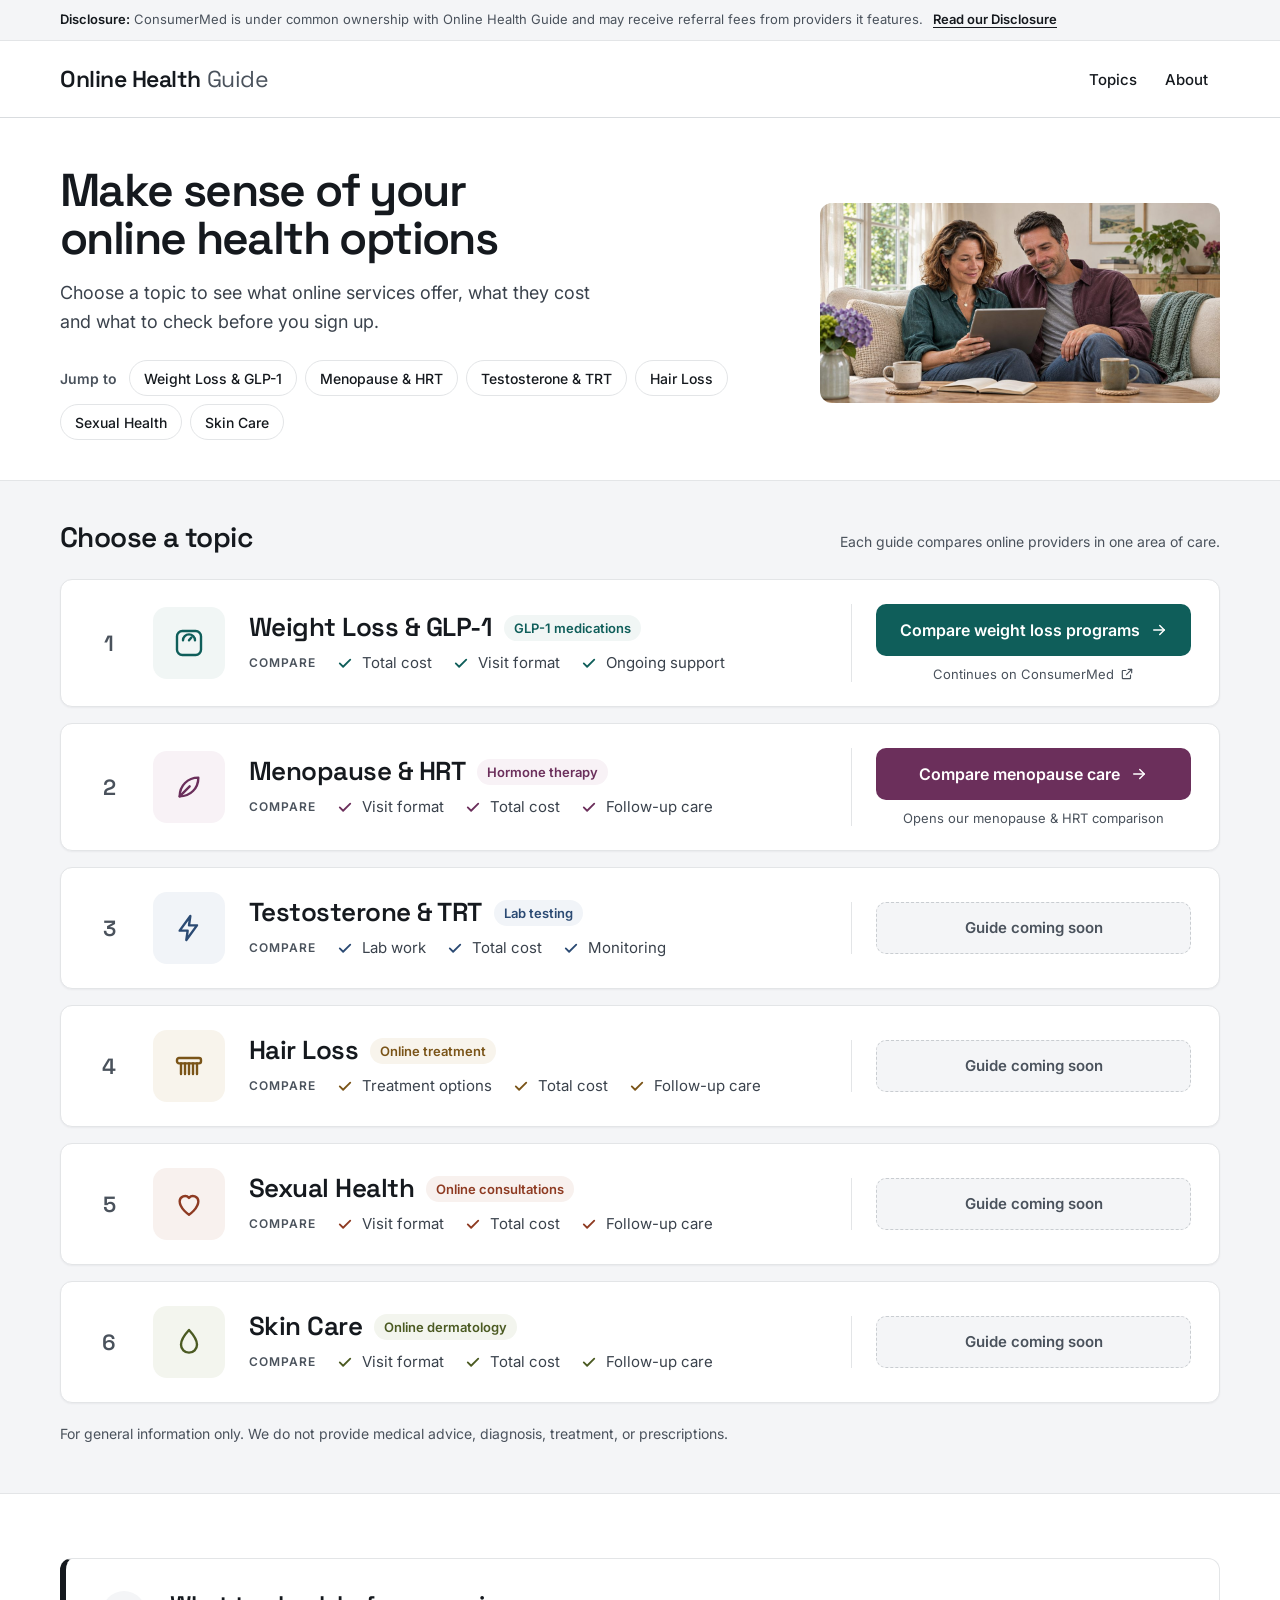
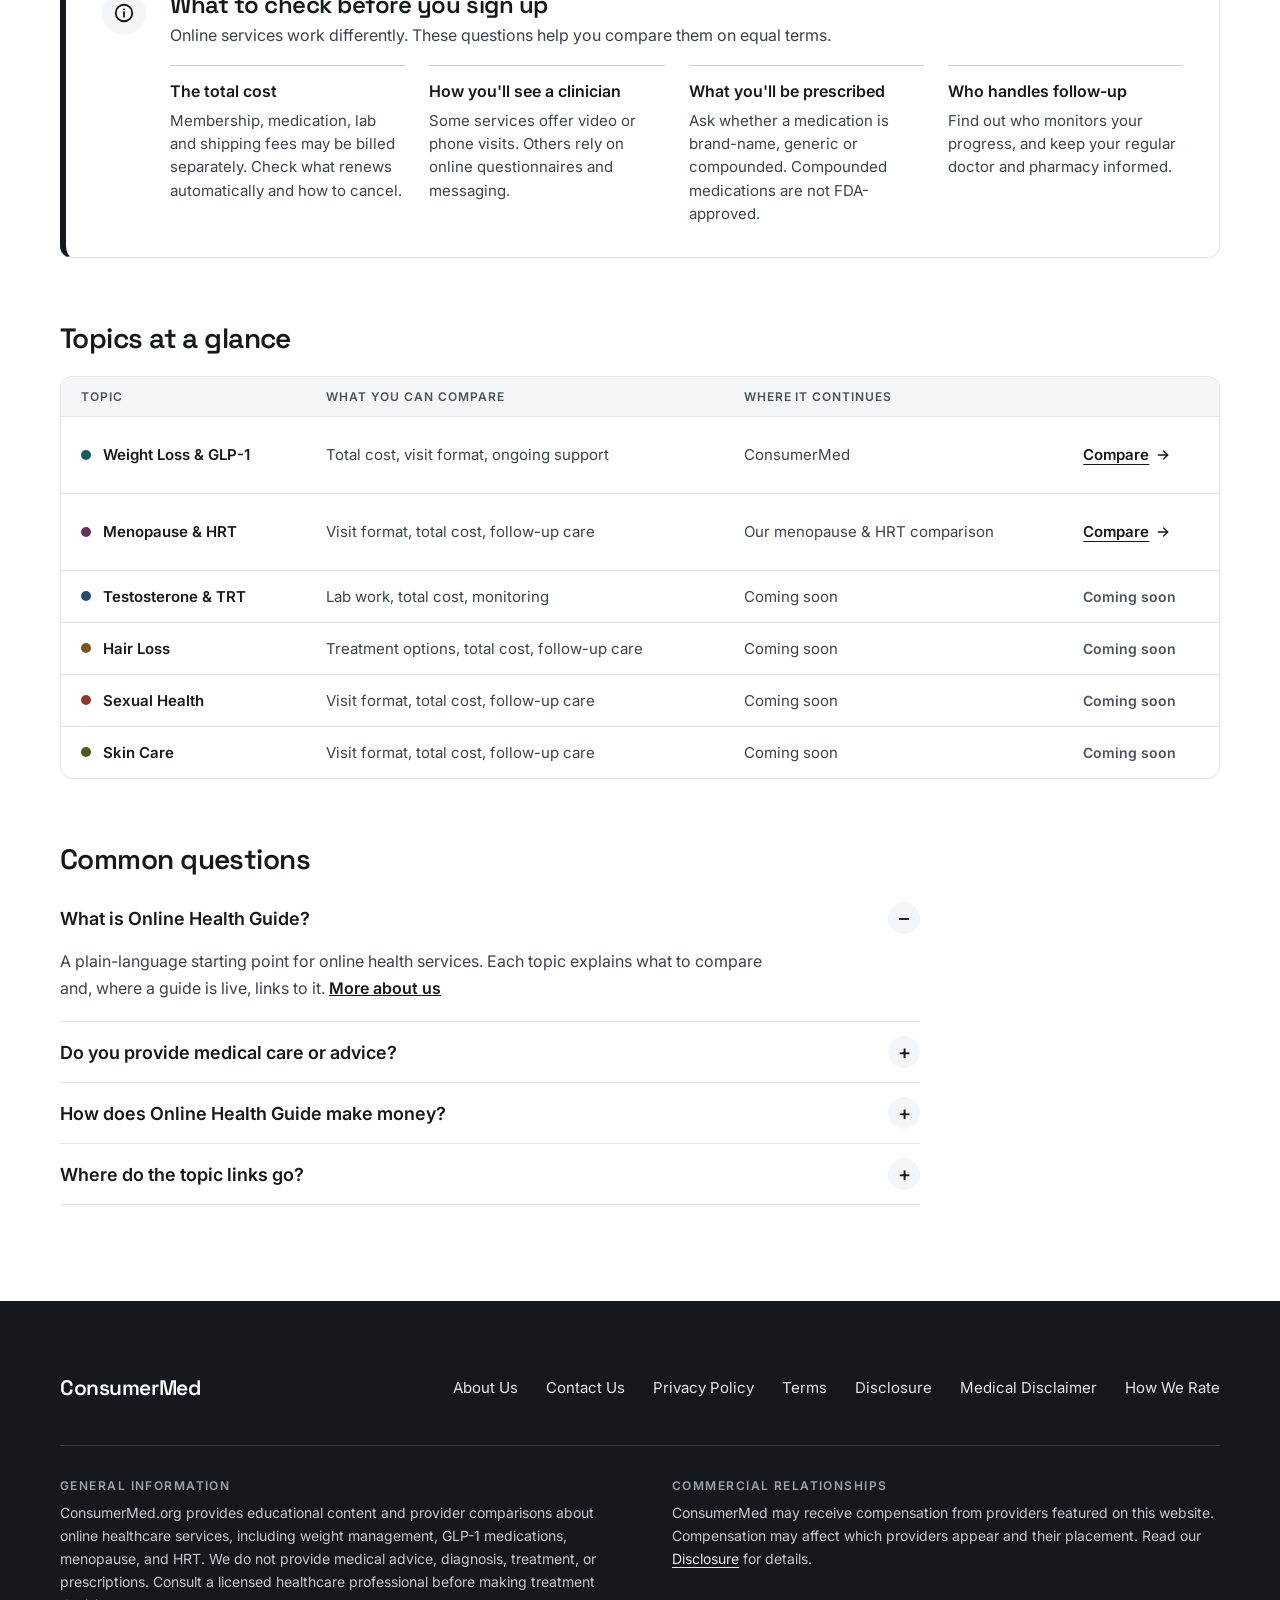
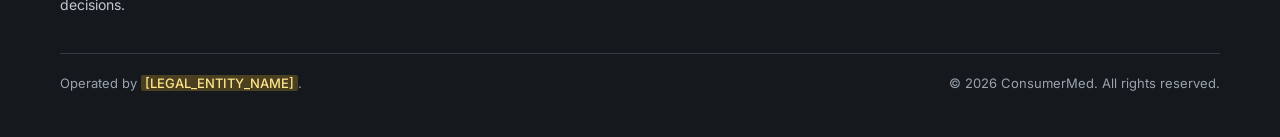
<file: v4/index.html>
<!doctype html>
<html lang="en" data-brand="separate" data-hrt="active">
<head>
<meta charset="utf-8">
<meta name="viewport" content="width=device-width, initial-scale=1">
<title>Online Health Guide | Compare Online Health Services by Topic</title>
<meta name="description" content="Explore online services for weight loss, menopause care and more. See what to compare and continue to a focused guide for each topic.">
<!-- TEST VARIANT: keep noindex on /v4/ even after the final launch, unless it replaces the homepage. -->
<meta name="robots" content="noindex">
<link rel="preconnect" href="https://fonts.googleapis.com">
<link rel="preconnect" href="https://fonts.gstatic.com" crossorigin>
<link rel="stylesheet" href="https://fonts.googleapis.com/css2?family=Inter:wght@400;500;600&family=Space+Grotesk:wght@400;500;600&display=swap">
<link rel="stylesheet" href="../assets/site.css">
<link rel="stylesheet" href="../assets/v4.css">
</head>
<body>
<!--
  Online Health Guide: homepage test variant /v4/ (design A6, comparison list, 6 topics).
  The main homepage (/) and /v2/ are unchanged. Links to the content pages go up one level (../about/ etc.).
  Topics marked "Coming soon" have no guide yet and no link. The HRT switch works as on the homepage:
  keep the state the live site uses and delete the elements for the other one.
-->
<div class="page p6 n6">
<a class="skip-link" href="#main">Skip to content</a>

<aside class="adbar" aria-label="Disclosure">
<div class="container"><span><strong>Disclosure:</strong> ConsumerMed is under common ownership with Online Health Guide and may receive referral fees from providers it features.</span><a href="../disclosure/">Read our Disclosure</a></div>
</aside>

<header class="site-header">
<div class="container site-header__bar">
<a class="wordmark" href="./"><span>Online Health <span class="wordmark__light">Guide</span></span></a>
<nav class="nav" aria-label="Main">
<a href="#topics">Topics</a>
<a href="../about/">About</a>
</nav>
</div>
</header>

<main id="main">

<section class="tb" aria-labelledby="page-title">
<div class="container tb__inner">
<div>
<h1 id="page-title">Make sense of your online health options</h1>
<p class="lead">Choose a topic to see what online services offer, what they cost and what to check before you sign up.</p>
<ul class="chips" aria-label="Jump to a topic">
<li class="chips__label" aria-hidden="true">Jump to</li>
<li><a href="#topic-weight"><span>Weight Loss &amp; <span class="nw">GLP-1</span></span></a></li>
<li><a href="#topic-meno">Menopause &amp; HRT</a></li>
<li><a href="#topic-c3">Testosterone &amp; TRT</a></li>
<li><a href="#topic-c4">Hair Loss</a></li>
<li><a href="#topic-c5">Sexual Health</a></li>
<li><a href="#topic-c6">Skin Care</a></li>
</ul>
</div>
<figure class="tb__media"><img src="../assets/img/together-reviewing-tablet-1774.jpg" srcset="../assets/img/together-reviewing-tablet-1200.jpg 1200w, ../assets/img/together-reviewing-tablet-1774.jpg 1774w" sizes="400px" width="1774" height="887" alt="" loading="lazy" decoding="async"></figure>
</div>
</section>

<section class="tl" id="topics" aria-labelledby="topics-title">
<div class="container">
<div class="tl__head">
<h2 id="topics-title">Choose a topic</h2>
<p>Each guide compares online providers in one area of care.</p>
</div>
<ol class="tlist">

<li class="tcard" id="topic-weight">
<span class="tcard__num" aria-hidden="true">1</span>
<span class="tcard__icon" aria-hidden="true"><svg width="32" height="32" viewBox="0 0 24 24" fill="none" stroke="currentColor" stroke-width="1.8" stroke-linecap="round" stroke-linejoin="round"><rect x="3" y="3" width="18" height="18" rx="4"></rect><path d="M7.5 10a4.5 4.5 0 0 1 9 0"></path><path d="M12 10l1.8-2.2"></path></svg></span>
<div class="tcard__body">
<div class="tcard__top"><h3><a href="https://www.consumermed.org/" aria-describedby="w-attr" target="_blank" rel="noopener">Weight Loss &amp; <span class="nw">GLP-1</span><span class="visually-hidden"> (opens in a new tab)</span></a></h3><span class="tag"><span><span class="nw">GLP-1</span> medications</span></span></div>
<ul class="ticks" aria-label="What you can compare">
<li class="ticks__label" aria-hidden="true">Compare</li>
<li><svg width="18" height="18" viewBox="0 0 24 24" fill="none" stroke="currentColor" stroke-width="2.4" stroke-linecap="round" stroke-linejoin="round" aria-hidden="true"><path d="M5 12.5l4.5 4.5L19 7.5"></path></svg>Total cost</li>
<li><svg width="18" height="18" viewBox="0 0 24 24" fill="none" stroke="currentColor" stroke-width="2.4" stroke-linecap="round" stroke-linejoin="round" aria-hidden="true"><path d="M5 12.5l4.5 4.5L19 7.5"></path></svg>Visit format</li>
<li><svg width="18" height="18" viewBox="0 0 24 24" fill="none" stroke="currentColor" stroke-width="2.4" stroke-linecap="round" stroke-linejoin="round" aria-hidden="true"><path d="M5 12.5l4.5 4.5L19 7.5"></path></svg>Ongoing support</li>
</ul>
</div>
<div class="tcard__cta">
<a class="btn6" href="https://www.consumermed.org/" aria-describedby="w-attr" target="_blank" rel="noopener">Compare weight loss programs<svg width="18" height="18" viewBox="0 0 24 24" fill="none" stroke="currentColor" stroke-width="2" stroke-linecap="round" stroke-linejoin="round" aria-hidden="true"><path d="M5 12h14"></path><path d="M13 6l6 6-6 6"></path></svg><span class="visually-hidden"> (opens in a new tab)</span></a>
<span class="attribution" id="w-attr">Continues on ConsumerMed<svg width="14" height="14" viewBox="0 0 24 24" fill="none" stroke="currentColor" stroke-width="2" stroke-linecap="round" stroke-linejoin="round" aria-hidden="true"><path d="M14 4h6v6"></path><path d="M20 4l-9 9"></path><path d="M18 14v5a1 1 0 0 1-1 1H5a1 1 0 0 1-1-1V7a1 1 0 0 1 1-1h5"></path></svg></span>
</div>
</li>

<li class="tcard tcard--meno" id="topic-meno">
<span class="tcard__num" aria-hidden="true">2</span>
<span class="tcard__icon" aria-hidden="true"><svg width="32" height="32" viewBox="0 0 24 24" fill="none" stroke="currentColor" stroke-width="1.8" stroke-linecap="round" stroke-linejoin="round"><path d="M5 19c0-8 6-14 14-14 0 8-6 14-14 14z"></path><path d="M5 19l7.5-7.5"></path></svg></span>
<div data-hrt-only="active" class="hrt-group">
<div class="tcard__body">
<div class="tcard__top"><h3><a href="#HRT_DESTINATION_TBD" data-todo="HRT" aria-describedby="m-attr">Menopause &amp; HRT</a></h3><span class="tag">Hormone therapy</span></div>
<ul class="ticks" aria-label="What you can compare">
<li class="ticks__label" aria-hidden="true">Compare</li>
<li><svg width="18" height="18" viewBox="0 0 24 24" fill="none" stroke="currentColor" stroke-width="2.4" stroke-linecap="round" stroke-linejoin="round" aria-hidden="true"><path d="M5 12.5l4.5 4.5L19 7.5"></path></svg>Visit format</li>
<li><svg width="18" height="18" viewBox="0 0 24 24" fill="none" stroke="currentColor" stroke-width="2.4" stroke-linecap="round" stroke-linejoin="round" aria-hidden="true"><path d="M5 12.5l4.5 4.5L19 7.5"></path></svg>Total cost</li>
<li><svg width="18" height="18" viewBox="0 0 24 24" fill="none" stroke="currentColor" stroke-width="2.4" stroke-linecap="round" stroke-linejoin="round" aria-hidden="true"><path d="M5 12.5l4.5 4.5L19 7.5"></path></svg>Follow-up care</li>
</ul>
</div>
<div class="tcard__cta">
<a class="btn6" href="#HRT_DESTINATION_TBD" data-todo="HRT" aria-describedby="m-attr">Compare menopause care<svg width="18" height="18" viewBox="0 0 24 24" fill="none" stroke="currentColor" stroke-width="2" stroke-linecap="round" stroke-linejoin="round" aria-hidden="true"><path d="M5 12h14"></path><path d="M13 6l6 6-6 6"></path></svg></a>
<span class="attribution" id="m-attr">Opens our menopause &amp; HRT comparison</span>
</div>
</div>
</li>

<li class="tcard tcard--c3 tcard--soon" id="topic-c3">
<span class="tcard__num" aria-hidden="true">3</span>
<span class="tcard__icon" aria-hidden="true"><svg width="32" height="32" viewBox="0 0 24 24" fill="none" stroke="currentColor" stroke-width="1.8" stroke-linecap="round" stroke-linejoin="round"><path d="M13 3L5 14h6l-1 7 8-11h-6l1-7z"></path></svg></span>
<div class="tcard__body">
<div class="tcard__top"><h3>Testosterone &amp; TRT</h3><span class="tag">Lab testing</span></div>
<ul class="ticks" aria-label="What you will be able to compare">
<li class="ticks__label" aria-hidden="true">Compare</li>
<li><svg width="18" height="18" viewBox="0 0 24 24" fill="none" stroke="currentColor" stroke-width="2.4" stroke-linecap="round" stroke-linejoin="round" aria-hidden="true"><path d="M5 12.5l4.5 4.5L19 7.5"></path></svg>Lab work</li>
<li><svg width="18" height="18" viewBox="0 0 24 24" fill="none" stroke="currentColor" stroke-width="2.4" stroke-linecap="round" stroke-linejoin="round" aria-hidden="true"><path d="M5 12.5l4.5 4.5L19 7.5"></path></svg>Total cost</li>
<li><svg width="18" height="18" viewBox="0 0 24 24" fill="none" stroke="currentColor" stroke-width="2.4" stroke-linecap="round" stroke-linejoin="round" aria-hidden="true"><path d="M5 12.5l4.5 4.5L19 7.5"></path></svg>Monitoring</li>
</ul>
</div>
<div class="tcard__cta"><span class="soon6">Guide coming soon</span></div>
</li>

<li class="tcard tcard--c4 tcard--soon" id="topic-c4">
<span class="tcard__num" aria-hidden="true">4</span>
<span class="tcard__icon" aria-hidden="true"><svg width="32" height="32" viewBox="0 0 24 24" fill="none" stroke="currentColor" stroke-width="1.8" stroke-linecap="round" stroke-linejoin="round"><rect x="3" y="6" width="18" height="4" rx="1.5"></rect><path d="M6 10v8M9 10v8M12 10v8M15 10v8M18 10v8"></path></svg></span>
<div class="tcard__body">
<div class="tcard__top"><h3>Hair Loss</h3><span class="tag">Online treatment</span></div>
<ul class="ticks" aria-label="What you will be able to compare">
<li class="ticks__label" aria-hidden="true">Compare</li>
<li><svg width="18" height="18" viewBox="0 0 24 24" fill="none" stroke="currentColor" stroke-width="2.4" stroke-linecap="round" stroke-linejoin="round" aria-hidden="true"><path d="M5 12.5l4.5 4.5L19 7.5"></path></svg>Treatment options</li>
<li><svg width="18" height="18" viewBox="0 0 24 24" fill="none" stroke="currentColor" stroke-width="2.4" stroke-linecap="round" stroke-linejoin="round" aria-hidden="true"><path d="M5 12.5l4.5 4.5L19 7.5"></path></svg>Total cost</li>
<li><svg width="18" height="18" viewBox="0 0 24 24" fill="none" stroke="currentColor" stroke-width="2.4" stroke-linecap="round" stroke-linejoin="round" aria-hidden="true"><path d="M5 12.5l4.5 4.5L19 7.5"></path></svg>Follow-up care</li>
</ul>
</div>
<div class="tcard__cta"><span class="soon6">Guide coming soon</span></div>
</li>

<li class="tcard tcard--c5 tcard--soon" id="topic-c5">
<span class="tcard__num" aria-hidden="true">5</span>
<span class="tcard__icon" aria-hidden="true"><svg width="32" height="32" viewBox="0 0 24 24" fill="none" stroke="currentColor" stroke-width="1.8" stroke-linecap="round" stroke-linejoin="round"><path d="M12 20s-7-4.5-7-10a4 4 0 0 1 7-2.6A4 4 0 0 1 19 10c0 5.5-7 10-7 10z"></path></svg></span>
<div class="tcard__body">
<div class="tcard__top"><h3>Sexual Health</h3><span class="tag">Online consultations</span></div>
<ul class="ticks" aria-label="What you will be able to compare">
<li class="ticks__label" aria-hidden="true">Compare</li>
<li><svg width="18" height="18" viewBox="0 0 24 24" fill="none" stroke="currentColor" stroke-width="2.4" stroke-linecap="round" stroke-linejoin="round" aria-hidden="true"><path d="M5 12.5l4.5 4.5L19 7.5"></path></svg>Visit format</li>
<li><svg width="18" height="18" viewBox="0 0 24 24" fill="none" stroke="currentColor" stroke-width="2.4" stroke-linecap="round" stroke-linejoin="round" aria-hidden="true"><path d="M5 12.5l4.5 4.5L19 7.5"></path></svg>Total cost</li>
<li><svg width="18" height="18" viewBox="0 0 24 24" fill="none" stroke="currentColor" stroke-width="2.4" stroke-linecap="round" stroke-linejoin="round" aria-hidden="true"><path d="M5 12.5l4.5 4.5L19 7.5"></path></svg>Follow-up care</li>
</ul>
</div>
<div class="tcard__cta"><span class="soon6">Guide coming soon</span></div>
</li>

<li class="tcard tcard--c6 tcard--soon" id="topic-c6">
<span class="tcard__num" aria-hidden="true">6</span>
<span class="tcard__icon" aria-hidden="true"><svg width="32" height="32" viewBox="0 0 24 24" fill="none" stroke="currentColor" stroke-width="1.8" stroke-linecap="round" stroke-linejoin="round"><path d="M12 3s6 6.5 6 11a6 6 0 0 1-12 0c0-4.5 6-11 6-11z"></path></svg></span>
<div class="tcard__body">
<div class="tcard__top"><h3>Skin Care</h3><span class="tag">Online dermatology</span></div>
<ul class="ticks" aria-label="What you will be able to compare">
<li class="ticks__label" aria-hidden="true">Compare</li>
<li><svg width="18" height="18" viewBox="0 0 24 24" fill="none" stroke="currentColor" stroke-width="2.4" stroke-linecap="round" stroke-linejoin="round" aria-hidden="true"><path d="M5 12.5l4.5 4.5L19 7.5"></path></svg>Visit format</li>
<li><svg width="18" height="18" viewBox="0 0 24 24" fill="none" stroke="currentColor" stroke-width="2.4" stroke-linecap="round" stroke-linejoin="round" aria-hidden="true"><path d="M5 12.5l4.5 4.5L19 7.5"></path></svg>Total cost</li>
<li><svg width="18" height="18" viewBox="0 0 24 24" fill="none" stroke="currentColor" stroke-width="2.4" stroke-linecap="round" stroke-linejoin="round" aria-hidden="true"><path d="M5 12.5l4.5 4.5L19 7.5"></path></svg>Follow-up care</li>
</ul>
</div>
<div class="tcard__cta"><span class="soon6">Guide coming soon</span></div>
</li>

</ol>
<p class="note6">For general information only. We do not provide medical advice, diagnosis, treatment, or prescriptions.</p>
</div>
</section>

<section class="container guide" aria-labelledby="guide-title">
<div class="callout">
<span class="callout__icon" aria-hidden="true"><svg width="22" height="22" viewBox="0 0 24 24" fill="none" stroke="currentColor" stroke-width="2" stroke-linecap="round" stroke-linejoin="round"><circle cx="12" cy="12" r="9"></circle><path d="M12 11v5"></path><path d="M12 8h.01"></path></svg></span>
<div>
<h2 id="guide-title">What to check before you sign up</h2>
<p class="callout__intro">Online services work differently. These questions help you compare them on equal terms.</p>
</div>
<ol>
<li><h3>The total cost</h3><p>Membership, medication, lab and shipping fees may be billed separately. Check what renews automatically and how to cancel.</p></li>
<li><h3>How you'll see a clinician</h3><p>Some services offer video or phone visits. Others rely on online questionnaires and messaging.</p></li>
<li><h3>What you'll be prescribed</h3><p>Ask whether a medication is brand-name, generic or compounded. Compounded medications are not FDA-approved.</p></li>
<li><h3>Who handles follow-up</h3><p>Find out who monitors your progress, and keep your regular doctor and pharmacy informed.</p></li>
</ol>
</div>
</section>

<section class="container glance" aria-labelledby="glance-title">
<h2 id="glance-title">Topics at a glance</h2>
<table class="gtable">
<thead><tr><th scope="col">Topic</th><th scope="col">What you can compare</th><th scope="col">Where it continues</th><th scope="col"><span class="visually-hidden">Link</span></th></tr></thead>
<tbody>
<tr class="r-weight"><td data-label="Topic"><span class="gtable__topic"><span class="gtable__dot" aria-hidden="true"></span><span>Weight Loss &amp; <span class="nw">GLP-1</span></span></span></td><td data-label="What you can compare">Total cost, visit format, ongoing support</td><td data-label="Where it continues">ConsumerMed</td><td><a href="https://www.consumermed.org/" target="_blank" rel="noopener">Compare<svg width="16" height="16" viewBox="0 0 24 24" fill="none" stroke="currentColor" stroke-width="2" stroke-linecap="round" stroke-linejoin="round" aria-hidden="true"><path d="M5 12h14"></path><path d="M13 6l6 6-6 6"></path></svg><span class="visually-hidden"> (opens in a new tab)</span></a></td></tr>
<tr class="r-meno" data-hrt-only="active"><td data-label="Topic"><span class="gtable__topic"><span class="gtable__dot" aria-hidden="true"></span>Menopause &amp; HRT</span></td><td data-label="What you can compare">Visit format, total cost, follow-up care</td><td data-label="Where it continues">Our menopause &amp; HRT comparison</td><td><a href="#HRT_DESTINATION_TBD" data-todo="HRT">Compare<svg width="16" height="16" viewBox="0 0 24 24" fill="none" stroke="currentColor" stroke-width="2" stroke-linecap="round" stroke-linejoin="round" aria-hidden="true"><path d="M5 12h14"></path><path d="M13 6l6 6-6 6"></path></svg></a></td></tr>
<tr class="r-c3 r-soon"><td data-label="Topic"><span class="gtable__topic"><span class="gtable__dot" aria-hidden="true"></span>Testosterone &amp; TRT</span></td><td data-label="What you can compare">Lab work, total cost, monitoring</td><td data-label="Where it continues">Coming soon</td><td><span class="gtable__soon">Coming soon</span></td></tr>
<tr class="r-c4 r-soon"><td data-label="Topic"><span class="gtable__topic"><span class="gtable__dot" aria-hidden="true"></span>Hair Loss</span></td><td data-label="What you can compare">Treatment options, total cost, follow-up care</td><td data-label="Where it continues">Coming soon</td><td><span class="gtable__soon">Coming soon</span></td></tr>
<tr class="r-c5 r-soon"><td data-label="Topic"><span class="gtable__topic"><span class="gtable__dot" aria-hidden="true"></span>Sexual Health</span></td><td data-label="What you can compare">Visit format, total cost, follow-up care</td><td data-label="Where it continues">Coming soon</td><td><span class="gtable__soon">Coming soon</span></td></tr>
<tr class="r-c6 r-soon"><td data-label="Topic"><span class="gtable__topic"><span class="gtable__dot" aria-hidden="true"></span>Skin Care</span></td><td data-label="What you can compare">Visit format, total cost, follow-up care</td><td data-label="Where it continues">Coming soon</td><td><span class="gtable__soon">Coming soon</span></td></tr>
</tbody>
</table>
</section>

<section class="container faq" id="about" aria-labelledby="faq-title">
<div class="faq__inner">
<h2 id="faq-title">Common questions</h2>
<details open>
<summary>What is Online Health Guide?</summary>
<p>A plain-language starting point for online health services. Each topic explains what to compare and, where a guide is live, links to it. <a href="../about/">More about us</a></p>
</details>
<details>
<summary>Do you provide medical care or advice?</summary>
<p>No. We do not provide medical advice, diagnosis, treatment, or prescriptions. Speak with a licensed healthcare professional about medical questions and treatment options.</p>
</details>
<details>
<summary>How does Online Health Guide make money?</summary>
<p>Online Health Guide and ConsumerMed are under common ownership. ConsumerMed may receive referral fees from providers it features. Read our <a href="../disclosure/">Disclosure</a> for details.</p>
</details>
<details>
<summary>Where do the topic links go?</summary>
<p data-hrt-only="active">Weight Loss &amp; <span class="nw">GLP-1</span> continues on ConsumerMed. Menopause &amp; HRT opens our menopause &amp; HRT comparison. Topics marked Coming soon don't have a guide yet.</p>
</details>
</div>
</section>
</main>

<footer class="site-footer">
<div class="container site-footer__inner">
<div class="site-footer__top">
<p class="footer-wordmark">ConsumerMed</p>
<nav class="footer-nav" aria-label="Footer">
<a href="../about/">About Us</a>
<a href="../contact/">Contact Us</a>
<a href="../privacy/">Privacy Policy</a>
<a href="../terms/">Terms</a>
<a href="../disclosure/">Disclosure</a>
<a href="../disclaimer/">Medical Disclaimer</a>
<a href="../how-we-rate/">How We Rate</a>
</nav>
</div>
<div class="site-footer__info">
<div>
<p class="footer-label">General information</p>
<p class="footer-copy">ConsumerMed.org provides educational content and provider comparisons about online healthcare services, including weight management, GLP-1 medications, menopause, and HRT. We do not provide medical advice, diagnosis, treatment, or prescriptions. Consult a licensed healthcare professional before making treatment decisions.</p>
</div>
<div>
<p class="footer-label">Commercial relationships</p>
<p class="footer-copy">ConsumerMed may receive compensation from providers featured on this website. Compensation may affect which providers appear and their placement. Read our <a href="../disclosure/">Disclosure</a> for details.</p>
</div>
</div>
<div class="site-footer__legal">
<p>Operated by <span class="ph">[LEGAL_ENTITY_NAME]</span>.</p>
<p>© 2026 ConsumerMed. All rights reserved.</p>
</div>
</div>
</footer>
</div>
</body>
</html>
</file>
<file: assets/site.css>
/* Online Care Guide — shared styles, design direction A3.
   Tokens and rules: 03-spec/A3-Developer-Handoff.md. */

:root{
  --color-ink:#15191E;
  --color-ink-hover:#2C333B;
  --color-text:#3A424C;
  --color-text-muted:#4A525C;
  --color-bg:#FFFFFF;
  --color-bg-subtle:#F3F4F2;
  --color-border:#D9DCDF;
  --color-border-subtle:#E3E5E7;
  --color-rule:#C9CDD1;
  --color-weight:#0F5E5A;
  --color-weight-hover:#0A4744;
  --color-weight-tint:#F1F6F5;
  --color-weight-rule:#C5D8D5;
  --color-meno:#6B2F5B;
  --color-meno-hover:#52223F;
  --color-meno-tint:#F8F2F6;
  --color-meno-rule:#E0CCD8;
  --color-footer-text:#E6E8EB;
  --color-footer-body:#C3C9D0;
  --color-footer-label:#9AA3AD;
  --color-footer-divider:#343B44;
  --color-ph-bg:#FFF1B8;
  --color-ph-text:#5A4500;
  --font-display:'Space Grotesk','Helvetica Neue',Arial,sans-serif;
  --font-text:'Inter','Helvetica Neue',Arial,sans-serif;
  --gutter:clamp(20px,4vw,40px);
}

/* Switches: brand architecture and HRT availability (set on <html>) */
html[data-brand="separate"] [data-only="consumermed"],
html[data-brand="consumermed"] [data-only="separate"],
html[data-hrt="active"] [data-hrt-only="interim"],
html[data-hrt="interim"] [data-hrt-only="active"]{display:none !important}

*,*::before,*::after{box-sizing:border-box}
html{-webkit-text-size-adjust:100%}
@media (prefers-reduced-motion:no-preference){html{scroll-behavior:smooth}}
body{margin:0;background:var(--color-bg);color:var(--color-ink);font-family:var(--font-text);-webkit-font-smoothing:antialiased}
a{color:var(--color-ink)}
a:hover{color:var(--color-weight)}
a:focus-visible{outline:3px solid var(--color-weight);outline-offset:3px}
svg{flex:none}
.container{max-width:1240px;margin:0 auto;padding-inline:var(--gutter)}

/* Skip link */
.skip-link{position:absolute;left:12px;top:-64px;z-index:10;padding:10px 16px;background:var(--color-ink);color:#FFFFFF;font-size:15px;font-weight:600;text-decoration:none;border-radius:2px}
.skip-link:focus{top:12px;color:#FFFFFF}

/* Unresolved content fields, e.g. [CONTACT_EMAIL]. None may remain at launch. */
.ph{background:var(--color-ph-bg);color:var(--color-ph-text);padding:0 .3em;border-radius:2px;font-weight:500;-webkit-box-decoration-break:clone;box-decoration-break:clone}
.ph-block{margin:0 0 16px;padding:14px 16px;border:1px dashed #B8952A;background:#FFF8DC;color:var(--color-ph-text);font-size:15px;font-weight:500;line-height:1.5}
.site-footer .ph{background:#4A4020;color:#FFE58A}

/* Header */
.site-header{border-bottom:1px solid var(--color-border)}
.site-header__bar{min-height:76px;display:flex;flex-wrap:wrap;align-items:center;justify-content:space-between;gap:12px 24px}
.wordmark{display:inline-flex;align-items:center;min-height:44px;text-decoration:none;color:var(--color-ink);font-family:var(--font-display);font-weight:600;font-size:23px;letter-spacing:-0.02em;white-space:nowrap}
.wordmark:hover{color:var(--color-ink)}
.wordmark__light{font-weight:400;color:var(--color-text-muted)}
.nav{display:flex;align-items:center;gap:4px}
.nav a{display:inline-flex;align-items:center;min-height:44px;padding:0 12px;font-size:15px;font-weight:500;text-decoration:none;white-space:nowrap}
.nav a:hover{text-decoration:underline;text-decoration-thickness:1px;text-underline-offset:6px}
.nav a[aria-current="page"]{text-decoration:underline;text-decoration-thickness:2px;text-underline-offset:6px}

/* Shared link and button styles */
.text-link{display:inline-flex;align-items:center;gap:10px;min-height:44px;font-size:16px;font-weight:600;text-decoration:underline;text-decoration-thickness:1px;text-underline-offset:6px}
.btn{display:inline-flex;align-items:center;gap:10px;min-height:52px;padding:0 24px;background:var(--accent,var(--color-ink));color:#FFFFFF;text-decoration:none;font-size:16px;font-weight:600;border-radius:2px;transition:background-color .15s ease}
.btn:hover{background:var(--accent-hover,var(--color-ink-hover));color:#FFFFFF}
.btn:active{transform:translateY(1px)}
.actions{display:flex;flex-wrap:wrap;align-items:center;gap:16px 28px}
.links{display:flex;flex-wrap:wrap;gap:4px 32px}

/* Homepage: opening */
.opening{padding-top:88px;padding-bottom:72px}
.kicker{margin:0 0 28px;font-size:13px;font-weight:600;letter-spacing:.12em;text-transform:uppercase;color:var(--color-text-muted)}
.opening__row{display:flex;flex-wrap:wrap;align-items:flex-end;gap:32px 72px}
.opening h1{flex:1 1 620px;margin:0;font-family:var(--font-display);font-weight:500;font-size:clamp(40px,4.4vw,64px);line-height:1.04;letter-spacing:-0.035em;text-wrap:balance}
.opening__aside{flex:1 1 340px;max-width:440px}
.lead{margin:0;font-size:18px;line-height:1.6;color:var(--color-text)}
.opening .text-link{margin-top:20px}

/* Homepage: topics */
.topics{padding-bottom:112px;scroll-margin-top:16px}
.topics__head{border-top:2px solid var(--color-ink);padding-top:18px;display:flex;flex-wrap:wrap;justify-content:space-between;align-items:baseline;gap:8px 24px}
.topics__head h2{margin:0;font-family:var(--font-display);font-weight:500;font-size:28px;line-height:1.2;letter-spacing:-0.02em;text-wrap:balance}
.topics__sub{margin:0;font-size:15px;line-height:1.5;color:var(--color-text-muted)}
.topics__grid{margin-top:40px;display:grid;grid-template-columns:repeat(auto-fit,minmax(min(460px,100%),1fr));gap:40px}
.card{--accent:var(--color-weight);--accent-hover:var(--color-weight-hover);--tint:var(--color-weight-tint);--rule:var(--color-weight-rule);
  background:var(--tint);border-top:6px solid var(--accent);padding:36px 44px 44px;display:flex;flex-direction:column;gap:22px}
.card--meno{--accent:var(--color-meno);--accent-hover:var(--color-meno-hover);--tint:var(--color-meno-tint);--rule:var(--color-meno-rule)}
.card__num{font-family:var(--font-display);font-weight:500;font-size:44px;line-height:1;letter-spacing:-0.04em;color:var(--accent)}
.card h3{margin:0;font-family:var(--font-display);font-weight:500;font-size:clamp(28px,2.4vw,34px);line-height:1.1;letter-spacing:-0.025em;text-wrap:balance}
.card__desc{margin:0;font-size:17px;line-height:1.6;color:var(--color-text)}
.label{margin:0 0 8px;font-size:12px;font-weight:600;letter-spacing:.12em;text-transform:uppercase;color:var(--color-text-muted)}
.compare-list{list-style:none;margin:0;padding:0;border-top:1px solid var(--rule)}
.compare-list li{padding:12px 0;border-bottom:1px solid var(--rule);font-size:16px;font-weight:500}
.card__note{margin:0;font-size:14px;line-height:1.55;color:var(--color-text-muted)}
.card__note a{color:inherit;font-weight:600;text-decoration-thickness:1px;text-underline-offset:3px}
.card__note a:hover{color:var(--accent)}
.card__cta{margin-top:auto;padding-top:6px;display:flex;flex-wrap:wrap;align-items:center;gap:14px 24px}
.attribution{display:inline-flex;align-items:center;gap:6px;font-size:14px;color:var(--color-text-muted)}
.attribution > span{display:inline-flex;align-items:center;gap:6px}

/* Homepage: comparison questions */
.compare{background:var(--color-bg-subtle);border-top:1px solid var(--color-border-subtle);border-bottom:1px solid var(--color-border-subtle)}
.compare__inner{padding-top:104px;padding-bottom:104px;display:flex;flex-wrap:wrap;gap:48px 80px}
.compare__intro{flex:1 1 320px;max-width:400px}
.compare__intro h2{margin:0;font-family:var(--font-display);font-weight:500;font-size:clamp(30px,2.6vw,38px);line-height:1.1;letter-spacing:-0.03em;text-wrap:balance}
.compare__intro p{margin:20px 0 0;font-size:17px;line-height:1.6;color:var(--color-text)}
.questions{flex:999 1 560px;list-style:none;margin:0;padding:0;border-top:1px solid var(--color-ink)}
.questions li{display:grid;grid-template-columns:56px minmax(0,1fr);gap:0 24px;padding:28px 0;border-bottom:1px solid var(--color-rule)}
.questions__num{font-family:var(--font-display);font-weight:500;font-size:22px;line-height:1.3;color:var(--color-text-muted)}
.questions h3{margin:0;font-size:13px;font-weight:600;letter-spacing:.1em;text-transform:uppercase;line-height:1.5;color:var(--color-text-muted)}
.questions p{margin:8px 0 0;font-family:var(--font-display);font-weight:400;font-size:24px;line-height:1.35;letter-spacing:-0.015em;color:var(--color-ink)}

/* Homepage: about */
.about{padding-top:112px;padding-bottom:120px;scroll-margin-top:16px}
.about__inner{max-width:820px;margin:0 auto;text-align:center;display:flex;flex-direction:column;align-items:center;gap:22px}
.about .kicker{margin:0}
.about h2{margin:0;font-family:var(--font-display);font-weight:500;font-size:clamp(32px,3vw,42px);line-height:1.1;letter-spacing:-0.03em;text-wrap:balance}
.about__body{margin:0;font-size:19px;line-height:1.65;color:var(--color-text);text-wrap:pretty}
.about__more{margin-top:-6px}
.about__links{margin-top:6px;display:flex;flex-wrap:wrap;justify-content:center;gap:8px 36px}
.about__links a{display:inline-flex;align-items:center;gap:8px;min-height:44px;font-size:16px;font-weight:600;text-decoration-thickness:1px;text-underline-offset:6px}
.is-weight{color:var(--color-weight)}
.is-weight:hover{color:var(--color-weight-hover)}
.is-meno{color:var(--color-meno)}
.is-meno:hover{color:var(--color-meno-hover)}

/* Content pages */
.page-head{padding-top:80px;padding-bottom:56px}
.page-head h1{margin:0;max-width:920px;font-family:var(--font-display);font-weight:500;font-size:clamp(36px,3.9vw,56px);line-height:1.06;letter-spacing:-0.035em;text-wrap:balance}
.page-lead{max-width:760px;margin-top:24px}
.page-lead p{margin:0 0 14px;font-size:20px;line-height:1.6;color:var(--color-text)}
.page-lead p:last-child{margin-bottom:0}
.page-head--policy .page-lead p{font-size:18px}
.page-meta{margin:24px 0 0;font-size:14px;font-weight:500;color:var(--color-text-muted)}
.page-head .actions{margin-top:28px}
.accent-bar{display:block;width:72px;height:6px;margin-bottom:32px;background:var(--color-meno)}
.page-body{padding-bottom:88px}
.rows{border-top:2px solid var(--color-ink)}
.row{display:grid;grid-template-columns:minmax(0,4fr) minmax(0,8fr);gap:16px 64px;padding:40px 0;border-bottom:1px solid var(--color-rule)}
.row__title{margin:0;font-family:var(--font-display);font-weight:500;font-size:24px;line-height:1.25;letter-spacing:-0.02em;text-wrap:balance}
.prose{max-width:720px}
.prose p{margin:0 0 16px;font-size:17px;line-height:1.7;color:var(--color-text)}
.prose > :last-child{margin-bottom:0}
.prose a{color:var(--color-ink);font-weight:500;text-decoration-thickness:1px;text-underline-offset:4px}
.prose a:hover{color:var(--color-weight)}
.prose .links{margin-top:8px}
.prose h3{margin:28px 0 8px;font-family:var(--font-display);font-weight:500;font-size:19px;line-height:1.3;letter-spacing:-0.01em;color:var(--color-ink)}
.prose h3:first-child{margin-top:0}
.page-end{padding-top:40px}
.single{max-width:760px}
.single p{margin:0 0 16px;font-size:18px;line-height:1.7;color:var(--color-text)}
.operator{margin:20px 0 0;font-size:15px;color:var(--color-text-muted)}
.subject{display:inline-flex;flex-wrap:wrap;align-items:center;gap:6px 10px;margin:0 0 16px;padding:8px 12px;border:1px solid var(--color-border);border-radius:2px;font-size:15px}
.subject__label{font-size:11px;font-weight:600;letter-spacing:.12em;text-transform:uppercase;color:var(--color-text-muted)}
.subject__value{font-weight:600;color:var(--color-ink)}
.notice{padding:24px 28px;background:var(--color-bg-subtle);border:1px solid var(--color-border-subtle)}
.topic-tiles{display:grid;grid-template-columns:repeat(auto-fit,minmax(min(300px,100%),1fr));gap:20px}
.topic-tile{--accent:var(--color-weight);--tint:var(--color-weight-tint);background:var(--tint);border-top:4px solid var(--accent);padding:24px 26px 20px;display:flex;flex-direction:column;gap:10px}
.topic-tile--meno{--accent:var(--color-meno);--tint:var(--color-meno-tint)}
.topic-tile h3{margin:0;font-family:var(--font-display);font-weight:500;font-size:22px;line-height:1.2;letter-spacing:-0.02em}
.topic-tile p{margin:0;font-size:16px;line-height:1.65;color:var(--color-text)}
.topic-tile .text-link{margin-top:auto;color:var(--accent)}

/* Footer */
.site-footer{background:var(--color-ink);color:var(--color-footer-text)}
.site-footer__inner{padding-top:64px;padding-bottom:44px;display:flex;flex-direction:column;gap:36px}
.site-footer__top{display:flex;flex-wrap:wrap;justify-content:space-between;align-items:center;gap:20px 64px}
.footer-wordmark{margin:0;font-family:var(--font-display);font-weight:600;font-size:21px;letter-spacing:-0.02em;color:#FFFFFF}
.footer-wordmark .wordmark__light{color:var(--color-footer-body)}
.footer-nav{display:flex;flex-wrap:wrap;gap:0 28px}
.footer-nav a{display:inline-flex;align-items:center;min-height:44px;font-size:15px;text-decoration:none;color:var(--color-footer-text)}
.footer-nav a:hover,.footer-nav a[aria-current="page"]{color:#FFFFFF;text-decoration:underline;text-decoration-thickness:1px;text-underline-offset:6px}
.site-footer a:focus-visible{outline-color:#FFFFFF}
.site-footer__info{border-top:1px solid var(--color-footer-divider);padding-top:32px;display:grid;grid-template-columns:repeat(auto-fit,minmax(min(360px,100%),1fr));gap:24px 64px}
.footer-label{margin:0 0 8px;font-size:12px;font-weight:600;letter-spacing:.12em;text-transform:uppercase;color:var(--color-footer-label)}
.footer-copy{margin:0;font-size:14px;line-height:1.65;color:var(--color-footer-body)}
.footer-copy a{color:var(--color-footer-text);text-decoration-thickness:1px;text-underline-offset:3px}
.footer-copy a:hover{color:#FFFFFF}
.site-footer__legal{border-top:1px solid var(--color-footer-divider);padding-top:20px;display:flex;flex-wrap:wrap;justify-content:space-between;gap:6px 32px;font-size:13px;line-height:1.5;color:var(--color-footer-label)}
.site-footer__legal p{margin:0}

@media (max-width:899px){
  .row{grid-template-columns:1fr;gap:12px;padding:32px 0}
}

/* Mobile (< 640px): values from the A3 mobile artboard */
@media (max-width:639px){
  .site-header__bar{min-height:63px;gap:6px;padding-right:14px}
  .wordmark{font-size:18px}
  .nav{gap:0}
  .nav a{padding:0 8px;font-size:14px}
  .btn{display:flex;justify-content:space-between;padding:0 20px}
  .links{flex-direction:column;gap:0}
  .opening{padding-top:40px;padding-bottom:36px}
  .kicker{margin-bottom:20px;font-size:12px}
  .opening__row{gap:20px}
  .opening h1{font-size:38px;line-height:1.06}
  .lead{font-size:16px}
  .opening .text-link{margin-top:14px}
  .topics{padding-bottom:64px}
  .topics__head{flex-direction:column;align-items:flex-start;padding-top:16px;gap:8px}
  .topics__head h2{font-size:24px}
  .topics__grid{margin-top:24px;gap:20px}
  .card{border-top-width:5px;padding:26px 22px 28px;gap:18px}
  .card__num{font-size:32px}
  .card h3{font-size:26px;line-height:1.12}
  .card__desc{font-size:15px}
  .label{margin-bottom:6px;font-size:11px}
  .compare-list li{padding:11px 0;font-size:15px}
  .card__note{font-size:13px}
  .card__cta{flex-direction:column;align-items:stretch;gap:10px;padding-top:4px}
  .attribution{font-size:13px}
  .compare__inner{padding-top:64px;padding-bottom:64px;gap:28px}
  .compare__intro h2{font-size:30px}
  .compare__intro p{margin-top:16px;font-size:16px}
  .questions li{grid-template-columns:34px minmax(0,1fr);gap:0 12px;padding:22px 0}
  .questions__num{font-size:18px}
  .questions h3{font-size:12px}
  .questions p{margin-top:6px;font-size:20px}
  .about{padding-top:72px;padding-bottom:80px}
  .about__inner{gap:18px}
  .about .kicker{font-size:12px}
  .about h2{font-size:30px;line-height:1.12}
  .about__body{font-size:16px}
  .about__more{margin-top:-4px}
  .about__links{flex-direction:column;align-items:center;gap:4px;margin-top:0}
  .page-head{padding-top:40px;padding-bottom:36px}
  .page-head h1{font-size:34px;line-height:1.08}
  .page-lead{margin-top:18px}
  .page-lead p,.page-head--policy .page-lead p{font-size:17px}
  .page-meta{margin-top:18px}
  .accent-bar{margin-bottom:24px}
  .page-body{padding-bottom:64px}
  .row{padding:28px 0}
  .row__title{font-size:21px}
  .prose p,.single p{font-size:16px;line-height:1.65}
  .notice{padding:20px}
  .topic-tile{padding:22px 20px 18px}
  .actions .btn{width:100%}
  .site-footer__inner{padding-top:48px;padding-bottom:40px;gap:24px}
  .site-footer__top{flex-direction:column;align-items:flex-start;gap:24px}
  .footer-wordmark{font-size:20px}
  .footer-nav{gap:0 22px}
  .site-footer__info{grid-template-columns:1fr;padding-top:24px;gap:22px}
  .footer-label{margin-bottom:6px;font-size:11px}
  .site-footer__legal{flex-direction:column}
}

/* Screen-reader-only text (e.g. "opens in a new tab") */
.visually-hidden{position:absolute;width:1px;height:1px;padding:0;margin:-1px;overflow:hidden;clip:rect(0 0 0 0);white-space:nowrap;border:0}
</file>
<file: assets/v2.css>
/* v2 homepage variant: photo opening (direction A4). Loaded only by v2/index.html, after site.css.
   The photo sits beside the headline in the content column, exactly above the second topic
   card (same left and right edges). Below 900 px it runs full width above the headline. */
.hero{display:grid;grid-template-columns:[full-start] minmax(var(--gutter),1fr) [text-start] minmax(0,560px) [text-end] 40px [media-start] minmax(0,560px) [content-end] minmax(var(--gutter),1fr) [full-end];padding-top:56px}
.hero__text{grid-column:text-start/text-end;grid-row:1;align-self:center;padding:0}
.hero__text h1{margin:0;font-family:var(--font-display);font-weight:500;font-size:clamp(40px,3.9vw,56px);line-height:1.05;letter-spacing:-0.035em;text-wrap:balance}
.hero__text .lead{margin-top:28px;max-width:460px}
.hero__text .text-link{margin-top:20px}
.hero__media{grid-column:media-start/content-end;grid-row:1;align-self:center;position:relative;height:clamp(320px,28vw,400px);background:var(--color-bg-subtle)}
.hero__media img{position:absolute;inset:0;display:block;width:100%;height:100%;object-fit:cover;object-position:48% 50%}
.hero + .topics{padding-top:64px}
@media (max-width:899px){
  .hero{grid-template-columns:[full-start] var(--gutter) [text-start] minmax(0,1fr) [text-end] var(--gutter) [full-end];padding-top:0}
  .hero__media{grid-column:full-start/full-end;grid-row:1;height:auto;aspect-ratio:2/1}
  .hero__text{grid-column:text-start/text-end;grid-row:2;padding:40px 0 56px}
}
@media (max-width:639px){
  .hero__media{aspect-ratio:8/5}
  .hero__text{padding:28px 0 40px}
  .hero__text h1{font-size:38px;line-height:1.06}
  .hero__text .kicker{margin-bottom:16px}
  .hero__text .lead{margin-top:20px}
  .hero__text .text-link{margin-top:14px}
  .hero + .topics{padding-top:0}
}
</file>
<file: assets/v3.css>
/* Online Health Guide: homepage test variant /v3/ (A5, fewer words and bigger topics).
   Loaded only by v3/index.html, after site.css. Source: 02-design/source/A5-Topics-Desktop.dc.html */
/* A5: A4 with fewer words and bigger topic tiles. Header, footer and tokens come from site.css. */

/* Opening: headline + one line beside the photo (whole photo, 2:1-ish) */
.intro{padding-top:48px}
.intro__inner{display:grid;grid-template-columns:minmax(0,1fr) minmax(0,560px);gap:40px;align-items:center}
.intro h1{margin:0;font-family:var(--font-display);font-weight:500;font-size:clamp(40px,3.9vw,56px);line-height:1.05;letter-spacing:-0.035em;text-wrap:balance}
.intro .lead{margin-top:20px;max-width:500px}
.intro__media{position:relative;height:260px;margin:0;background:var(--color-bg-subtle)}
.intro__media img{position:absolute;inset:0;display:block;width:100%;height:100%;object-fit:cover;object-position:50% 42%}
.intro + .topics{padding-top:48px}

/* Topic tiles: the whole tile is the link */
.cats{margin-top:28px;display:grid;grid-template-columns:repeat(2,minmax(0,1fr));gap:20px}
.cats--6{grid-template-columns:repeat(3,minmax(0,1fr))}
.cat{--accent:var(--color-weight);--tint:var(--color-weight-tint);position:relative;display:flex;flex-direction:column;gap:10px;min-height:208px;padding:26px 28px 24px;background:var(--tint);border-top:6px solid var(--accent);transition:background-color .2s ease}
.cats--2 .cat{min-height:256px;padding:32px 36px 30px}
.cat--meno{--accent:var(--color-meno);--tint:var(--color-meno-tint)}
.cat--c3{--accent:#2B4A73;--tint:#F1F4F8}
.cat--c4{--accent:#7A5418;--tint:#F8F4EC}
.cat--c5{--accent:#8E3B22;--tint:#F8F1EE}
.cat--c6{--accent:#4B5A22;--tint:#F3F5EE}
.cat:hover{background:color-mix(in srgb,var(--tint) 92%,var(--accent))}
.cat:focus-within{outline:3px solid var(--accent);outline-offset:3px}
.cat__num{font-family:var(--font-display);font-weight:500;font-size:15px;line-height:1;letter-spacing:.04em;color:var(--accent)}
.cat__title{margin:6px 0 0;font-family:var(--font-display);font-weight:500;font-size:clamp(28px,2.5vw,36px);line-height:1.08;letter-spacing:-0.025em;text-wrap:balance}
.cats--2 .cat__title{font-size:clamp(32px,3vw,42px)}
.cats--6 .cat__title{font-size:clamp(24px,2.1vw,30px)}
.nw{white-space:nowrap}
.cat__link{color:var(--color-ink);text-decoration:none}
.cat__link::after{content:"";position:absolute;inset:0}
.cat__link:focus-visible{outline:none}
.cat__desc{margin:0;font-size:16px;line-height:1.5;color:var(--color-text);max-width:440px;text-wrap:pretty}
.cat__foot{margin-top:auto;padding-top:14px;display:flex;align-items:center;justify-content:space-between;gap:16px}
.cat__arrow{flex:none;display:grid;place-items:center;width:44px;height:44px;border-radius:50%;background:var(--accent);color:#FFFFFF;transition:transform .2s ease}
.cat:hover .cat__arrow{transform:translateX(4px)}
.cats__note{margin:20px 0 0;max-width:780px;font-size:14px;line-height:1.55;color:var(--color-text-muted)}
.cats__note a{color:inherit;font-weight:600;text-decoration-thickness:1px;text-underline-offset:3px}

/* Know what you're comparing: three short checks in one band */
.checks{margin-top:72px;background:var(--color-bg-subtle);border-top:1px solid var(--color-border-subtle);border-bottom:1px solid var(--color-border-subtle)}
.checks__inner{display:grid;grid-template-columns:minmax(0,1fr);gap:24px 64px;align-items:start;padding-top:44px;padding-bottom:48px}
.checks h2{margin:0;font-family:var(--font-display);font-weight:500;font-size:26px;line-height:1.2;letter-spacing:-0.02em}
.checks__list{list-style:none;margin:0;padding:0;display:grid;grid-template-columns:repeat(4,minmax(0,1fr));gap:24px}
.checks__list li{border-top:1px solid var(--color-ink);padding-top:14px;font-family:var(--font-display);font-weight:400;font-size:20px;line-height:1.3;letter-spacing:-0.01em;color:var(--color-ink)}
.checks__list span{display:block;margin-bottom:8px;font-size:14px;font-weight:500;color:var(--color-text-muted)}
.checks + .about{padding-top:96px;padding-bottom:104px}

@media (prefers-reduced-motion:reduce){.cat,.cat__arrow{transition:none}}
@media (max-width:1100px){.cats--6{grid-template-columns:repeat(2,minmax(0,1fr))}}
@media (max-width:899px){
  .intro{padding-top:0}
  .intro__inner{grid-template-columns:1fr;gap:24px}
  .intro__media{order:-1;height:auto;aspect-ratio:3/1;margin-inline:calc(var(--gutter) * -1)}
  .intro__media img{object-position:50% 12%}
  .checks__list{grid-template-columns:repeat(2,minmax(0,1fr))}
}
@media (max-width:639px){
  .intro__inner{gap:20px}
  .intro__media{aspect-ratio:5/2}
  .intro__media img{object-position:50% 20%}
  .intro h1{font-size:36px;line-height:1.06}
  .topics .topics__head h2{font-size:20px}
  .intro .lead{margin-top:14px}
  .intro + .topics{padding-top:36px}
  .cats,.cats--6{margin-top:20px;grid-template-columns:1fr;gap:12px}
  .cat,.cats--2 .cat{min-height:0;padding:20px 20px 18px;gap:6px;border-top-width:5px}
  .cat__title,.cats--2 .cat__title{font-size:26px;line-height:1.1}
  .cat__desc{font-size:15px}
  .cat__foot{padding-top:10px}
  .cat__arrow{width:40px;height:40px}
  .cats__note{font-size:13px}
  .checks{margin-top:56px}
  .checks__inner{padding-top:32px;padding-bottom:36px}
  .checks h2{font-size:22px}
  .checks__list{grid-template-columns:1fr;gap:16px}
  .checks__list li{font-size:18px;padding-top:12px}
  .checks + .about{padding-top:64px;padding-bottom:72px}
}
/* Header from the owner's Figma (15 Nov): wordmark at 18 px; ConsumerMed.org logo at 24 px (both parts bold), centered between the wordmark and the nav */
.site-header .wordmark{font-size:18px}
.site-header__bar{position:relative}
.cm-logo{position:absolute;left:50%;top:50%;transform:translate(-50%,-50%);font-family:Arial,Helvetica,sans-serif;font-weight:700;font-size:24px;line-height:1;color:#043B7B;white-space:nowrap}
.cm-logo__tld{font-weight:700;color:#86A0B8}
/* Below 768 px, from the owner's 390w Figma (15 Nov): the logo sits in a full-width navy band (43 px) above a 41 px row with the wordmark and nav; the photo follows directly, with no rule */
@media (max-width:767px){
  .site-header{position:relative;padding-top:43px;border-bottom:0}
  .site-header .site-header__bar{position:static;min-height:41px}
  .cm-logo{top:0;left:0;right:0;height:43px;transform:none;display:flex;align-items:center;justify-content:center;background:#004080;color:#FFFFFF;font-size:21px}
  .cm-logo__tld{color:#D1D5DC}
  .site-header .wordmark{font-size:16.5px;min-height:40px}
  .site-header .nav a{min-height:40px}
}
@media (max-width:639px){
  .site-header .site-header__bar{padding-left:16px}
}
/* Groups for the HRT switch and topics without a guide yet */
.hrt-group{display:contents}
.cat--soon:hover{background:var(--tint)}
.soon{display:inline-flex;align-items:center;min-height:30px;padding:0 12px;border-radius:999px;background:#FFFFFF;border:1px solid var(--color-border);font-size:13px;font-weight:600;color:var(--color-text-muted)}
</file>
<file: assets/v4.css>
/* Online Health Guide: homepage test variant /v4/ (A6, comparison list).
   Loaded only by v4/index.html, after site.css. Source: 02-design/source/A6-List-Desktop.dc.html */
/* A6: a comparison-list homepage. Structure borrowed from consumer comparison pages
   (disclosure bar, list cards with a CTA column, at-a-glance table, FAQ), in the A3 palette and type.
   No rankings, scores, prices, promo codes or results claims. Header and footer come from site.css. */
.p6{--card-border:#E3E5E7;--band:#F4F5F7;--radius:12px}
.nw{white-space:nowrap}
.visually-hidden{position:absolute;width:1px;height:1px;padding:0;margin:-1px;overflow:hidden;clip:rect(0,0,0,0);white-space:nowrap;border:0}

/* Disclosure bar above the header */
.adbar{background:var(--band);border-bottom:1px solid var(--card-border);font-size:13px;line-height:1.5;color:var(--color-text-muted)}
.adbar .container{display:flex;flex-wrap:wrap;align-items:center;gap:4px 10px;min-height:40px;padding-top:8px;padding-bottom:8px}
.adbar strong{font-weight:600;color:var(--color-ink)}
.adbar a{color:var(--color-ink);font-weight:600;text-decoration-thickness:1px;text-underline-offset:3px}

/* Title block */
.tb{padding-top:48px;padding-bottom:40px}
.tb__inner{display:grid;grid-template-columns:minmax(0,1fr) 400px;gap:48px;align-items:center}
.tb h1{margin:0;font-family:var(--font-display);font-weight:600;font-size:clamp(38px,3.6vw,52px);line-height:1.05;letter-spacing:-0.035em;text-wrap:balance}
.tb .lead{margin-top:16px;max-width:560px}
.tb__media{position:relative;height:200px;margin:0;border-radius:var(--radius);overflow:hidden;background:var(--color-bg-subtle)}
.tb__media img{position:absolute;inset:0;display:block;width:100%;height:100%;object-fit:cover;object-position:50% 40%}
.chips{display:flex;flex-wrap:wrap;align-items:center;gap:8px;margin:24px 0 0;padding:0;list-style:none}
.chips__label{margin-right:4px;font-size:14px;font-weight:600;color:var(--color-text-muted)}
.chips a{display:inline-flex;align-items:center;min-height:36px;padding:0 14px;border:1px solid var(--card-border);border-radius:999px;background:#FFFFFF;font-size:14px;font-weight:500;color:var(--color-ink);text-decoration:none}
.chips a:hover{border-color:var(--color-ink)}

/* Topic list */
.tl{background:var(--band);border-top:1px solid var(--card-border);border-bottom:1px solid var(--card-border);padding-top:40px;padding-bottom:48px}
.tl__head{display:flex;flex-wrap:wrap;align-items:baseline;justify-content:space-between;gap:8px 24px}
.tl__head h2{margin:0;font-family:var(--font-display);font-weight:600;font-size:28px;line-height:1.2;letter-spacing:-0.02em}
.tl__head p{margin:0;font-size:14px;color:var(--color-text-muted)}
.tlist{list-style:none;margin:24px 0 0;padding:0;display:grid;gap:16px}
.tcard{--accent:var(--color-weight);--accent-hover:var(--color-weight-hover);--tint:var(--color-weight-tint);display:grid;grid-template-columns:40px 72px minmax(0,1fr) 340px;gap:0 24px;align-items:center;padding:24px 28px;background:#FFFFFF;border:1px solid var(--card-border);border-radius:var(--radius);box-shadow:0 1px 2px rgba(21,25,30,.05);scroll-margin-top:16px}
.tcard--meno{--accent:var(--color-meno);--accent-hover:var(--color-meno-hover);--tint:var(--color-meno-tint)}
.tcard--c3{--accent:#2B4A73;--accent-hover:#1F3757;--tint:#F1F4F8}
.tcard--c4{--accent:#7A5418;--accent-hover:#5C3F12;--tint:#F8F4EC}
.tcard--c5{--accent:#8E3B22;--accent-hover:#6E2D1A;--tint:#F8F1EE}
.tcard--c6{--accent:#4B5A22;--accent-hover:#38431A;--tint:#F3F5EE}
.tcard__num{font-family:var(--font-display);font-weight:600;font-size:22px;color:var(--color-text-muted);text-align:center}
.tcard__icon{display:grid;place-items:center;width:72px;height:72px;border-radius:14px;background:var(--tint);color:var(--accent)}
.tcard__body{display:flex;flex-direction:column;gap:10px;min-width:0}
.tcard__top{display:flex;flex-wrap:wrap;align-items:center;gap:8px 12px}
.tcard h3{margin:0;font-family:var(--font-display);font-weight:600;font-size:26px;line-height:1.15;letter-spacing:-0.02em}
.tcard h3 a{color:var(--color-ink);text-decoration:none}
.tcard h3 a:hover{text-decoration:underline;text-decoration-thickness:1px;text-underline-offset:4px}
.tag{display:inline-flex;align-items:center;min-height:26px;padding:0 10px;border-radius:999px;background:var(--tint);color:var(--accent);font-size:13px;font-weight:600}
.tag--muted{background:var(--band);color:var(--color-text-muted)}
.ticks{display:flex;flex-wrap:wrap;gap:6px 20px;margin:0;padding:0;list-style:none;font-size:15px;color:var(--color-text)}
.ticks li{display:inline-flex;align-items:center;gap:8px}
.ticks svg{flex:none;color:var(--accent)}
.ticks__label{font-size:12px;font-weight:600;letter-spacing:.08em;text-transform:uppercase;color:var(--color-text-muted)}
.tcard__cta{display:flex;flex-direction:column;align-items:stretch;gap:10px;padding-left:24px;border-left:1px solid var(--card-border)}
.btn6{display:inline-flex;align-items:center;justify-content:center;gap:10px;min-height:52px;padding:0 20px;border-radius:10px;background:var(--accent);color:#FFFFFF;font-size:16px;font-weight:600;text-decoration:none;transition:background-color .2s ease}
.btn6:hover{background:var(--accent-hover);color:#FFFFFF}
.btn6:focus-visible{outline:3px solid var(--accent);outline-offset:3px}
.tcard__cta .attribution{justify-content:center;font-size:13px;text-align:center}
.note6{margin:20px 0 0;font-size:14px;line-height:1.55;color:var(--color-text-muted)}

/* Guidance callout */
.guide{padding-top:64px}
.callout{display:grid;grid-template-columns:auto minmax(0,1fr);gap:20px 24px;padding:32px 36px;border-radius:var(--radius);background:#FFFFFF;border:1px solid var(--card-border);border-left:6px solid var(--color-ink)}
.callout__icon{display:grid;place-items:center;width:44px;height:44px;border-radius:50%;background:var(--band);color:var(--color-ink)}
.callout h2{margin:0;font-family:var(--font-display);font-weight:600;font-size:24px;line-height:1.2;letter-spacing:-0.02em}
.callout__intro{margin:6px 0 0;font-size:16px;color:var(--color-text)}
.callout ol{grid-column:2;list-style:none;margin:0;padding:0;display:grid;grid-template-columns:repeat(4,minmax(0,1fr));gap:24px}
.callout li{padding-top:14px;border-top:1px solid var(--color-rule)}
.callout h3{margin:0;font-size:16px;font-weight:600;line-height:1.4;color:var(--color-ink)}
.callout li p{margin:6px 0 0;font-size:15px;line-height:1.55;color:var(--color-text)}

/* At-a-glance table */
.glance{padding-top:64px}
.glance h2{margin:0 0 20px;font-family:var(--font-display);font-weight:600;font-size:28px;line-height:1.2;letter-spacing:-0.02em}
.gtable{width:100%;border-collapse:separate;border-spacing:0;border:1px solid var(--card-border);border-radius:var(--radius);overflow:hidden;font-size:15px}
.gtable th{padding:12px 20px;background:var(--band);border-bottom:1px solid var(--card-border);text-align:left;font-size:12px;font-weight:600;letter-spacing:.08em;text-transform:uppercase;color:var(--color-text-muted)}
.gtable td{padding:16px 20px;border-bottom:1px solid var(--card-border);vertical-align:middle;color:var(--color-text)}
.gtable tr:last-child td{border-bottom:0}
.gtable__topic{display:flex;align-items:center;gap:12px;font-weight:600;color:var(--color-ink)}
.gtable__dot{flex:none;width:10px;height:10px;border-radius:50%;background:var(--accent)}
.gtable a{display:inline-flex;align-items:center;gap:6px;min-height:44px;font-weight:600;color:var(--color-ink);text-decoration-thickness:1px;text-underline-offset:4px}
.n2 .r-c3,.n2 .r-c4,.n2 .r-c5,.n2 .r-c6,.n4 .r-c5,.n4 .r-c6,.is-active .r-int,.is-interim .r-act{display:none}
.r-weight{--accent:var(--color-weight)}.r-meno{--accent:var(--color-meno)}.r-c3{--accent:#2B4A73}.r-c4{--accent:#7A5418}.r-c5{--accent:#8E3B22}.r-c6{--accent:#4B5A22}

/* FAQ */
.faq{padding-top:64px;padding-bottom:96px}
.faq__inner{max-width:860px}
.faq h2{margin:0 0 12px;font-family:var(--font-display);font-weight:600;font-size:28px;line-height:1.2;letter-spacing:-0.02em}
.faq details{border-bottom:1px solid var(--card-border)}
.faq summary{display:flex;align-items:center;justify-content:space-between;gap:16px;min-height:60px;padding:8px 0;cursor:pointer;list-style:none;font-size:18px;font-weight:600;color:var(--color-ink)}
.faq summary::-webkit-details-marker{display:none}
.faq summary::after{content:"+";flex:none;display:grid;place-items:center;width:32px;height:32px;border-radius:50%;background:var(--band);font-size:20px;font-weight:500;line-height:1}
.faq details[open] summary::after{content:"–"}
.faq summary:focus-visible{outline:3px solid var(--color-weight);outline-offset:3px}
.faq details p{margin:0 0 20px;max-width:720px;font-size:16px;line-height:1.65;color:var(--color-text)}
.faq details p a{color:var(--color-ink);font-weight:600}

@media (prefers-reduced-motion:reduce){.btn6{transition:none}}
@media (max-width:1100px){
  .tcard{grid-template-columns:72px minmax(0,1fr);gap:16px 20px;align-items:start}
  .tcard__num{display:none}
  .tcard__cta{grid-column:1 / -1;flex-direction:row;flex-wrap:wrap;align-items:center;gap:8px 16px;padding:16px 0 0;border-left:0;border-top:1px solid var(--card-border)}
  .tcard__cta .attribution{justify-content:flex-start}
}
@media (max-width:899px){
  .tb__inner{grid-template-columns:1fr}
  .tb__media{display:none}
  .callout{grid-template-columns:1fr}
  .callout ol{grid-column:auto;grid-template-columns:1fr;gap:16px}
}
@media (max-width:639px){
  .adbar{font-size:12px}
  .tb{padding-top:28px;padding-bottom:28px}
  .tb h1{font-size:34px;line-height:1.06}
  .tb .lead{margin-top:12px}
  .chips{margin-top:18px;gap:6px}
  .chips__label{width:100%;margin:0 0 2px}
  .tl{padding-top:28px;padding-bottom:32px}
  .tl__head h2{font-size:22px}
  .tlist{margin-top:16px;gap:12px}
  .tcard{grid-template-columns:52px minmax(0,1fr);gap:14px 14px;padding:18px 16px}
  .tcard__icon{width:52px;height:52px;border-radius:12px}
  .tcard__icon svg{width:24px;height:24px}
  .tcard h3{font-size:21px}
  .tcard__body{grid-column:2}
  .ticks{flex-direction:column;gap:4px;font-size:14px}
  .tcard__cta{flex-direction:column;align-items:stretch;gap:8px}
  .tcard__cta .attribution{justify-content:center}
  .guide,.glance{padding-top:44px}
  .callout{padding:22px 20px;border-left-width:5px}
  .callout__icon{display:none}
  .callout h2{font-size:21px}
  .glance h2,.faq h2{font-size:22px}
  .gtable,.gtable tbody,.gtable tr,.gtable td{display:block;width:auto}
  .gtable thead{display:none}
  .gtable tr{padding:12px 16px;border-bottom:1px solid var(--card-border)}
  .gtable tr:last-child{border-bottom:0}
  .gtable td{padding:4px 0;border:0}
  .gtable td[data-label]::before{content:attr(data-label);display:block;font-size:11px;font-weight:600;letter-spacing:.08em;text-transform:uppercase;color:var(--color-text-muted)}
  .faq{padding-top:44px;padding-bottom:64px}
  .faq summary{font-size:16px;min-height:56px}
}
/* Groups for the HRT switch and topics without a guide yet */
.hrt-group{display:contents}
.soon6{display:flex;align-items:center;justify-content:center;min-height:52px;padding:0 20px;border-radius:10px;border:1px dashed var(--color-rule);background:var(--band);font-size:15px;font-weight:600;color:var(--color-text-muted)}
.gtable__soon{font-size:14px;font-weight:600;color:var(--color-text-muted)}
@media (max-width:1100px){.soon6{flex:1 1 auto}.callout ol{grid-template-columns:repeat(2,minmax(0,1fr))}}
</file>
